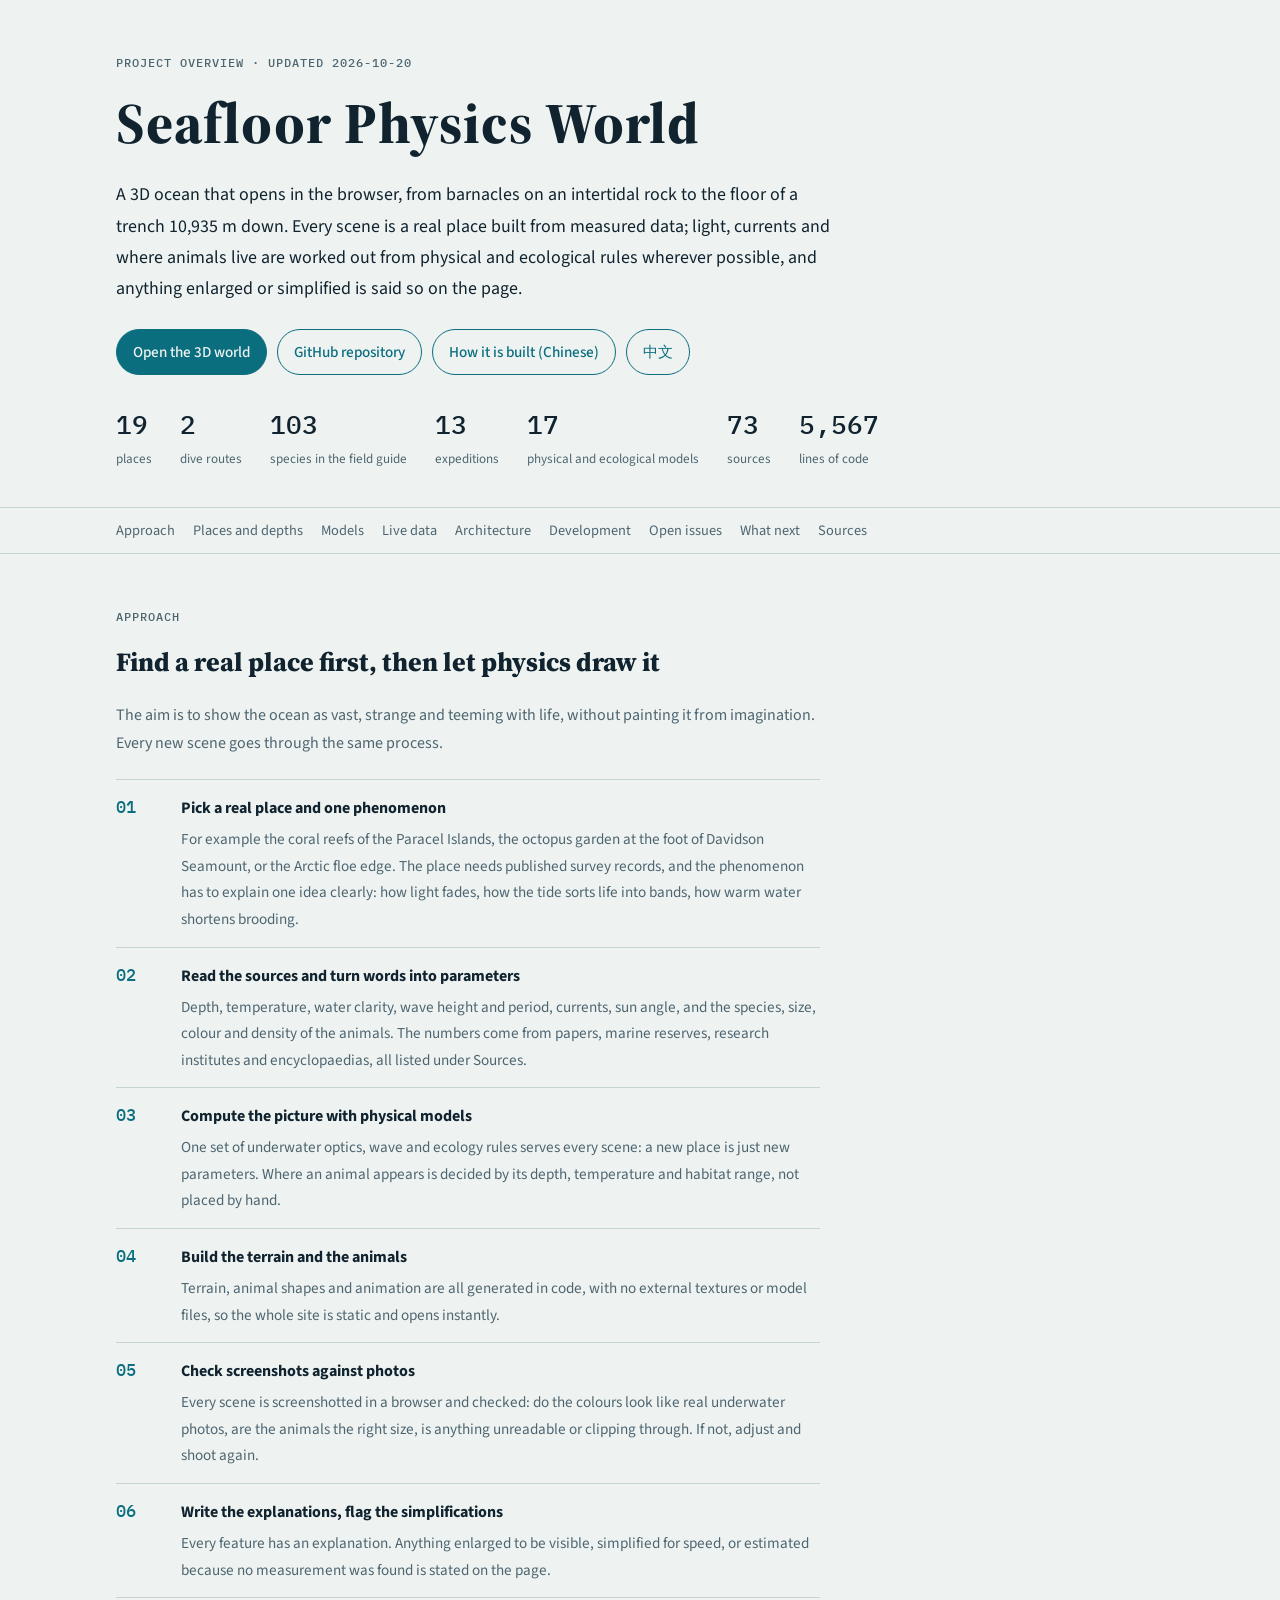
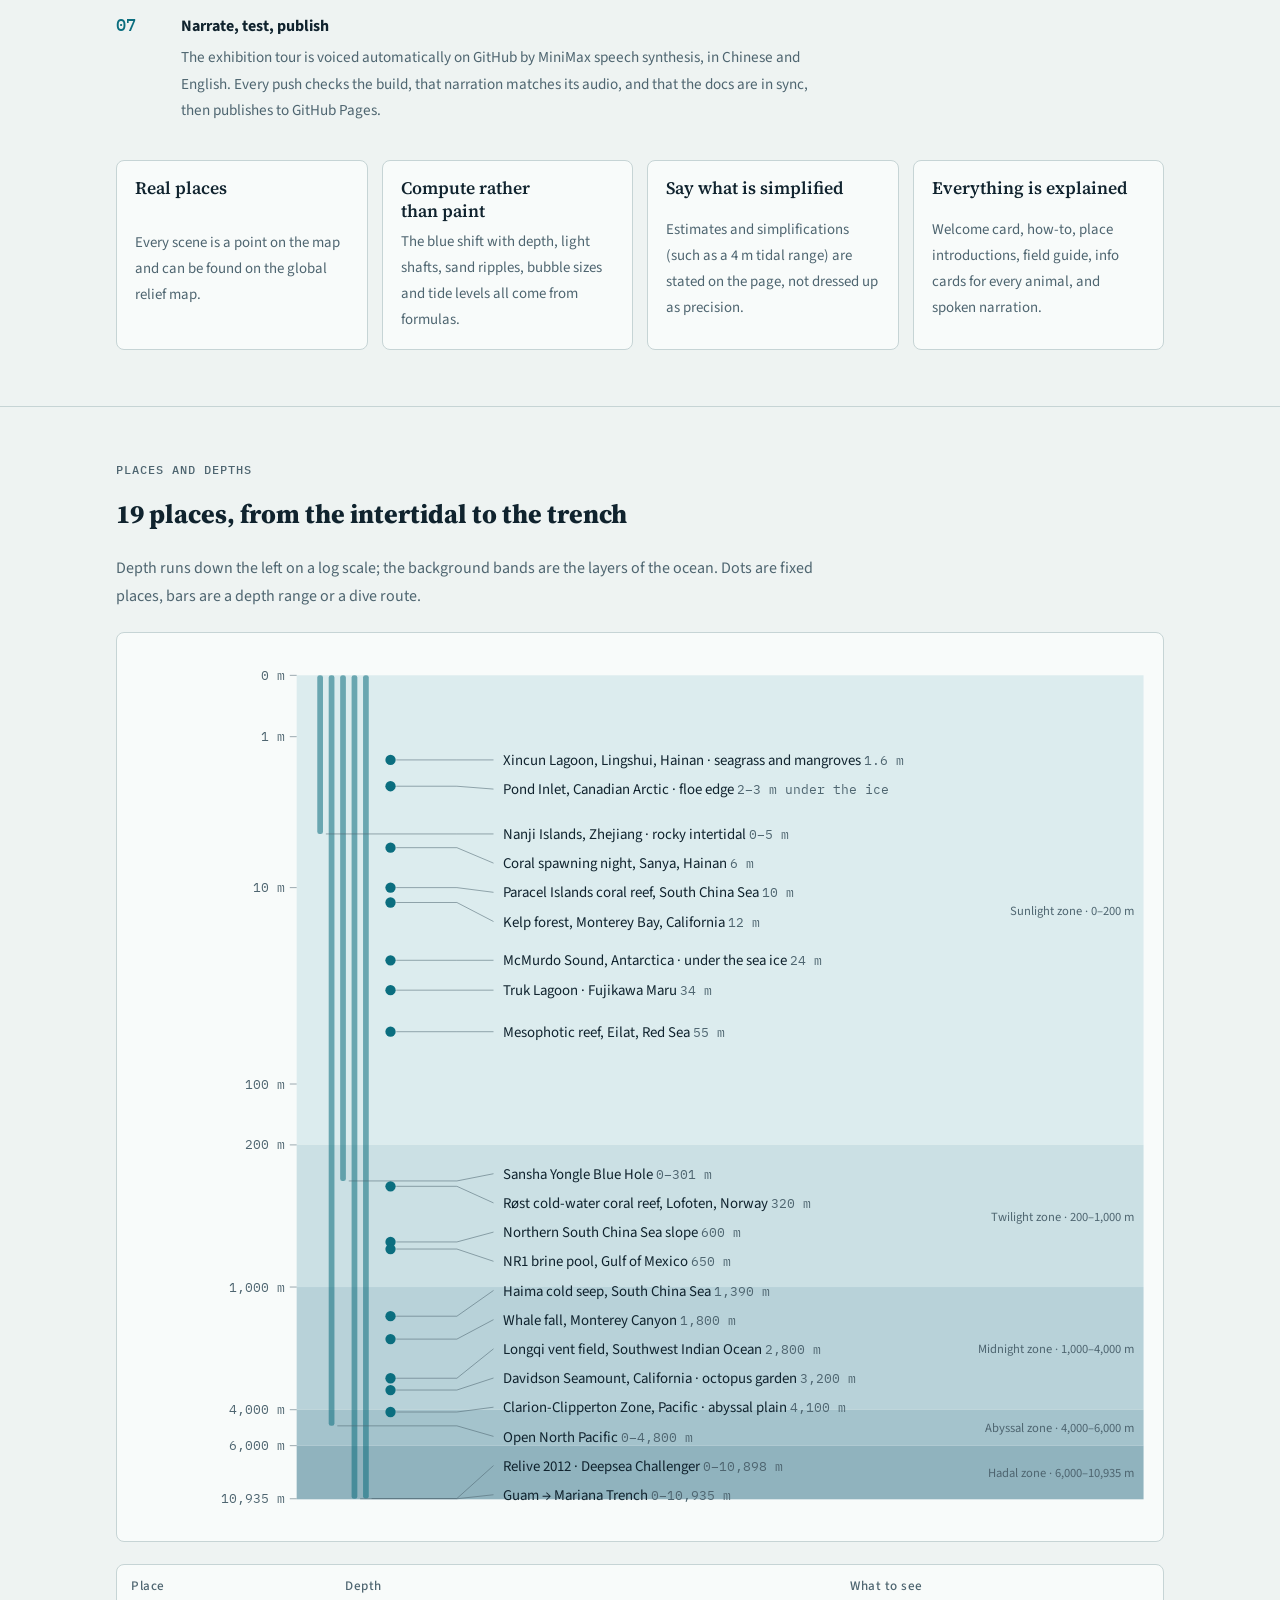
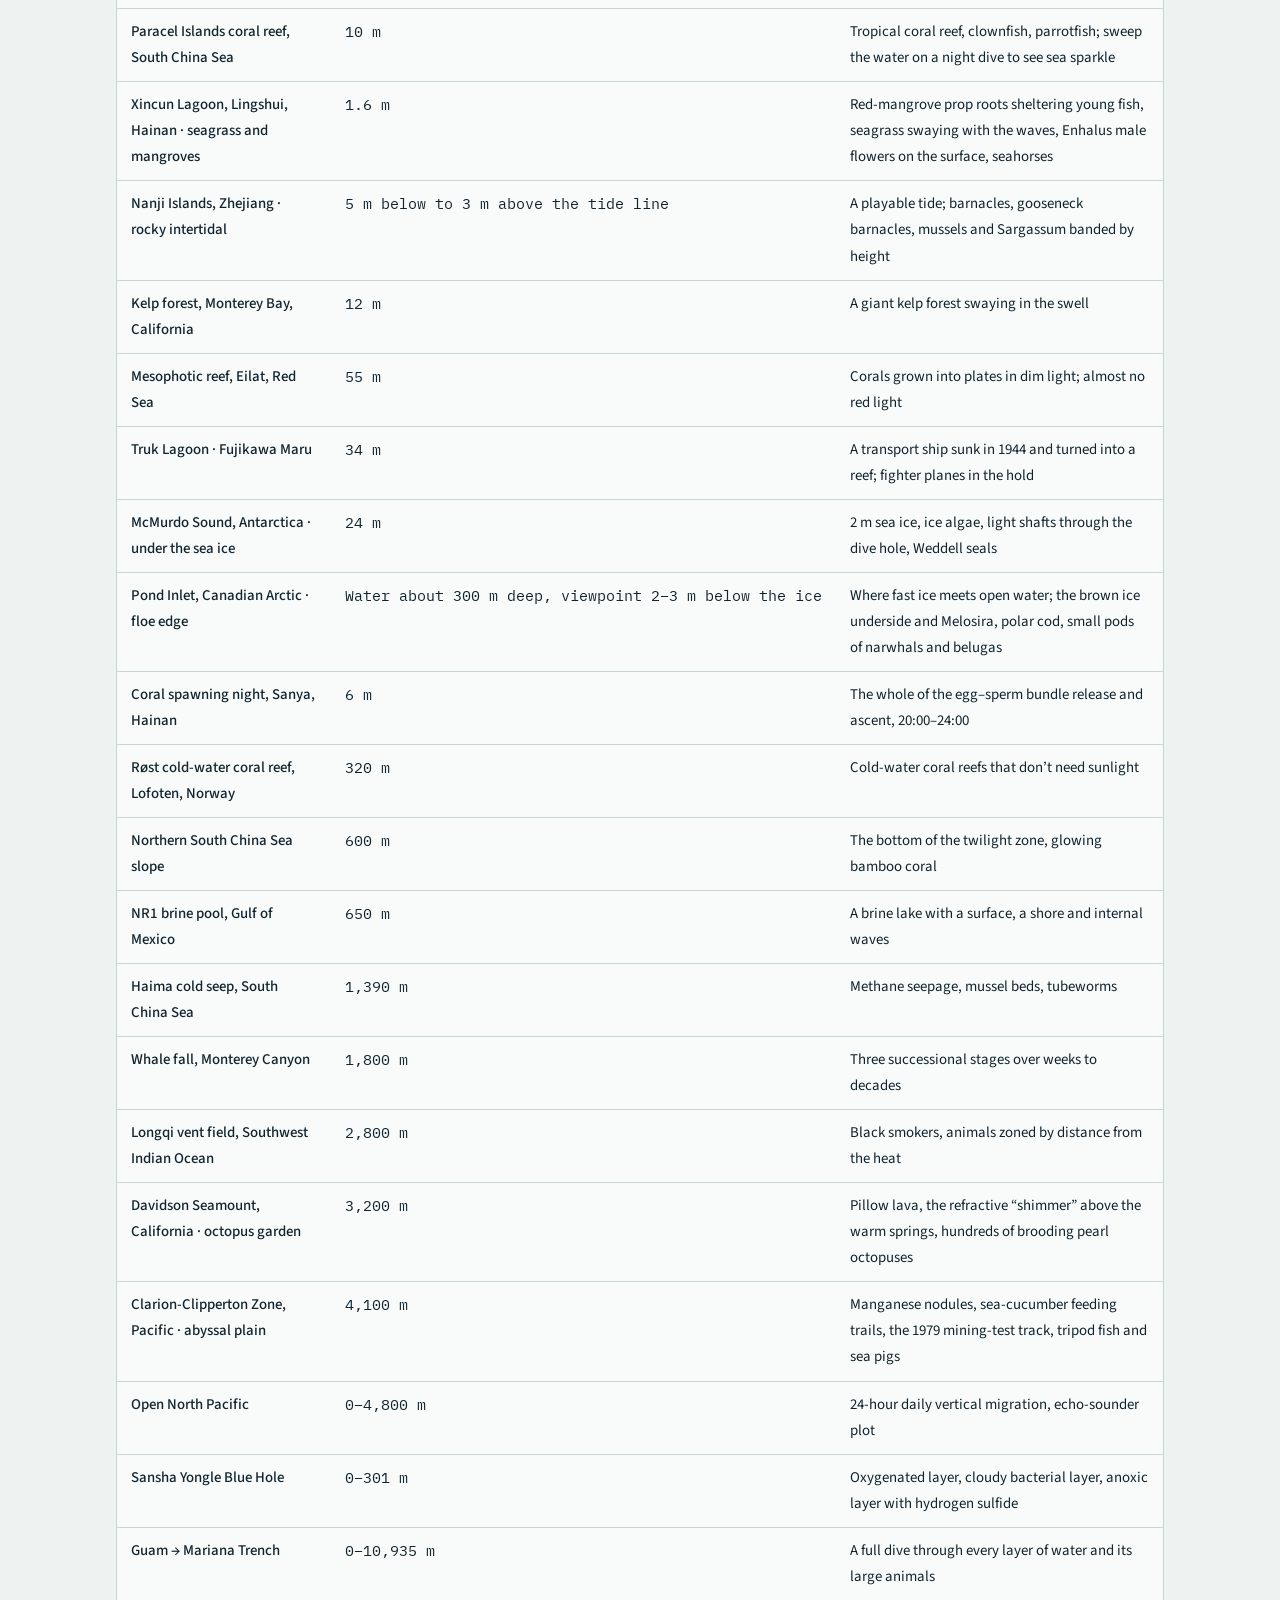
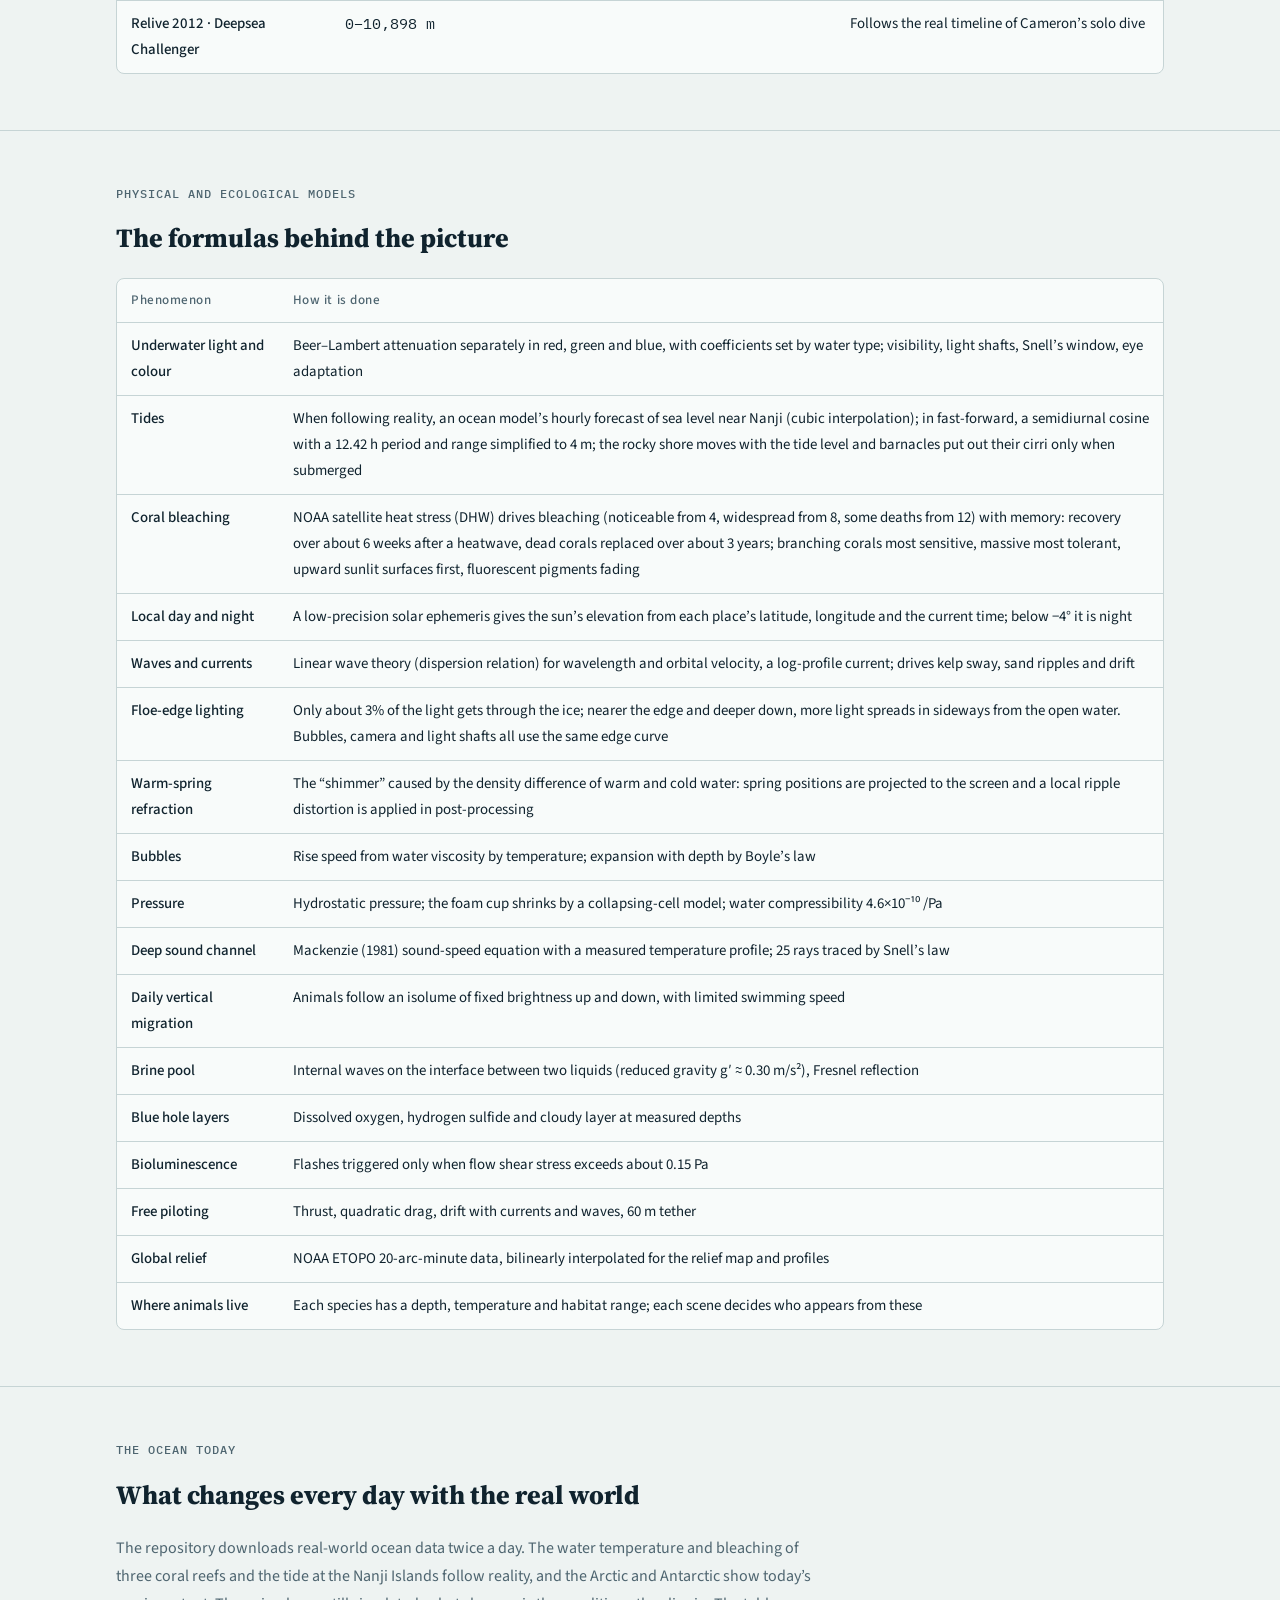
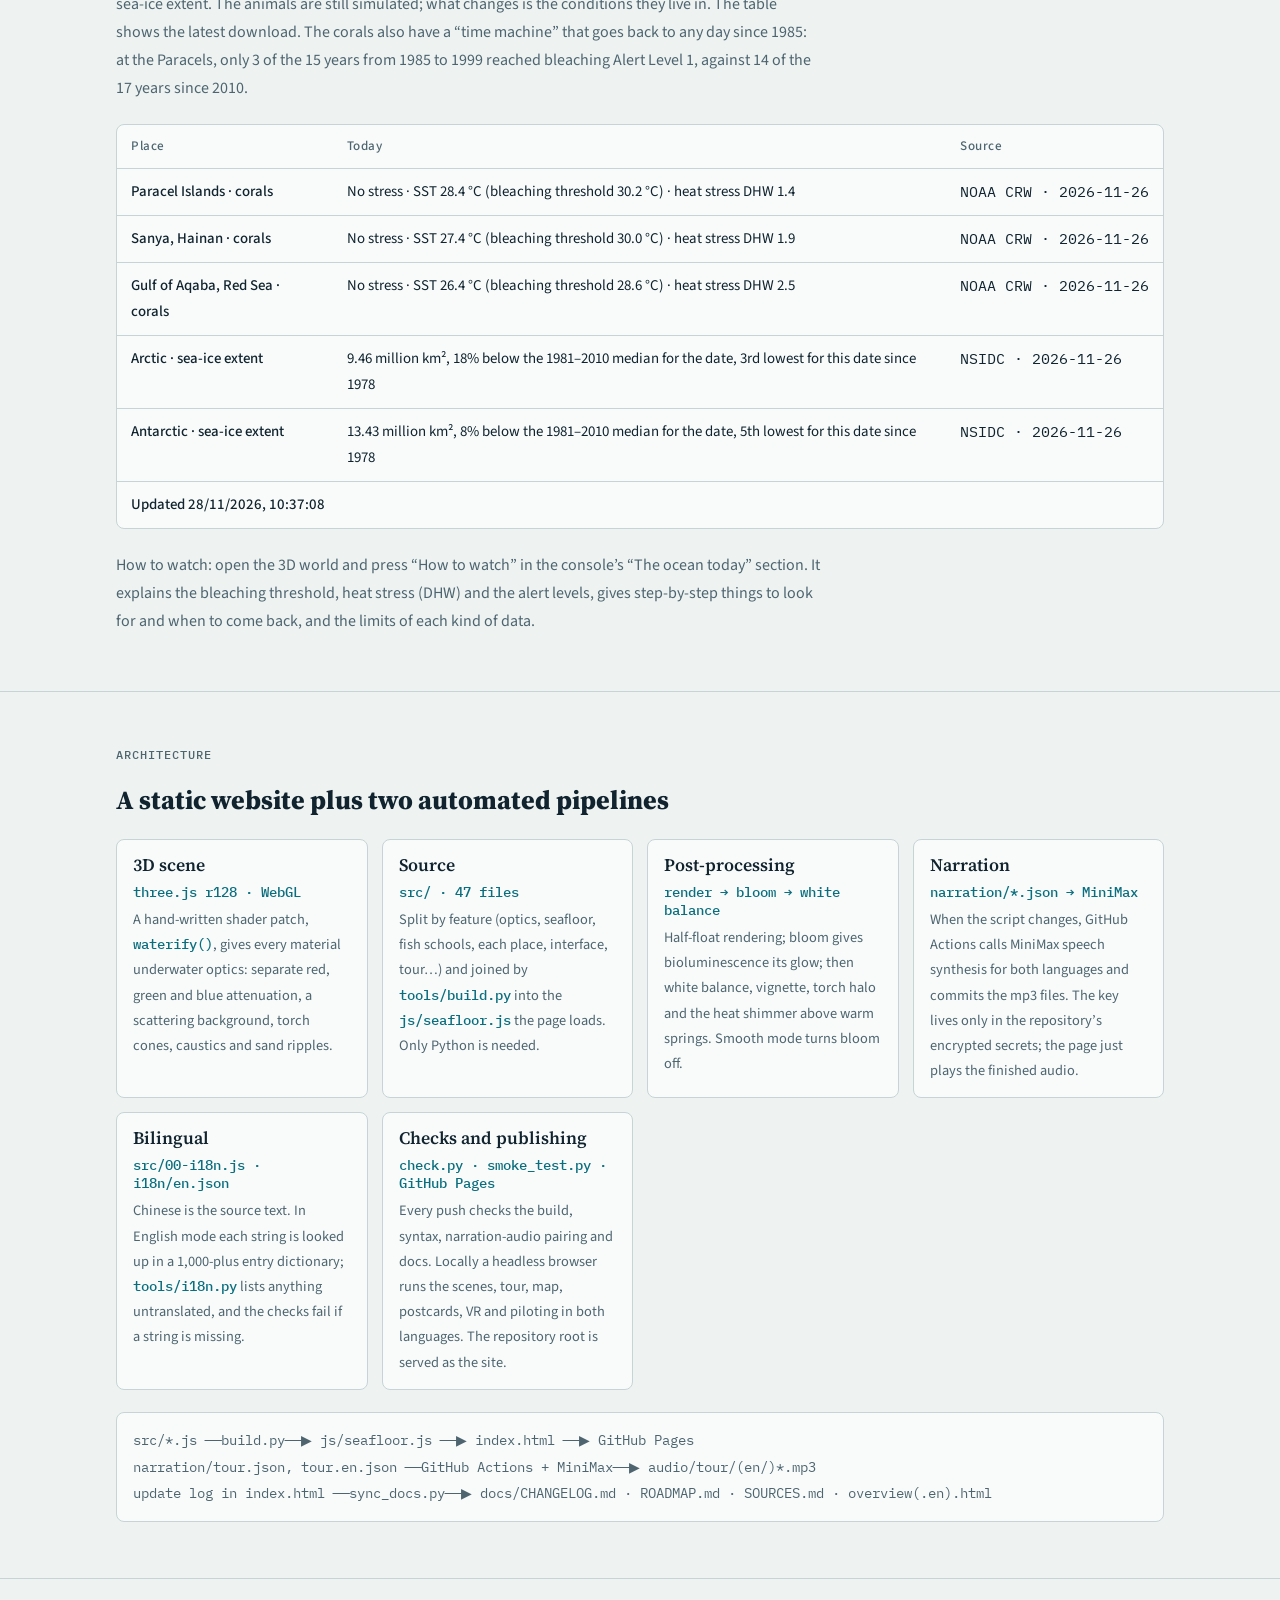
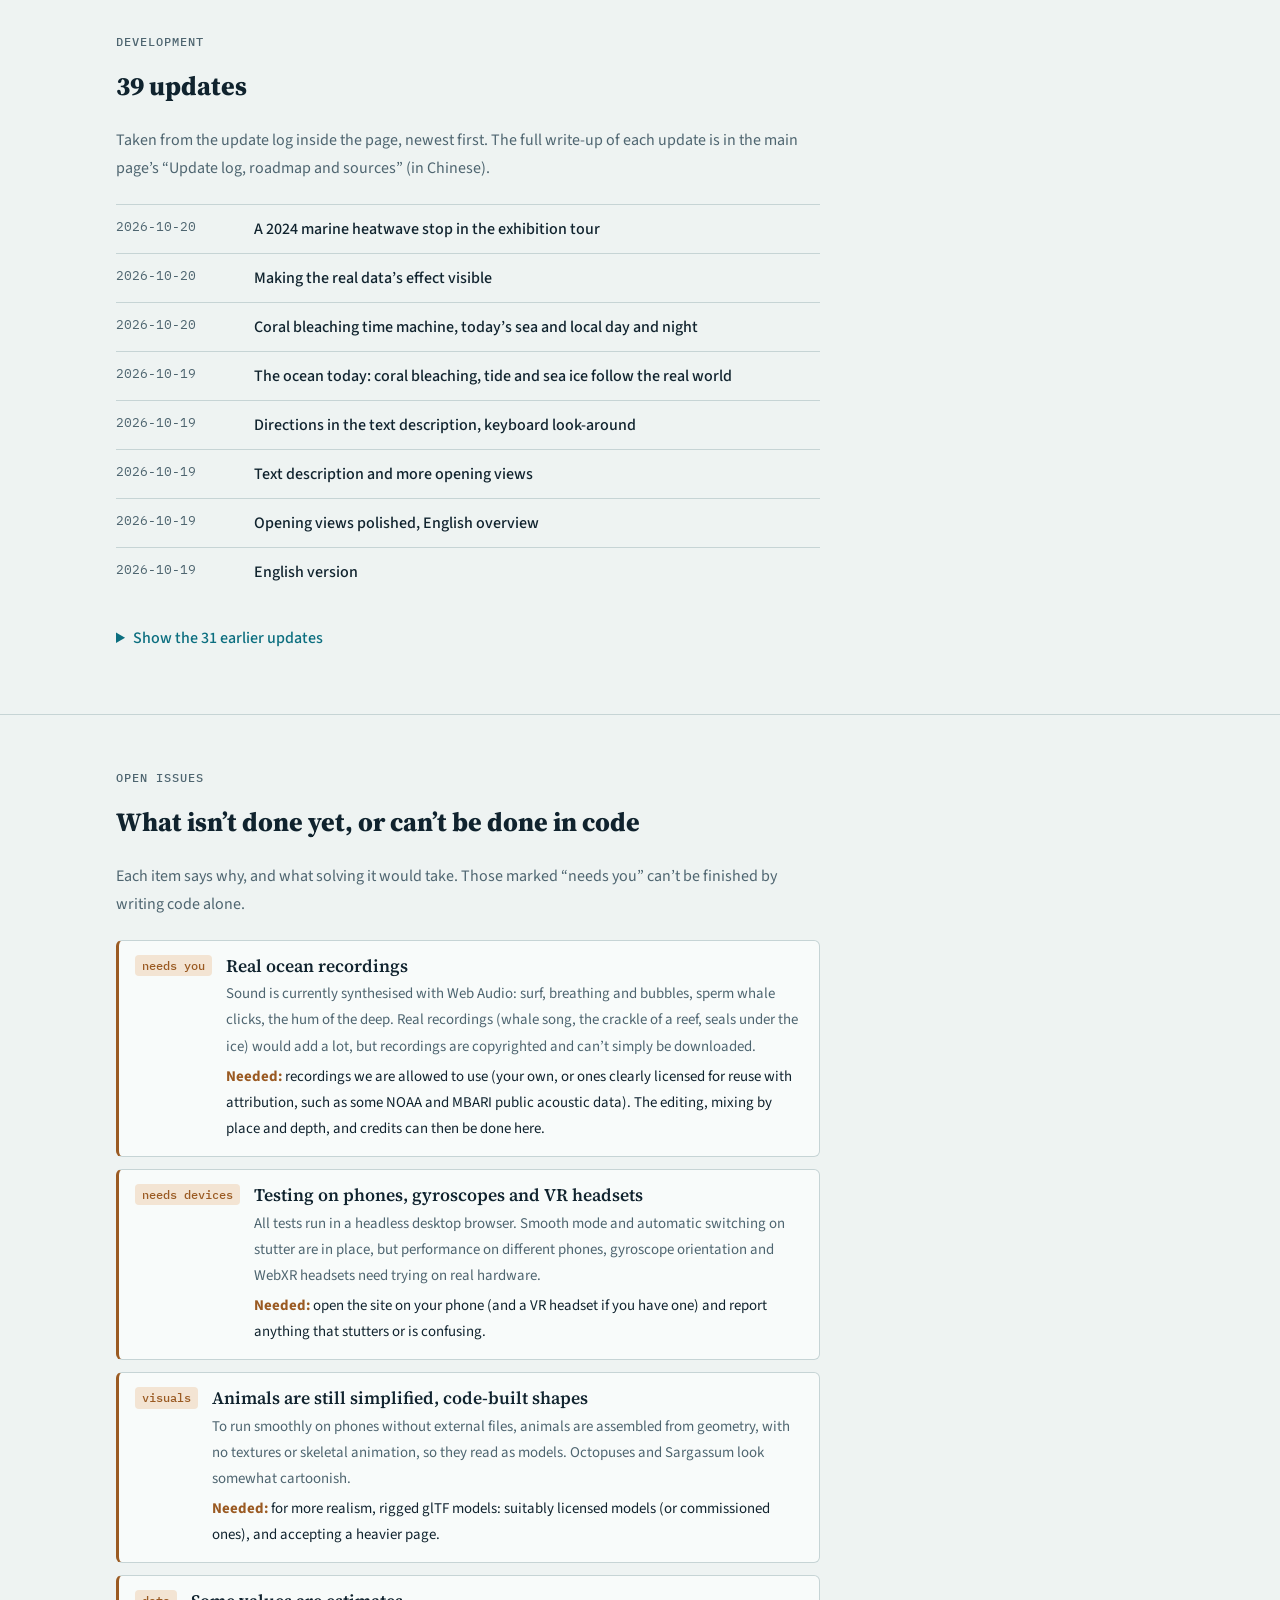
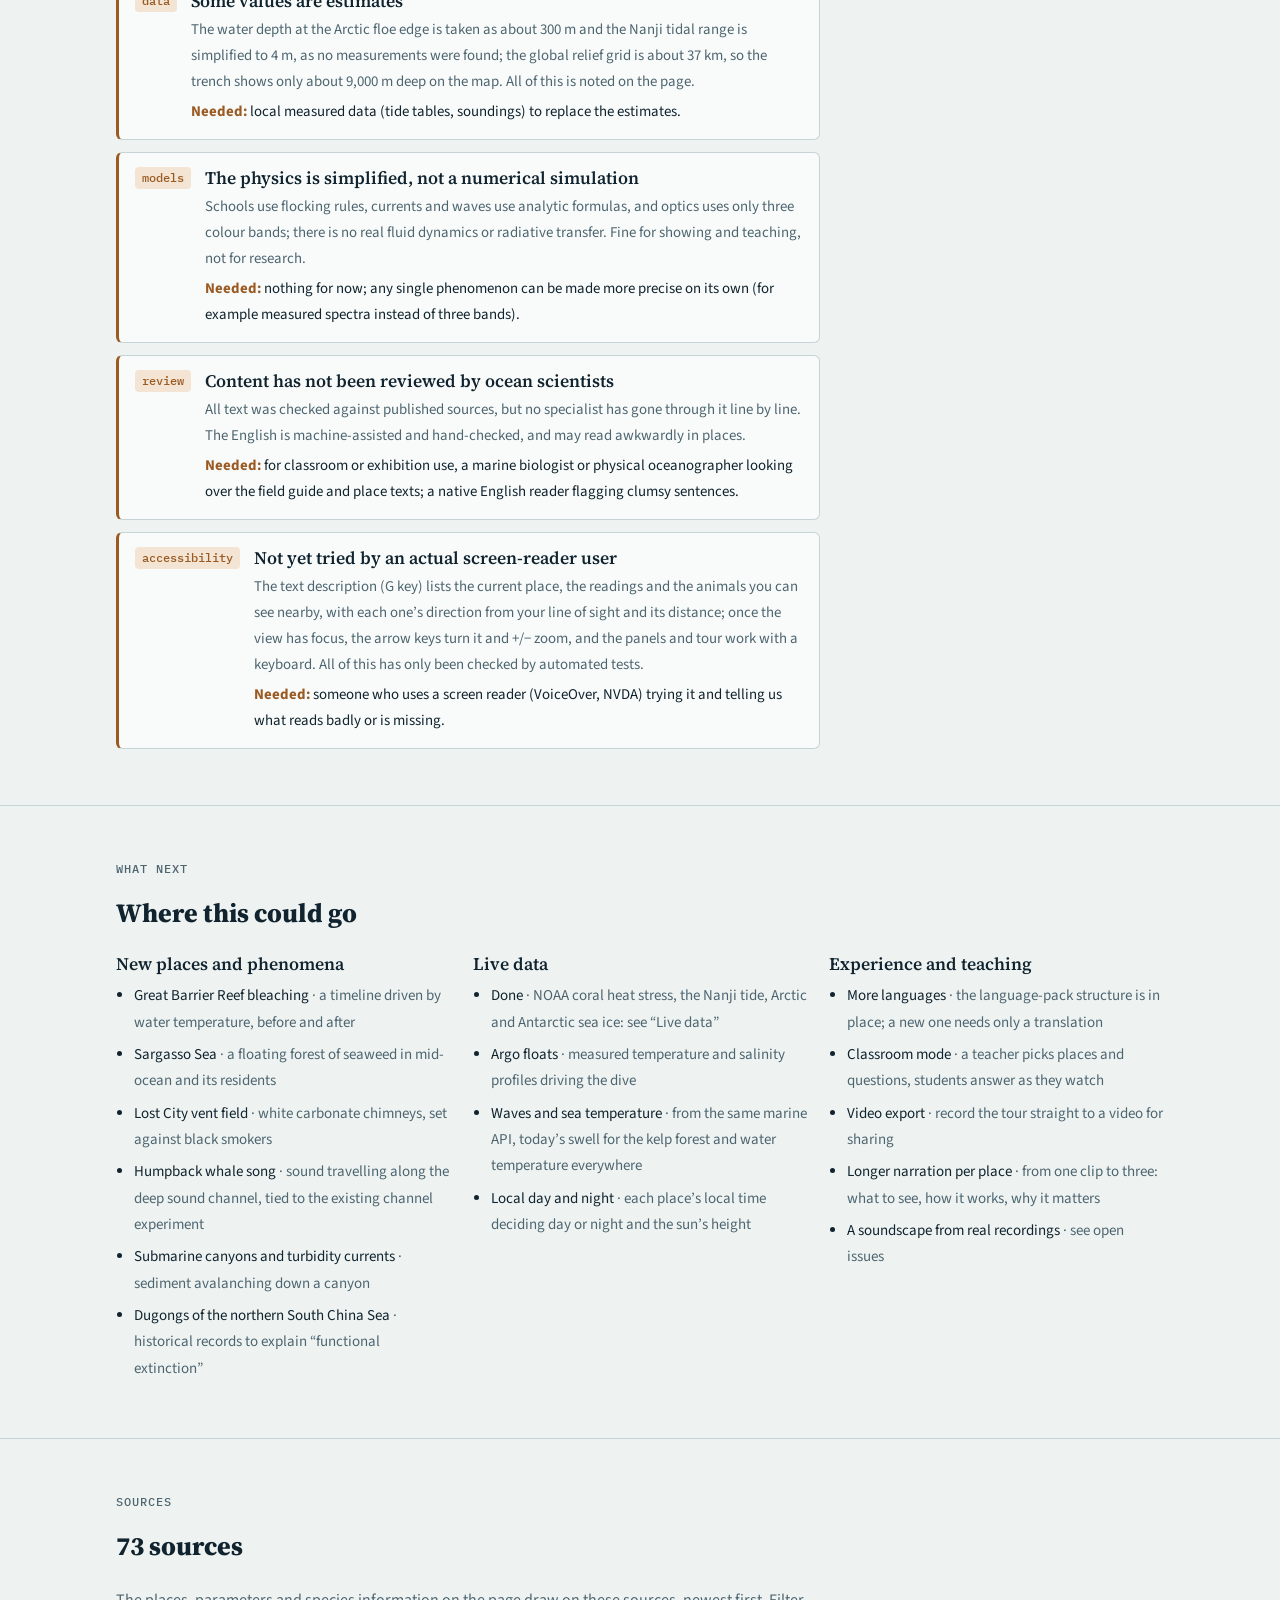
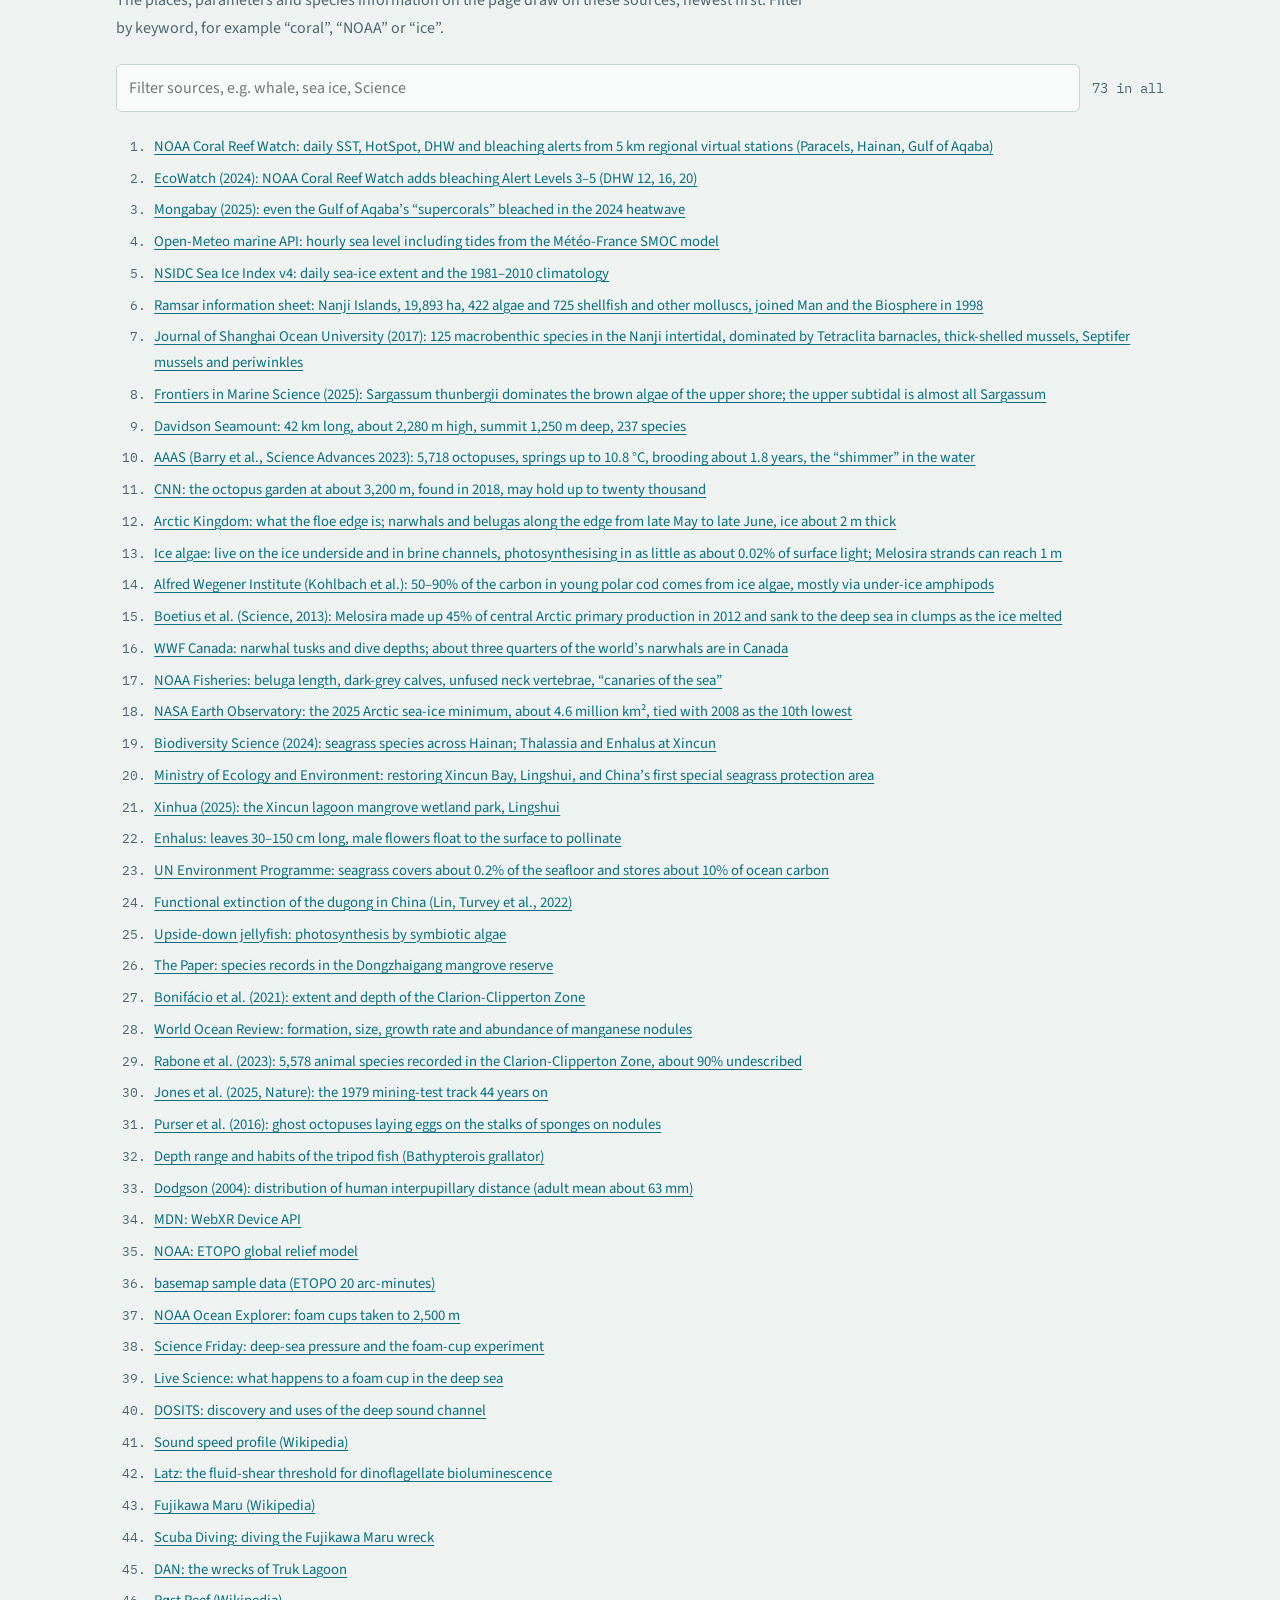
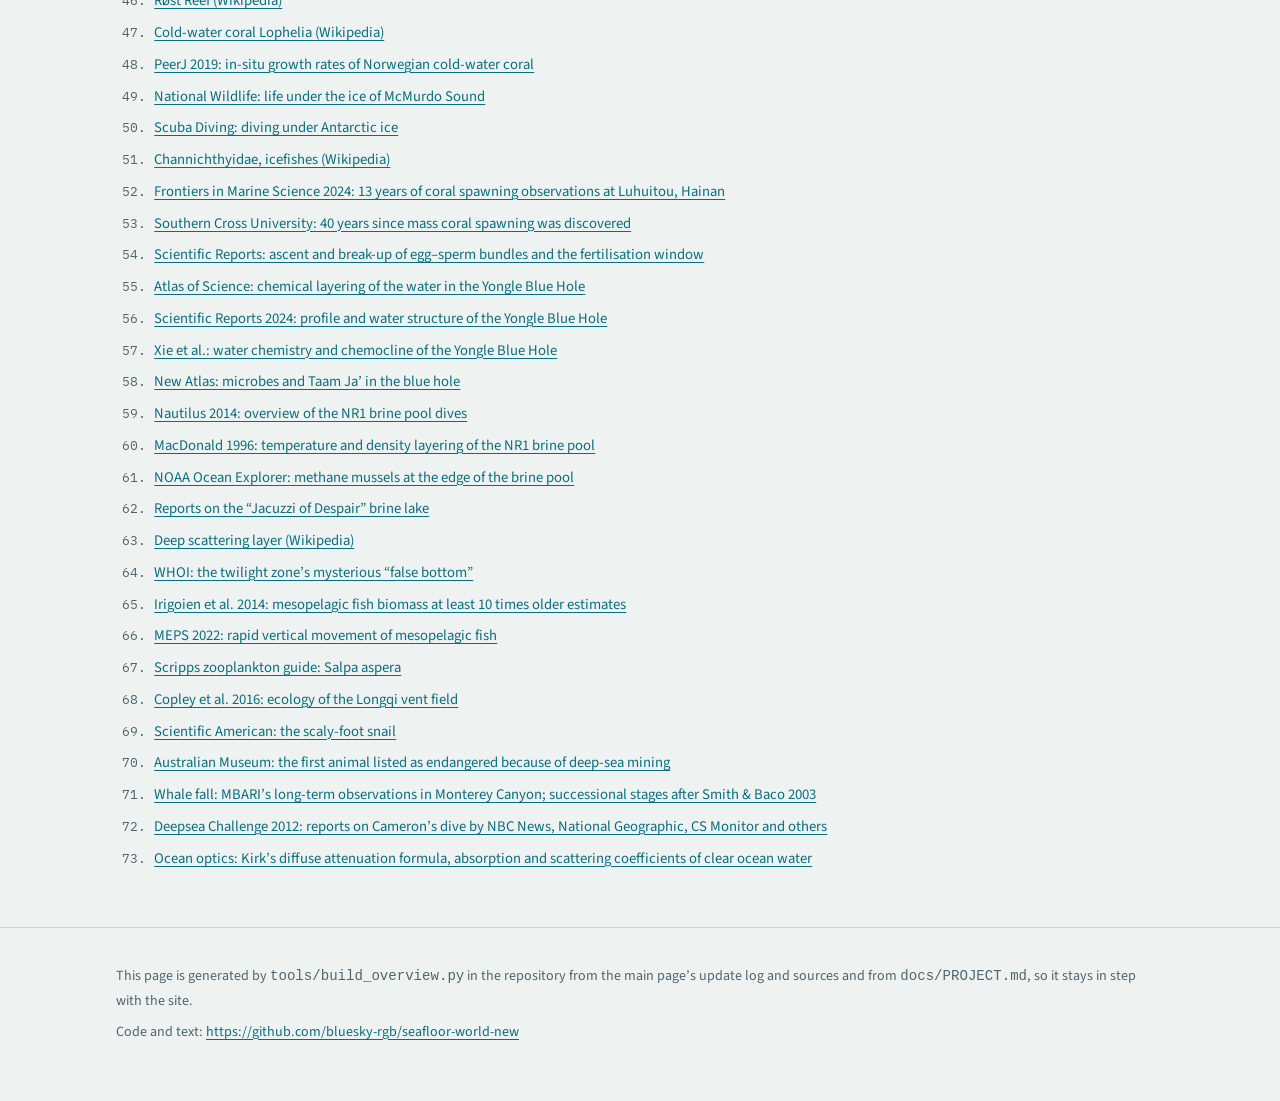
<file: overview.en.html>
<!doctype html>
<html lang="en">
<!-- Generated by tools/build_overview.py from docs/overview.en.tpl.html; do not edit by hand. -->
<head>
<meta charset="utf-8">
<meta name="viewport" content="width=device-width,initial-scale=1,viewport-fit=cover">
<meta name="description" content="Seafloor Physics World project overview: research approach, places and depths, physical models, architecture, development, open issues, ideas and sources.">
<link rel="icon" href="assets/icon.svg" type="image/svg+xml">
<style>:root{padding-top:env(safe-area-inset-top,0px);padding-bottom:env(safe-area-inset-bottom,0px)}img{max-width:100%}[hidden]{display:none!important}</style>
<title>Seafloor World Overview</title>
<meta name="claude:viewport-fit-sides" content="cover">
<link rel="preconnect" href="https://fonts.googleapis.com">
<link rel="stylesheet" href="https://fonts.googleapis.com/css2?family=Source+Serif+4:opsz,wght@8..60,600;8..60,800&family=Source+Sans+3:wght@400;500;700&family=IBM+Plex+Mono:wght@400;500&display=swap">
<style>
/* Layout: one reading column (~44em) inside a wider frame for the depth chart and tables; a horizontal section index under the masthead.
   Palette after a printed bathymetric chart: pale sea-chart paper, navy ink, sounding teal, and amber for open questions. */
:root{
  --paper:#eef3f2; --panel:#f8fbfa; --ink:#10232e; --muted:#4e6570; --rule:#c6d4d5;
  --teal:#0b6e7f; --teal-soft:#d5e8ea; --amber:#9a5a22; --amber-soft:#f3e4d3;
  --z1:#dcecee; --z2:#cbe0e4; --z3:#b8d2d9; --z4:#a4c3cc; --z5:#90b3be;
  --display:"Source Serif 4",Georgia,serif;
  --body:"Source Sans 3",system-ui,-apple-system,"Segoe UI",sans-serif;
  --mono:"IBM Plex Mono",ui-monospace,"SFMono-Regular",Menlo,monospace;
}
@media (prefers-color-scheme: dark){:root:not([data-theme="light"]){
  --paper:#0b1820; --panel:#112430; --ink:#dce8ea; --muted:#93aab1; --rule:#24414c;
  --teal:#56c3cf; --teal-soft:#16343d; --amber:#e3a66b; --amber-soft:#3a2a1b;
  --z1:#173845; --z2:#132f3b; --z3:#0f2630; --z4:#0b1d26; --z5:#08151c; color-scheme:dark}}
:root[data-theme="dark"]{
  --paper:#0b1820; --panel:#112430; --ink:#dce8ea; --muted:#93aab1; --rule:#24414c;
  --teal:#56c3cf; --teal-soft:#16343d; --amber:#e3a66b; --amber-soft:#3a2a1b;
  --z1:#173845; --z2:#132f3b; --z3:#0f2630; --z4:#0b1d26; --z5:#08151c; color-scheme:dark}
*{box-sizing:border-box}
body{background:var(--paper);color:var(--ink);font:400 16px/1.75 var(--body);margin:0}
.wrap{max-width:1080px;margin:0 auto;padding-left:max(16px,env(safe-area-inset-left,0px));padding-right:max(16px,env(safe-area-inset-right,0px))}
.col{max-width:44em}
a{color:var(--teal);text-underline-offset:3px}
a:focus-visible,button:focus-visible,input:focus-visible{outline:2px solid var(--teal);outline-offset:2px}
h1,h2,h3{font-family:var(--display);text-wrap:balance;line-height:1.3;margin:0}
h2{font-size:1.65rem;font-weight:800}
h3{font-size:1.1rem;font-weight:600}
p{margin:0}
.eyebrow{font:500 .78rem/1 var(--mono);letter-spacing:.08em;color:var(--muted);text-transform:uppercase}
/* masthead */
header.top{border-bottom:1px solid var(--rule)}
header.top .wrap{padding-block:56px 36px;display:grid;gap:18px}
h1{font-size:clamp(2.2rem,6vw,3.6rem);font-weight:800;letter-spacing:.02em}
.lead{font-size:1.12rem;color:var(--ink);max-width:40em}
.links{display:flex;flex-wrap:wrap;gap:10px;margin-top:6px}
.btn{display:inline-flex;align-items:center;gap:6px;padding:9px 16px;border:1px solid var(--teal);border-radius:999px;text-decoration:none;font-weight:500;font-size:.95rem}
.btn.pri{background:var(--teal);color:var(--paper)}
.stats{display:flex;flex-wrap:wrap;gap:8px 28px;margin-top:10px;font-family:var(--mono)}
.stats div{display:grid}
.stats b{font-size:1.6rem;font-weight:500;font-variant-numeric:tabular-nums}
.stats span{font-family:var(--body);font-size:.82rem;color:var(--muted)}
/* section index */
nav.idx{position:sticky;top:env(safe-area-inset-top,0px);z-index:5;background:var(--paper);border-bottom:1px solid var(--rule)}
body::before{content:"";position:fixed;inset:0 0 auto;height:env(safe-area-inset-top,0px);z-index:10;background:var(--paper)}
nav.idx .wrap{display:flex;gap:18px;overflow-x:auto;padding-block:10px;scrollbar-width:none}
nav.idx a{white-space:nowrap;text-decoration:none;color:var(--muted);font-size:.9rem}
nav.idx a:hover{color:var(--teal)}
section{padding-block:56px;border-bottom:1px solid var(--rule)}
section .wrap{display:grid;gap:22px}
.sub{color:var(--muted)}
/* method: a real sequence */
ol.steps{list-style:none;margin:0;padding:0;display:grid;gap:0;counter-reset:s}
ol.steps li{counter-increment:s;display:grid;grid-template-columns:3.2em 1fr;gap:4px 14px;padding:14px 0;border-top:1px solid var(--rule)}
ol.steps li::before{content:counter(s,decimal-leading-zero);font:500 1.05rem/1.6 var(--mono);color:var(--teal);grid-row:span 2}
ol.steps li b{font-weight:700}
ol.steps li p{color:var(--muted);font-size:.95rem}
.principles{display:grid;grid-template-columns:repeat(auto-fit,minmax(240px,1fr));gap:14px}
.principles div{background:var(--panel);border:1px solid var(--rule);border-radius:8px;padding:16px 18px;display:grid;gap:6px}
.principles p{font-size:.93rem;color:var(--muted)}
/* depth chart */
.chart{overflow-x:auto;background:var(--panel);border:1px solid var(--rule);border-radius:8px;padding:8px}
.chart svg{display:block;min-width:620px;width:100%;height:auto}
.chart text{font-family:var(--body);fill:var(--ink)}
.chart .ax{font-family:var(--mono);fill:var(--muted);font-size:11px}
.chart .zl{font-size:11px;fill:var(--muted)}
.chart .lead-line{stroke:var(--muted);stroke-width:.8;fill:none;opacity:.6}
.chart .dot{fill:var(--teal)}
.chart .bar{fill:var(--teal);opacity:.55}
.chart .z1{fill:var(--z1)}.chart .z2{fill:var(--z2)}.chart .z3{fill:var(--z3)}.chart .z4{fill:var(--z4)}.chart .z5{fill:var(--z5)}
/* tables */
.tbl{overflow-x:auto;border:1px solid var(--rule);border-radius:8px;background:var(--panel)}
table{border-collapse:collapse;width:100%;font-size:.93rem}
th,td{text-align:left;vertical-align:top;padding:10px 14px;border-bottom:1px solid var(--rule)}
th{font-weight:500;color:var(--muted);font-size:.82rem;letter-spacing:.04em;white-space:nowrap}
tr:last-child td{border-bottom:0}
td.num{font-family:var(--mono);white-space:nowrap;font-variant-numeric:tabular-nums}
td:first-child{font-weight:500;min-width:9em}
/* architecture */
.arch{display:grid;grid-template-columns:repeat(auto-fit,minmax(220px,1fr));gap:14px}
.arch .box{border:1px solid var(--rule);border-radius:8px;background:var(--panel);padding:14px 16px;display:grid;gap:6px;align-content:start}
.arch .box code{font:500 .85rem var(--mono);color:var(--teal)}
.arch .box p{font-size:.9rem;color:var(--muted)}
.flow{font:400 .88rem/1.9 var(--mono);color:var(--muted);background:var(--panel);border:1px solid var(--rule);border-radius:8px;padding:14px 16px;overflow-x:auto;white-space:pre}
/* timeline */
ol.tl{list-style:none;margin:0;padding:0;display:grid}
ol.tl li{display:grid;grid-template-columns:7.6em 1fr;gap:4px 16px;padding:10px 0;border-top:1px solid var(--rule)}
ol.tl time{font:400 .82rem/1.9 var(--mono);color:var(--muted);font-variant-numeric:tabular-nums}
ol.tl p{font-size:.9rem;color:var(--muted)}
ol.tl b{font-weight:500}
details.more>summary{cursor:pointer;color:var(--teal);font-weight:500;padding:6px 0}
/* open issues */
.issues{display:grid;gap:12px}
.issue{display:grid;grid-template-columns:auto 1fr;gap:4px 14px;background:var(--panel);border:1px solid var(--rule);border-left:3px solid var(--amber);border-radius:6px;padding:14px 16px}
.issue .tag{grid-row:span 3;font:500 .74rem/1 var(--mono);color:var(--amber);background:var(--amber-soft);padding:5px 7px;border-radius:4px;align-self:start;white-space:nowrap}
.issue p{font-size:.93rem;color:var(--muted)}
.issue p.need{color:var(--ink)}
.issue p.need::before{content:"Needed: ";font-weight:700;color:var(--amber)}
/* ideas */
.ideas{display:grid;grid-template-columns:repeat(auto-fit,minmax(300px,1fr));gap:22px}
.ideas h3{margin-bottom:8px}
.ideas ul{margin:0;padding-left:1.2em;display:grid;gap:6px;font-size:.94rem}
.ideas li span{color:var(--muted)}
/* sources */
.srcbar{display:flex;flex-wrap:wrap;gap:12px;align-items:center}
.srcbar input{flex:1 1 260px;min-width:0;padding:9px 12px;border:1px solid var(--rule);border-radius:6px;background:var(--panel);color:var(--ink);font:inherit}
.srcbar span{font:.85rem var(--mono);color:var(--muted)}
ol.src{margin:0;padding-left:2.6em;display:grid;gap:6px;font-size:.92rem;columns:1}
ol.src li::marker{font-family:var(--mono);color:var(--muted);font-size:.8rem}
ol.src a{word-break:break-word}
footer .wrap{padding-block:36px 56px;color:var(--muted);font-size:.88rem;display:grid;gap:6px}
@media (prefers-reduced-motion:no-preference){html{scroll-behavior:smooth}}
@media (max-width:560px){ol.tl li{grid-template-columns:1fr}ol.steps li{grid-template-columns:2.4em 1fr}}
</style>
</head>
<body>
<header class="top"><div class="wrap">
  <p class="eyebrow">Project overview · updated 2026-10-20</p>
  <h1>Seafloor Physics World</h1>
  <p class="lead">A 3D ocean that opens in the browser, from barnacles on an intertidal rock to the floor of a trench 10,935 m down. Every scene is a real place built from measured data; light, currents and where animals live are worked out from physical and ecological rules wherever possible, and anything enlarged or simplified is said so on the page.</p>
  <div class="links">
    <a class="btn pri" href="https://bluesky-rgb.github.io/seafloor-world-new/?lang=en" target="_blank" rel="noopener">Open the 3D world</a>
    <a class="btn" href="https://github.com/bluesky-rgb/seafloor-world-new" target="_blank" rel="noopener">GitHub repository</a>
    <a class="btn" href="https://github.com/bluesky-rgb/seafloor-world-new/blob/main/docs/ARCHITECTURE.md" target="_blank" rel="noopener">How it is built (Chinese)</a>
    <a class="btn" href="overview.html" lang="zh-CN">中文</a>
  </div>
  <div class="stats"><div><b>19</b><span>places</span></div><div><b>2</b><span>dive routes</span></div><div><b>103</b><span>species in the field guide</span></div><div><b>13</b><span>expeditions</span></div><div><b>17</b><span>physical and ecological models</span></div><div><b>73</b><span>sources</span></div><div><b>5,567</b><span>lines of code</span></div></div>
</div></header>

<nav class="idx" aria-label="Sections"><div class="wrap">
  <a href="#method">Approach</a><a href="#sites">Places and depths</a><a href="#models">Models</a><a href="#live">Live data</a><a href="#arch">Architecture</a><a href="#timeline">Development</a><a href="#issues">Open issues</a><a href="#ideas">What next</a><a href="#sources">Sources</a>
</div></nav>

<section id="method"><div class="wrap">
  <p class="eyebrow">Approach</p>
  <h2>Find a real place first, then let physics draw it</h2>
  <p class="col sub">The aim is to show the ocean as vast, strange and teeming with life, without painting it from imagination. Every new scene goes through the same process.</p>
  <ol class="steps col">
    <li><b>Pick a real place and one phenomenon</b><p>For example the coral reefs of the Paracel Islands, the octopus garden at the foot of Davidson Seamount, or the Arctic floe edge. The place needs published survey records, and the phenomenon has to explain one idea clearly: how light fades, how the tide sorts life into bands, how warm water shortens brooding.</p></li>
    <li><b>Read the sources and turn words into parameters</b><p>Depth, temperature, water clarity, wave height and period, currents, sun angle, and the species, size, colour and density of the animals. The numbers come from papers, marine reserves, research institutes and encyclopaedias, all listed under Sources.</p></li>
    <li><b>Compute the picture with physical models</b><p>One set of underwater optics, wave and ecology rules serves every scene: a new place is just new parameters. Where an animal appears is decided by its depth, temperature and habitat range, not placed by hand.</p></li>
    <li><b>Build the terrain and the animals</b><p>Terrain, animal shapes and animation are all generated in code, with no external textures or model files, so the whole site is static and opens instantly.</p></li>
    <li><b>Check screenshots against photos</b><p>Every scene is screenshotted in a browser and checked: do the colours look like real underwater photos, are the animals the right size, is anything unreadable or clipping through. If not, adjust and shoot again.</p></li>
    <li><b>Write the explanations, flag the simplifications</b><p>Every feature has an explanation. Anything enlarged to be visible, simplified for speed, or estimated because no measurement was found is stated on the page.</p></li>
    <li><b>Narrate, test, publish</b><p>The exhibition tour is voiced automatically on GitHub by MiniMax speech synthesis, in Chinese and English. Every push checks the build, that narration matches its audio, and that the docs are in sync, then publishes to GitHub Pages.</p></li>
  </ol>
  <div class="principles">
    <div><h3>Real places</h3><p>Every scene is a point on the map and can be found on the global relief map.</p></div>
    <div><h3>Compute rather than paint</h3><p>The blue shift with depth, light shafts, sand ripples, bubble sizes and tide levels all come from formulas.</p></div>
    <div><h3>Say what is simplified</h3><p>Estimates and simplifications (such as a 4 m tidal range) are stated on the page, not dressed up as precision.</p></div>
    <div><h3>Everything is explained</h3><p>Welcome card, how-to, place introductions, field guide, info cards for every animal, and spoken narration.</p></div>
  </div>
</div></section>

<section id="sites"><div class="wrap">
  <p class="eyebrow">Places and depths</p>
  <h2>19 places, from the intertidal to the trench</h2>
  <p class="col sub">Depth runs down the left on a log scale; the background bands are the layers of the ocean. Dots are fixed places, bars are a depth range or a dive route.</p>
  <div class="chart"><svg viewBox="0 0 900 780" role="img" aria-label="Depth of each place (log scale)"><rect class="z1" x="150" y="30.0" width="740" height="410.3"/><text class="zl" x="882" y="239.2" text-anchor="end">Sunlight zone · 0–200 m</text><rect class="z2" x="150" y="440.3" width="740" height="124.2"/><text class="zl" x="882" y="506.4" text-anchor="end">Twilight zone · 200–1,000 m</text><rect class="z3" x="150" y="564.5" width="740" height="107.2"/><text class="zl" x="882" y="622.1" text-anchor="end">Midnight zone · 1,000–4,000 m</text><rect class="z4" x="150" y="671.7" width="740" height="31.4"/><text class="zl" x="882" y="691.4" text-anchor="end">Abyssal zone · 4,000–6,000 m</text><rect class="z5" x="150" y="703.1" width="740" height="46.9"/><text class="zl" x="882" y="730.6" text-anchor="end">Hadal zone · 6,000–10,935 m</text><line x1="144" x2="150" y1="30.0" y2="30.0" class="lead-line"/><text class="ax" x="140" y="34.0" text-anchor="end">0 m</text><line x1="144" x2="150" y1="83.6" y2="83.6" class="lead-line"/><text class="ax" x="140" y="87.6" text-anchor="end">1 m</text><line x1="144" x2="150" y1="215.5" y2="215.5" class="lead-line"/><text class="ax" x="140" y="219.5" text-anchor="end">10 m</text><line x1="144" x2="150" y1="387.1" y2="387.1" class="lead-line"/><text class="ax" x="140" y="391.1" text-anchor="end">100 m</text><line x1="144" x2="150" y1="440.3" y2="440.3" class="lead-line"/><text class="ax" x="140" y="444.3" text-anchor="end">200 m</text><line x1="144" x2="150" y1="564.5" y2="564.5" class="lead-line"/><text class="ax" x="140" y="568.5" text-anchor="end">1,000 m</text><line x1="144" x2="150" y1="671.7" y2="671.7" class="lead-line"/><text class="ax" x="140" y="675.7" text-anchor="end">4,000 m</text><line x1="144" x2="150" y1="703.1" y2="703.1" class="lead-line"/><text class="ax" x="140" y="707.1" text-anchor="end">6,000 m</text><line x1="144" x2="150" y1="749.5" y2="749.5" class="lead-line"/><text class="ax" x="140" y="753.5" text-anchor="end">10,935 m</text><rect class="bar" x="168" y="30.0" width="5" height="138.6" rx="2"/><rect class="bar" x="178" y="30.0" width="5" height="655.8" rx="2"/><rect class="bar" x="188" y="30.0" width="5" height="441.8" rx="2"/><rect class="bar" x="198" y="30.0" width="5" height="719.5" rx="2"/><rect class="bar" x="208" y="30.0" width="5" height="719.3" rx="2"/><circle class="dot" cx="232" cy="103.9" r="4.5"/><path class="lead-line" d="M237.0 103.9 L290 103.9 L322 103.9"/><text x="330" y="108.4" font-size="13">Xincun Lagoon, Lingshui, Hainan · seagrass and mangroves <tspan class="ax">1.6 m</tspan></text><circle class="dot" cx="232" cy="126.9" r="4.5"/><path class="lead-line" d="M237.0 126.9 L290 126.9 L322 129.4"/><text x="330" y="133.9" font-size="13">Pond Inlet, Canadian Arctic · floe edge <tspan class="ax">2–3 m under the ice</tspan></text><path class="lead-line" d="M175.5 168.6 L290 168.6 L322 168.6"/><text x="330" y="173.1" font-size="13">Nanji Islands, Zhejiang · rocky intertidal <tspan class="ax">0–5 m</tspan></text><circle class="dot" cx="232" cy="180.6" r="4.5"/><path class="lead-line" d="M237.0 180.6 L290 180.6 L322 194.1"/><text x="330" y="198.6" font-size="13">Coral spawning night, Sanya, Hainan <tspan class="ax">6 m</tspan></text><circle class="dot" cx="232" cy="215.5" r="4.5"/><path class="lead-line" d="M237.0 215.5 L290 215.5 L322 219.6"/><text x="330" y="224.1" font-size="13">Paracel Islands coral reef, South China Sea <tspan class="ax">10 m</tspan></text><circle class="dot" cx="232" cy="228.5" r="4.5"/><path class="lead-line" d="M237.0 228.5 L290 228.5 L322 245.1"/><text x="330" y="249.6" font-size="13">Kelp forest, Monterey Bay, California <tspan class="ax">12 m</tspan></text><circle class="dot" cx="232" cy="279.0" r="4.5"/><path class="lead-line" d="M237.0 279.0 L290 279.0 L322 279.0"/><text x="330" y="283.5" font-size="13">McMurdo Sound, Antarctica · under the sea ice <tspan class="ax">24 m</tspan></text><circle class="dot" cx="232" cy="305.1" r="4.5"/><path class="lead-line" d="M237.0 305.1 L290 305.1 L322 305.1"/><text x="330" y="309.6" font-size="13">Truk Lagoon · Fujikawa Maru <tspan class="ax">34 m</tspan></text><circle class="dot" cx="232" cy="341.4" r="4.5"/><path class="lead-line" d="M237.0 341.4 L290 341.4 L322 341.4"/><text x="330" y="345.9" font-size="13">Mesophotic reef, Eilat, Red Sea <tspan class="ax">55 m</tspan></text><path class="lead-line" d="M195.5 471.8 L290 471.8 L322 465.5"/><text x="330" y="470.0" font-size="13">Sansha Yongle Blue Hole <tspan class="ax">0–301 m</tspan></text><circle class="dot" cx="232" cy="476.5" r="4.5"/><path class="lead-line" d="M237.0 476.5 L290 476.5 L322 491.0"/><text x="330" y="495.5" font-size="13">Røst cold-water coral reef, Lofoten, Norway <tspan class="ax">320 m</tspan></text><circle class="dot" cx="232" cy="525.1" r="4.5"/><path class="lead-line" d="M237.0 525.1 L290 525.1 L322 516.5"/><text x="330" y="521.0" font-size="13">Northern South China Sea slope <tspan class="ax">600 m</tspan></text><circle class="dot" cx="232" cy="531.3" r="4.5"/><path class="lead-line" d="M237.0 531.3 L290 531.3 L322 542.0"/><text x="330" y="546.5" font-size="13">NR1 brine pool, Gulf of Mexico <tspan class="ax">650 m</tspan></text><circle class="dot" cx="232" cy="590.0" r="4.5"/><path class="lead-line" d="M237.0 590.0 L290 590.0 L322 567.5"/><text x="330" y="572.0" font-size="13">Haima cold seep, South China Sea <tspan class="ax">1,390 m</tspan></text><circle class="dot" cx="232" cy="610.0" r="4.5"/><path class="lead-line" d="M237.0 610.0 L290 610.0 L322 593.0"/><text x="330" y="597.5" font-size="13">Whale fall, Monterey Canyon <tspan class="ax">1,800 m</tspan></text><circle class="dot" cx="232" cy="644.2" r="4.5"/><path class="lead-line" d="M237.0 644.2 L290 644.2 L322 618.5"/><text x="330" y="623.0" font-size="13">Longqi vent field, Southwest Indian Ocean <tspan class="ax">2,800 m</tspan></text><circle class="dot" cx="232" cy="654.5" r="4.5"/><path class="lead-line" d="M237.0 654.5 L290 654.5 L322 644.0"/><text x="330" y="648.5" font-size="13">Davidson Seamount, California · octopus garden <tspan class="ax">3,200 m</tspan></text><circle class="dot" cx="232" cy="673.7" r="4.5"/><path class="lead-line" d="M237.0 673.7 L290 673.7 L322 669.5"/><text x="330" y="674.0" font-size="13">Clarion-Clipperton Zone, Pacific · abyssal plain <tspan class="ax">4,100 m</tspan></text><path class="lead-line" d="M185.5 685.8 L290 685.8 L322 695.0"/><text x="330" y="699.5" font-size="13">Open North Pacific <tspan class="ax">0–4,800 m</tspan></text><path class="lead-line" d="M215.5 749.3 L290 749.3 L322 720.5"/><text x="330" y="725.0" font-size="13">Relive 2012 · Deepsea Challenger <tspan class="ax">0–10,898 m</tspan></text><path class="lead-line" d="M205.5 749.5 L290 749.5 L322 746.0"/><text x="330" y="750.5" font-size="13">Guam → Mariana Trench <tspan class="ax">0–10,935 m</tspan></text></svg></div>
  <div class="tbl"><table><thead><tr><th>Place</th><th>Depth</th><th>What to see</th></tr></thead><tbody><tr><td>Paracel Islands coral reef, South China Sea</td><td class="num">10 m</td><td>Tropical coral reef, clownfish, parrotfish; sweep the water on a night dive to see sea sparkle</td></tr><tr><td>Xincun Lagoon, Lingshui, Hainan · seagrass and mangroves</td><td class="num">1.6 m</td><td>Red-mangrove prop roots sheltering young fish, seagrass swaying with the waves, Enhalus male flowers on the surface, seahorses</td></tr><tr><td>Nanji Islands, Zhejiang · rocky intertidal</td><td class="num">5 m below to 3 m above the tide line</td><td>A playable tide; barnacles, gooseneck barnacles, mussels and Sargassum banded by height</td></tr><tr><td>Kelp forest, Monterey Bay, California</td><td class="num">12 m</td><td>A giant kelp forest swaying in the swell</td></tr><tr><td>Mesophotic reef, Eilat, Red Sea</td><td class="num">55 m</td><td>Corals grown into plates in dim light; almost no red light</td></tr><tr><td>Truk Lagoon · Fujikawa Maru</td><td class="num">34 m</td><td>A transport ship sunk in 1944 and turned into a reef; fighter planes in the hold</td></tr><tr><td>McMurdo Sound, Antarctica · under the sea ice</td><td class="num">24 m</td><td>2 m sea ice, ice algae, light shafts through the dive hole, Weddell seals</td></tr><tr><td>Pond Inlet, Canadian Arctic · floe edge</td><td class="num">Water about 300 m deep, viewpoint 2–3 m below the ice</td><td>Where fast ice meets open water; the brown ice underside and Melosira, polar cod, small pods of narwhals and belugas</td></tr><tr><td>Coral spawning night, Sanya, Hainan</td><td class="num">6 m</td><td>The whole of the egg–sperm bundle release and ascent, 20:00–24:00</td></tr><tr><td>Røst cold-water coral reef, Lofoten, Norway</td><td class="num">320 m</td><td>Cold-water coral reefs that don’t need sunlight</td></tr><tr><td>Northern South China Sea slope</td><td class="num">600 m</td><td>The bottom of the twilight zone, glowing bamboo coral</td></tr><tr><td>NR1 brine pool, Gulf of Mexico</td><td class="num">650 m</td><td>A brine lake with a surface, a shore and internal waves</td></tr><tr><td>Haima cold seep, South China Sea</td><td class="num">1,390 m</td><td>Methane seepage, mussel beds, tubeworms</td></tr><tr><td>Whale fall, Monterey Canyon</td><td class="num">1,800 m</td><td>Three successional stages over weeks to decades</td></tr><tr><td>Longqi vent field, Southwest Indian Ocean</td><td class="num">2,800 m</td><td>Black smokers, animals zoned by distance from the heat</td></tr><tr><td>Davidson Seamount, California · octopus garden</td><td class="num">3,200 m</td><td>Pillow lava, the refractive “shimmer” above the warm springs, hundreds of brooding pearl octopuses</td></tr><tr><td>Clarion-Clipperton Zone, Pacific · abyssal plain</td><td class="num">4,100 m</td><td>Manganese nodules, sea-cucumber feeding trails, the 1979 mining-test track, tripod fish and sea pigs</td></tr><tr><td>Open North Pacific</td><td class="num">0–4,800 m</td><td>24-hour daily vertical migration, echo-sounder plot</td></tr><tr><td>Sansha Yongle Blue Hole</td><td class="num">0–301 m</td><td>Oxygenated layer, cloudy bacterial layer, anoxic layer with hydrogen sulfide</td></tr><tr><td>Guam → Mariana Trench</td><td class="num">0–10,935 m</td><td>A full dive through every layer of water and its large animals</td></tr><tr><td>Relive 2012 · Deepsea Challenger</td><td class="num">0–10,898 m</td><td>Follows the real timeline of Cameron’s solo dive</td></tr></tbody></table></div>
</div></section>

<section id="models"><div class="wrap">
  <p class="eyebrow">Physical and ecological models</p>
  <h2>The formulas behind the picture</h2>
  <div class="tbl"><table><thead><tr><th>Phenomenon</th><th>How it is done</th></tr></thead><tbody><tr><td>Underwater light and colour</td><td>Beer–Lambert attenuation separately in red, green and blue, with coefficients set by water type; visibility, light shafts, Snell’s window, eye adaptation</td></tr><tr><td>Tides</td><td>When following reality, an ocean model’s hourly forecast of sea level near Nanji (cubic interpolation); in fast-forward, a semidiurnal cosine with a 12.42 h period and range simplified to 4 m; the rocky shore moves with the tide level and barnacles put out their cirri only when submerged</td></tr><tr><td>Coral bleaching</td><td>NOAA satellite heat stress (DHW) drives bleaching (noticeable from 4, widespread from 8, some deaths from 12) with memory: recovery over about 6 weeks after a heatwave, dead corals replaced over about 3 years; branching corals most sensitive, massive most tolerant, upward sunlit surfaces first, fluorescent pigments fading</td></tr><tr><td>Local day and night</td><td>A low-precision solar ephemeris gives the sun’s elevation from each place’s latitude, longitude and the current time; below −4° it is night</td></tr><tr><td>Waves and currents</td><td>Linear wave theory (dispersion relation) for wavelength and orbital velocity, a log-profile current; drives kelp sway, sand ripples and drift</td></tr><tr><td>Floe-edge lighting</td><td>Only about 3% of the light gets through the ice; nearer the edge and deeper down, more light spreads in sideways from the open water. Bubbles, camera and light shafts all use the same edge curve</td></tr><tr><td>Warm-spring refraction</td><td>The “shimmer” caused by the density difference of warm and cold water: spring positions are projected to the screen and a local ripple distortion is applied in post-processing</td></tr><tr><td>Bubbles</td><td>Rise speed from water viscosity by temperature; expansion with depth by Boyle’s law</td></tr><tr><td>Pressure</td><td>Hydrostatic pressure; the foam cup shrinks by a collapsing-cell model; water compressibility 4.6×10⁻¹⁰ /Pa</td></tr><tr><td>Deep sound channel</td><td>Mackenzie (1981) sound-speed equation with a measured temperature profile; 25 rays traced by Snell’s law</td></tr><tr><td>Daily vertical migration</td><td>Animals follow an isolume of fixed brightness up and down, with limited swimming speed</td></tr><tr><td>Brine pool</td><td>Internal waves on the interface between two liquids (reduced gravity g′ ≈ 0.30 m/s²), Fresnel reflection</td></tr><tr><td>Blue hole layers</td><td>Dissolved oxygen, hydrogen sulfide and cloudy layer at measured depths</td></tr><tr><td>Bioluminescence</td><td>Flashes triggered only when flow shear stress exceeds about 0.15 Pa</td></tr><tr><td>Free piloting</td><td>Thrust, quadratic drag, drift with currents and waves, 60 m tether</td></tr><tr><td>Global relief</td><td>NOAA ETOPO 20-arc-minute data, bilinearly interpolated for the relief map and profiles</td></tr><tr><td>Where animals live</td><td>Each species has a depth, temperature and habitat range; each scene decides who appears from these</td></tr></tbody></table></div>
</div></section>

<section id="live"><div class="wrap">
  <p class="eyebrow">The ocean today</p>
  <h2>What changes every day with the real world</h2>
  <p class="col sub">The repository downloads real-world ocean data twice a day. The water temperature and bleaching of three coral reefs and the tide at the Nanji Islands follow reality, and the Arctic and Antarctic show today’s sea-ice extent. The animals are still simulated; what changes is the conditions they live in. The table shows the latest download. The corals also have a “time machine” that goes back to any day since 1985: at the Paracels, only 3 of the 15 years from 1985 to 1999 reached bleaching Alert Level 1, against 14 of the 17 years since 2010.</p>
  <div class="tbl"><table><thead><tr><th>Place</th><th>Today</th><th>Source</th></tr></thead><tbody id="liveRows"><tr><td colspan="3">Reading data/live.json…</td></tr></tbody></table></div>
  <p class="col sub">How to watch: open the 3D world and press “How to watch” in the console’s “The ocean today” section. It explains the bleaching threshold, heat stress (DHW) and the alert levels, gives step-by-step things to look for and when to come back, and the limits of each kind of data.</p>
</div></section>

<section id="arch"><div class="wrap">
  <p class="eyebrow">Architecture</p>
  <h2>A static website plus two automated pipelines</h2>
  <div class="arch">
    <div class="box"><h3>3D scene</h3><code>three.js r128 · WebGL</code><p>A hand-written shader patch, <code>waterify()</code>, gives every material underwater optics: separate red, green and blue attenuation, a scattering background, torch cones, caustics and sand ripples.</p></div>
    <div class="box"><h3>Source</h3><code>src/ · 47 files</code><p>Split by feature (optics, seafloor, fish schools, each place, interface, tour…) and joined by <code>tools/build.py</code> into the <code>js/seafloor.js</code> the page loads. Only Python is needed.</p></div>
    <div class="box"><h3>Post-processing</h3><code>render → bloom → white balance</code><p>Half-float rendering; bloom gives bioluminescence its glow; then white balance, vignette, torch halo and the heat shimmer above warm springs. Smooth mode turns bloom off.</p></div>
    <div class="box"><h3>Narration</h3><code>narration/*.json → MiniMax</code><p>When the script changes, GitHub Actions calls MiniMax speech synthesis for both languages and commits the mp3 files. The key lives only in the repository’s encrypted secrets; the page just plays the finished audio.</p></div>
    <div class="box"><h3>Bilingual</h3><code>src/00-i18n.js · i18n/en.json</code><p>Chinese is the source text. In English mode each string is looked up in a 1,000-plus entry dictionary; <code>tools/i18n.py</code> lists anything untranslated, and the checks fail if a string is missing.</p></div>
    <div class="box"><h3>Checks and publishing</h3><code>check.py · smoke_test.py · GitHub Pages</code><p>Every push checks the build, syntax, narration-audio pairing and docs. Locally a headless browser runs the scenes, tour, map, postcards, VR and piloting in both languages. The repository root is served as the site.</p></div>
  </div>
  <div class="flow">src/*.js ──build.py──▶ js/seafloor.js ──▶ index.html ──▶ GitHub Pages
narration/tour.json, tour.en.json ──GitHub Actions + MiniMax──▶ audio/tour/(en/)*.mp3
update log in index.html ──sync_docs.py──▶ docs/CHANGELOG.md · ROADMAP.md · SOURCES.md · overview(.en).html</div>
</div></section>

<section id="timeline"><div class="wrap">
  <p class="eyebrow">Development</p>
  <h2>39 updates</h2>
  <p class="col sub">Taken from the update log inside the page, newest first. The full write-up of each update is in the main page’s “Update log, roadmap and sources” (in Chinese).</p>
  <ol class="tl col"><li><time>2026-10-20</time><div><b>A 2024 marine heatwave stop in the exhibition tour</b></div></li><li><time>2026-10-20</time><div><b>Making the real data’s effect visible</b></div></li><li><time>2026-10-20</time><div><b>Coral bleaching time machine, today’s sea and local day and night</b></div></li><li><time>2026-10-19</time><div><b>The ocean today: coral bleaching, tide and sea ice follow the real world</b></div></li><li><time>2026-10-19</time><div><b>Directions in the text description, keyboard look-around</b></div></li><li><time>2026-10-19</time><div><b>Text description and more opening views</b></div></li><li><time>2026-10-19</time><div><b>Opening views polished, English overview</b></div></li><li><time>2026-10-19</time><div><b>English version</b></div></li></ol>
  <details class="more col"><summary>Show the 31 earlier updates</summary><ol class="tl"><li><time>2026-10-18</time><div><b>Smooth mode, deep-sea animals rebuilt and project overview</b></div></li><li><time>2026-10-18</time><div><b>Rocky intertidal and tides</b></div></li><li><time>2026-10-18</time><div><b>Seamount octopus garden</b></div></li><li><time>2026-10-18</time><div><b>The Arctic floe edge</b></div></li><li><time>2026-10-18</time><div><b>Seagrass and mangroves</b></div></li><li><time>2026-10-18</time><div><b>Abyssal plain</b></div></li><li><time>2026-10-18</time><div><b>Leading animals rebuilt</b></div></li><li><time>2026-10-18</time><div><b>Engineering tidy-up</b></div></li><li><time>2026-10-18</time><div><b>Spoken tour narration</b></div></li><li><time>2026-10-18</time><div><b>Exhibition mode</b></div></li><li><time>2026-10-15</time><div><b>VR mode</b></div></li><li><time>2026-10-14</time><div><b>Shared field guide</b></div></li><li><time>2026-10-12</time><div><b>Screenshot postcards</b></div></li><li><time>2026-10-11</time><div><b>Seafloor relief overview</b></div></li><li><time>2026-10-11</time><div><b>Pressure experiment</b></div></li><li><time>2026-10-11</time><div><b>Deep sound channel · how to use it</b></div></li><li><time>2026-10-11</time><div><b>Touch glow</b></div></li><li><time>2026-10-11</time><div><b>Expeditions</b></div></li><li><time>2026-10-11</time><div><b>Free piloting</b></div></li><li><time>2026-10-11</time><div><b>Wreck reef</b></div></li><li><time>2026-10-11</time><div><b>Cold-water coral reef</b></div></li><li><time>2026-10-11</time><div><b>Under the Antarctic sea ice</b></div></li><li><time>2026-10-11</time><div><b>Coral spawning night · notes on the page</b></div></li><li><time>2026-10-11</time><div><b>Blue hole</b></div></li><li><time>2026-10-10</time><div><b>Brine pool</b></div></li><li><time>2026-10-10</time><div><b>Daily vertical migration</b></div></li><li><time>2026-10-10</time><div><b>Hydrothermal vents</b></div></li><li><time></time><div><b>Whale fall</b></div></li><li><time></time><div><b>Full dive and Deepsea Challenge 2012</b></div></li><li><time></time><div><b>Species and wonder</b></div></li><li><time></time><div><b>A physically real seafloor</b></div></li></ol></details>
</div></section>

<section id="issues"><div class="wrap">
  <p class="eyebrow">Open issues</p>
  <h2>What isn’t done yet, or can’t be done in code</h2>
  <p class="col sub">Each item says why, and what solving it would take. Those marked “needs you” can’t be finished by writing code alone.</p>
  <div class="issues col">
    <div class="issue"><span class="tag">needs you</span><h3>Real ocean recordings</h3><p>Sound is currently synthesised with Web Audio: surf, breathing and bubbles, sperm whale clicks, the hum of the deep. Real recordings (whale song, the crackle of a reef, seals under the ice) would add a lot, but recordings are copyrighted and can’t simply be downloaded.</p><p class="need">recordings we are allowed to use (your own, or ones clearly licensed for reuse with attribution, such as some NOAA and MBARI public acoustic data). The editing, mixing by place and depth, and credits can then be done here.</p></div>
    <div class="issue"><span class="tag">needs devices</span><h3>Testing on phones, gyroscopes and VR headsets</h3><p>All tests run in a headless desktop browser. Smooth mode and automatic switching on stutter are in place, but performance on different phones, gyroscope orientation and WebXR headsets need trying on real hardware.</p><p class="need">open the site on your phone (and a VR headset if you have one) and report anything that stutters or is confusing.</p></div>
    <div class="issue"><span class="tag">visuals</span><h3>Animals are still simplified, code-built shapes</h3><p>To run smoothly on phones without external files, animals are assembled from geometry, with no textures or skeletal animation, so they read as models. Octopuses and Sargassum look somewhat cartoonish.</p><p class="need">for more realism, rigged glTF models: suitably licensed models (or commissioned ones), and accepting a heavier page.</p></div>
    <div class="issue"><span class="tag">data</span><h3>Some values are estimates</h3><p>The water depth at the Arctic floe edge is taken as about 300 m and the Nanji tidal range is simplified to 4 m, as no measurements were found; the global relief grid is about 37 km, so the trench shows only about 9,000 m deep on the map. All of this is noted on the page.</p><p class="need">local measured data (tide tables, soundings) to replace the estimates.</p></div>
    <div class="issue"><span class="tag">models</span><h3>The physics is simplified, not a numerical simulation</h3><p>Schools use flocking rules, currents and waves use analytic formulas, and optics uses only three colour bands; there is no real fluid dynamics or radiative transfer. Fine for showing and teaching, not for research.</p><p class="need">nothing for now; any single phenomenon can be made more precise on its own (for example measured spectra instead of three bands).</p></div>
    <div class="issue"><span class="tag">review</span><h3>Content has not been reviewed by ocean scientists</h3><p>All text was checked against published sources, but no specialist has gone through it line by line. The English is machine-assisted and hand-checked, and may read awkwardly in places.</p><p class="need">for classroom or exhibition use, a marine biologist or physical oceanographer looking over the field guide and place texts; a native English reader flagging clumsy sentences.</p></div>
    <div class="issue"><span class="tag">accessibility</span><h3>Not yet tried by an actual screen-reader user</h3><p>The text description (G key) lists the current place, the readings and the animals you can see nearby, with each one’s direction from your line of sight and its distance; once the view has focus, the arrow keys turn it and +/− zoom, and the panels and tour work with a keyboard. All of this has only been checked by automated tests.</p><p class="need">someone who uses a screen reader (VoiceOver, NVDA) trying it and telling us what reads badly or is missing.</p></div>
  </div>
</div></section>

<section id="ideas"><div class="wrap">
  <p class="eyebrow">What next</p>
  <h2>Where this could go</h2>
  <div class="ideas">
    <div><h3>New places and phenomena</h3><ul>
      <li>Great Barrier Reef bleaching <span>· a timeline driven by water temperature, before and after</span></li>
      <li>Sargasso Sea <span>· a floating forest of seaweed in mid-ocean and its residents</span></li>
      <li>Lost City vent field <span>· white carbonate chimneys, set against black smokers</span></li>
      <li>Humpback whale song <span>· sound travelling along the deep sound channel, tied to the existing channel experiment</span></li>
      <li>Submarine canyons and turbidity currents <span>· sediment avalanching down a canyon</span></li>
      <li>Dugongs of the northern South China Sea <span>· historical records to explain “functional extinction”</span></li>
    </ul></div>
    <div><h3>Live data</h3><ul>
      <li>Done <span>· NOAA coral heat stress, the Nanji tide, Arctic and Antarctic sea ice: see “Live data”</span></li>
      <li>Argo floats <span>· measured temperature and salinity profiles driving the dive</span></li>
      <li>Waves and sea temperature <span>· from the same marine API, today’s swell for the kelp forest and water temperature everywhere</span></li>
      <li>Local day and night <span>· each place’s local time deciding day or night and the sun’s height</span></li>
    </ul></div>
    <div><h3>Experience and teaching</h3><ul>
      <li>More languages <span>· the language-pack structure is in place; a new one needs only a translation</span></li>
      <li>Classroom mode <span>· a teacher picks places and questions, students answer as they watch</span></li>
      <li>Video export <span>· record the tour straight to a video for sharing</span></li>
      <li>Longer narration per place <span>· from one clip to three: what to see, how it works, why it matters</span></li>
      <li>A soundscape from real recordings <span>· see open issues</span></li>
    </ul></div>
  </div>
</div></section>

<section id="sources"><div class="wrap">
  <p class="eyebrow">Sources</p>
  <h2>73 sources</h2>
  <p class="col sub">The places, parameters and species information on the page draw on these sources, newest first. Filter by keyword, for example “coral”, “NOAA” or “ice”.</p>
  <div class="srcbar"><input id="srcQ" type="search" placeholder="Filter sources, e.g. whale, sea ice, Science" aria-label="Filter sources"><span id="srcN"></span></div>
  <ol class="src" id="srcList"><li><a href="https://coralreefwatch.noaa.gov/product/vs/description.php" target="_blank" rel="noopener">NOAA Coral Reef Watch: daily SST, HotSpot, DHW and bleaching alerts from 5 km regional virtual stations (Paracels, Hainan, Gulf of Aqaba)</a></li><li><a href="https://www.ecowatch.com/noaa-coral-reef-watch-new-alerts-climate-change.html" target="_blank" rel="noopener">EcoWatch (2024): NOAA Coral Reef Watch adds bleaching Alert Levels 3–5 (DHW 12, 16, 20)</a></li><li><a href="https://news.mongabay.com/2025/04/even-the-gulf-of-aqabas-supercorals-bleached-during-2024-heat-wave/" target="_blank" rel="noopener">Mongabay (2025): even the Gulf of Aqaba’s “supercorals” bleached in the 2024 heatwave</a></li><li><a href="https://open-meteo.com/en/docs/marine-weather-api" target="_blank" rel="noopener">Open-Meteo marine API: hourly sea level including tides from the Météo-France SMOC model</a></li><li><a href="https://nsidc.org/sites/default/files/documents/user-guide/g02135-v004-userguide.pdf" target="_blank" rel="noopener">NSIDC Sea Ice Index v4: daily sea-ice extent and the 1981–2010 climatology</a></li><li><a href="https://rsis.ramsar.org/ris/2517" target="_blank" rel="noopener">Ramsar information sheet: Nanji Islands, 19,893 ha, 422 algae and 725 shellfish and other molluscs, joined Man and the Biosphere in 1998</a></li><li><a href="https://html.rhhz.net/shhydxxb/20170602095.htm" target="_blank" rel="noopener">Journal of Shanghai Ocean University (2017): 125 macrobenthic species in the Nanji intertidal, dominated by Tetraclita barnacles, thick-shelled mussels, Septifer mussels and periwinkles</a></li><li><a href="https://www.frontiersin.org/journals/marine-science/articles/10.3389/fmars.2025.1563252/pdf" target="_blank" rel="noopener">Frontiers in Marine Science (2025): Sargassum thunbergii dominates the brown algae of the upper shore; the upper subtidal is almost all Sargassum</a></li><li><a href="https://en.wikipedia.org/wiki/Davidson_Seamount" target="_blank" rel="noopener">Davidson Seamount: 42 km long, about 2,280 m high, summit 1,250 m deep, 237 species</a></li><li><a href="https://www.aaas.org/news/deep-sea-hot-springs-may-be-vital-nesting-octopus" target="_blank" rel="noopener">AAAS (Barry et al., Science Advances 2023): 5,718 octopuses, springs up to 10.8 °C, brooding about 1.8 years, the “shimmer” in the water</a></li><li><a href="https://amp.cnn.com/cnn/2023/08/23/world/octopus-garden-deep-sea-mystery-solved-scn" target="_blank" rel="noopener">CNN: the octopus garden at about 3,200 m, found in 2018, may hold up to twenty thousand</a></li><li><a href="https://resources.arctickingdom.com/what-is-the-floe-edge" target="_blank" rel="noopener">Arctic Kingdom: what the floe edge is; narwhals and belugas along the edge from late May to late June, ice about 2 m thick</a></li><li><a href="https://en.wikipedia.org/wiki/Ice_algae" target="_blank" rel="noopener">Ice algae: live on the ice underside and in brine channels, photosynthesising in as little as about 0.02% of surface light; Melosira strands can reach 1 m</a></li><li><a href="https://www.awi.de/en/about-us/service/press/single-view/when-the-sea-ice-melts-juvenile-polar-cod-may-go-hungry.html" target="_blank" rel="noopener">Alfred Wegener Institute (Kohlbach et al.): 50–90% of the carbon in young polar cod comes from ice algae, mostly via under-ice amphipods</a></li><li><a href="https://www.nanowerk.com/news2/green/newsid=29107.php" target="_blank" rel="noopener">Boetius et al. (Science, 2013): Melosira made up 45% of central Arctic primary production in 2012 and sank to the deep sea in clumps as the ice melted</a></li><li><a href="https://wwf.ca/stories/unicorn-sea-ten-facts-narwhals/" target="_blank" rel="noopener">WWF Canada: narwhal tusks and dive depths; about three quarters of the world’s narwhals are in Canada</a></li><li><a href="https://www.fisheries.noaa.gov/species/beluga-whale" target="_blank" rel="noopener">NOAA Fisheries: beluga length, dark-grey calves, unfused neck vertebrae, “canaries of the sea”</a></li><li><a href="https://earthobservatory.nasa.gov/images/154807/arctic-sea-ice-ties-for-10th-lowest-on-record" target="_blank" rel="noopener">NASA Earth Observatory: the 2025 Arctic sea-ice minimum, about 4.6 million km², tied with 2008 as the 10th lowest</a></li><li><a href="https://www.biodiversity-science.net/CN/10.17520/biods.2023201" target="_blank" rel="noopener">Biodiversity Science (2024): seagrass species across Hainan; Thalassia and Enhalus at Xincun</a></li><li><a href="https://www.mee.gov.cn/home/ztbd/2021/mlhwyxalzjhd/algs/hns2/202109/t20210906_900098.shtml" target="_blank" rel="noopener">Ministry of Ecology and Environment: restoring Xincun Bay, Lingshui, and China’s first special seagrass protection area</a></li><li><a href="https://www.news.cn/photo/20250202/5dcc2781380841e7b8deb4db17447276/c.html" target="_blank" rel="noopener">Xinhua (2025): the Xincun lagoon mangrove wetland park, Lingshui</a></li><li><a href="https://en.wikipedia.org/wiki/Enhalus" target="_blank" rel="noopener">Enhalus: leaves 30–150 cm long, male flowers float to the surface to pollinate</a></li><li><a href="https://www.unep.org/news-and-stories/story/seagrass-secret-weapon-fight-against-global-heating" target="_blank" rel="noopener">UN Environment Programme: seagrass covers about 0.2% of the seafloor and stores about 10% of ocean carbon</a></li><li><a href="https://www.smithsonianmag.com/smart-news/dugongs-are-functionally-extinct-in-china-research-suggests-180980645/" target="_blank" rel="noopener">Functional extinction of the dugong in China (Lin, Turvey et al., 2022)</a></li><li><a href="https://en.wikipedia.org/wiki/Cassiopea" target="_blank" rel="noopener">Upside-down jellyfish: photosynthesis by symbiotic algae</a></li><li><a href="https://www.thepaper.cn/newsDetail_forward_14880701" target="_blank" rel="noopener">The Paper: species records in the Dongzhaigang mangrove reserve</a></li><li><a href="https://www.frontiersin.org/journals/marine-science/articles/10.3389/fmars.2021.656899/full" target="_blank" rel="noopener">Bonifácio et al. (2021): extent and depth of the Clarion-Clipperton Zone</a></li><li><a href="https://worldoceanreview.com/en/wor-3/mineral-resources/manganese-nodules/" target="_blank" rel="noopener">World Ocean Review: formation, size, growth rate and abundance of manganese nodules</a></li><li><a href="https://obis.org/2023/09/12/species-largest-mineral/" target="_blank" rel="noopener">Rabone et al. (2023): 5,578 animal species recorded in the Clarion-Clipperton Zone, about 90% undescribed</a></li><li><a href="https://nhm.ac.uk/press-office/press-releases/new-study-reveals-long-term-impacts-of-deep-sea-mining-and-first3.html" target="_blank" rel="noopener">Jones et al. (2025, Nature): the 1979 mining-test track 44 years on</a></li><li><a href="https://www.sciencedaily.com/releases/2016/12/161219134510.htm" target="_blank" rel="noopener">Purser et al. (2016): ghost octopuses laying eggs on the stalks of sponges on nodules</a></li><li><a href="https://en.wikipedia.org/wiki/Bathypterois_grallator" target="_blank" rel="noopener">Depth range and habits of the tripod fish (Bathypterois grallator)</a></li><li><a href="https://doi.org/10.1117/12.529999" target="_blank" rel="noopener">Dodgson (2004): distribution of human interpupillary distance (adult mean about 63 mm)</a></li><li><a href="https://developer.mozilla.org/en-US/docs/Web/API/WebXR_Device_API" target="_blank" rel="noopener">MDN: WebXR Device API</a></li><li><a href="https://www.ncei.noaa.gov/products/etopo-global-relief-model" target="_blank" rel="noopener">NOAA: ETOPO global relief model</a></li><li><a href="https://github.com/matplotlib/basemap" target="_blank" rel="noopener">basemap sample data (ETOPO 20 arc-minutes)</a></li><li><a href="https://oceanexplorer.noaa.gov/okeanos/explorations/ex1705/logs/may1/welcome.html" target="_blank" rel="noopener">NOAA Ocean Explorer: foam cups taken to 2,500 m</a></li><li><a href="https://www.sciencefriday.com/educational-resources/high-pressure-in-the-deep-ocean/" target="_blank" rel="noopener">Science Friday: deep-sea pressure and the foam-cup experiment</a></li><li><a href="https://livescience.com/62782-styrofoam-cups-deep-sea-shrunkencupoff.html" target="_blank" rel="noopener">Live Science: what happens to a foam cup in the deep sea</a></li><li><a href="https://dosits.org/science/movement/sofar-channel/history-of-the-sofar-channel/" target="_blank" rel="noopener">DOSITS: discovery and uses of the deep sound channel</a></li><li><a href="https://en.wikipedia.org/wiki/Sound_speed_profile" target="_blank" rel="noopener">Sound speed profile (Wikipedia)</a></li><li><a href="https://biolum.eemb.ucsb.edu/sdworkshop/latzabs.html" target="_blank" rel="noopener">Latz: the fluid-shear threshold for dinoflagellate bioluminescence</a></li><li><a href="https://en.wikipedia.org/wiki/Fujikawa_Maru" target="_blank" rel="noopener">Fujikawa Maru (Wikipedia)</a></li><li><a href="https://www.scubadiving.com/fujikawa-maru-truk-lagoon-classic" target="_blank" rel="noopener">Scuba Diving: diving the Fujikawa Maru wreck</a></li><li><a href="https://dan.org/alert-diver/article/66-years-down/" target="_blank" rel="noopener">DAN: the wrecks of Truk Lagoon</a></li><li><a href="https://en.wikipedia.org/wiki/R%C3%B8st_Reef" target="_blank" rel="noopener">Røst Reef (Wikipedia)</a></li><li><a href="https://en.wikipedia.org/wiki/Lophelia" target="_blank" rel="noopener">Cold-water coral Lophelia (Wikipedia)</a></li><li><a href="https://peerj.com/articles/7586" target="_blank" rel="noopener">PeerJ 2019: in-situ growth rates of Norwegian cold-water coral</a></li><li><a href="https://nwf.org/Magazines/National-Wildlife/2003/Treasures-Beneath-the-Ice" target="_blank" rel="noopener">National Wildlife: life under the ice of McMurdo Sound</a></li><li><a href="https://www.scubadiving.com/travel/other/under-ice" target="_blank" rel="noopener">Scuba Diving: diving under Antarctic ice</a></li><li><a href="https://en.wikipedia.org/wiki/Channichthyidae" target="_blank" rel="noopener">Channichthyidae, icefishes (Wikipedia)</a></li><li><a href="https://www.frontiersin.org/articles/10.3389/fmars.2024.1418942/full" target="_blank" rel="noopener">Frontiers in Marine Science 2024: 13 years of coral spawning observations at Luhuitou, Hainan</a></li><li><a href="https://www.scu.edu.au/news/2021/sea-lebrating-40th-anniversary-of-mass-coral-spawning-discovery.php" target="_blank" rel="noopener">Southern Cross University: 40 years since mass coral spawning was discovered</a></li><li><a href="https://link.springer.com/article/10.1038/srep18084" target="_blank" rel="noopener">Scientific Reports: ascent and break-up of egg–sperm bundles and the fertilisation window</a></li><li><a href="https://atlasofscience.org/what-are-the-chemical-properties-of-water-in-the-worlds-deepest-blue-hole/" target="_blank" rel="noopener">Atlas of Science: chemical layering of the water in the Yongle Blue Hole</a></li><li><a href="https://link.springer.com/10.1038/s41598-024-57214-8" target="_blank" rel="noopener">Scientific Reports 2024: profile and water structure of the Yongle Blue Hole</a></li><li><a href="https://news-oceanacidification-icc.org/2018/09/03/hydrochemical-properties-and-chemocline-of-the-sansha-yongle-blue-hole-in-the-south-china-sea/" target="_blank" rel="noopener">Xie et al.: water chemistry and chemocline of the Yongle Blue Hole</a></li><li><a href="https://newatlas.com/marine/dragon-hole-deep-chasm-sea/" target="_blank" rel="noopener">New Atlas: microbes and Taam Ja’ in the blue hole</a></li><li><a href="https://nautiluslive.org/blog/2014/07/08/brine-pool-dive-overview" target="_blank" rel="noopener">Nautilus 2014: overview of the NR1 brine pool dives</a></li><li><a href="https://www.searchanddiscovery.com/abstracts/html/1996/annual/abstracts/0088a.htm" target="_blank" rel="noopener">MacDonald 1996: temperature and density layering of the NR1 brine pool</a></li><li><a href="https://oceanexplorer.noaa.gov/explorations/06mexico/background/plan/media/mussels_600.html" target="_blank" rel="noopener">NOAA Ocean Explorer: methane mussels at the edge of the brine pool</a></li><li><a href="https://www.wftv.com/news/trending-now/jacuzzi-of-despair-lake-discovered-beneath-gulf-of-mexico/462832049" target="_blank" rel="noopener">Reports on the “Jacuzzi of Despair” brine lake</a></li><li><a href="https://en.wikipedia.org/wiki/Deep_scattering_layer" target="_blank" rel="noopener">Deep scattering layer (Wikipedia)</a></li><li><a href="https://twilightzone.whoi.edu/the-mysterious-false-bottom-of-the-twilight-zone/" target="_blank" rel="noopener">WHOI: the twilight zone’s mysterious “false bottom”</a></li><li><a href="https://cordis.europa.eu/article/id/136728-the-biomass-of-ocean-mesopelagic-fish-is-10-times-higher-than-estimated/es" target="_blank" rel="noopener">Irigoien et al. 2014: mesopelagic fish biomass at least 10 times older estimates</a></li><li><a href="https://int-res.com/abstracts/meps/v694/p149-156" target="_blank" rel="noopener">MEPS 2022: rapid vertical movement of mesopelagic fish</a></li><li><a href="https://sio-legacy.ucsd.edu/zooplanktonguide/node/395" target="_blank" rel="noopener">Scripps zooplankton guide: Salpa aspera</a></li><li><a href="https://pmc.ncbi.nlm.nih.gov/articles/PMC5155287" target="_blank" rel="noopener">Copley et al. 2016: ecology of the Longqi vent field</a></li><li><a href="https://www.scientificamerican.com/article/celebrate-endangered-species-day-meet-the-scaly-foot-snail-the-most-metal-animal-in-the-world/" target="_blank" rel="noopener">Scientific American: the scaly-foot snail</a></li><li><a href="https://australian.museum/learn/news/blog/first-animal-officially-endangered-by-deep-sea-mining/" target="_blank" rel="noopener">Australian Museum: the first animal listed as endangered because of deep-sea mining</a></li><li><a href="" target="_blank" rel="noopener">Whale fall: MBARI’s long-term observations in Monterey Canyon; successional stages after Smith &amp; Baco 2003</a></li><li><a href="" target="_blank" rel="noopener">Deepsea Challenge 2012: reports on Cameron’s dive by NBC News, National Geographic, CS Monitor and others</a></li><li><a href="" target="_blank" rel="noopener">Ocean optics: Kirk’s diffuse attenuation formula, absorption and scattering coefficients of clear ocean water</a></li></ol>
</div></section>

<footer><div class="wrap">
  <p>This page is generated by <code>tools/build_overview.py</code> in the repository from the main page’s update log and sources and from <code>docs/PROJECT.md</code>, so it stays in step with the site.</p>
  <p>Code and text: <a href="https://github.com/bluesky-rgb/seafloor-world-new" target="_blank" rel="noopener">https://github.com/bluesky-rgb/seafloor-world-new</a></p>
</div></footer>

<script>
(function(){
  var q=document.getElementById('srcQ'),items=[].slice.call(document.querySelectorAll('#srcList li')),n=document.getElementById('srcN');
  function f(){var v=q.value.trim().toLowerCase(),k=0;items.forEach(function(li){var on=!v||li.textContent.toLowerCase().indexOf(v)>=0;li.hidden=!on;if(on)k++;});n.textContent=v?(k+' of '+items.length+' match'):(items.length+' in all');}
  q.addEventListener('input',f);f();
})();
</script>
<script>
(function(){
  var LV=['No stress','Bleaching watch','Bleaching warning','Alert Level 1','Alert Level 2','Alert Level 3','Alert Level 4','Alert Level 5'];
  var REEF={xisha:'Paracel Islands · corals',spawn:'Sanya, Hainan · corals',eilat:'Gulf of Aqaba, Red Sea · corals'};
  function f(v,n){return (+v).toFixed(n==null?1:n);}
  function ord(n){return n+(n%100>=11&&n%100<=13?'th':(['th','st','nd','rd'][n%10]||'th'));}
  fetch('data/live.json?h='+Math.floor(Date.now()/3.6e6)).then(function(r){return r.json();}).then(function(d){
    var rows=[];
    for(var k in REEF){var c=d.coral&&d.coral[k];if(!c)continue;rows.push('<tr><td>'+REEF[k]+'</td><td>'+LV[c.level]+' · SST '+f(c.sst)+' °C (bleaching threshold '+f(c.threshold)+' °C) · heat stress DHW '+f(c.dhw)+'</td><td class="num">NOAA CRW · '+c.date+'</td></tr>');}
    var W=d.sea&&d.sea.monterey;if(W){var j=Math.round((Date.now()/1000-W.t0)/W.step);if(j>=0&&j<W.H.length&&W.H[j]!=null)rows.push('<tr><td>Monterey kelp forest · sea state</td><td>Significant wave height '+f(W.H[j])+' m, period '+f(W.T[j],0)+' s, SST '+f(W.sst[j])+' °C</td><td class="num">Open-Meteo</td></tr>');}
    var T=d.tide;if(T){var x=(Date.now()/1000-T.t0)/T.step,i=Math.floor(x);if(i>=0&&i<T.h.length-1){var h=T.h[i]+(T.h[i+1]-T.h[i])*(x-i);rows.push('<tr><td>Nanji Islands · tide</td><td>About '+(h>=0?'+':'−')+f(Math.abs(h),2)+' m now ('+(T.h[i+1]>T.h[i]?'rising':'falling')+')</td><td class="num">Open-Meteo / Météo-France</td></tr>');}}
    [['north','Arctic · sea-ice extent'],['south','Antarctic · sea-ice extent']].forEach(function(p){var I=d.ice&&d.ice[p[0]];if(!I)return;var pc=(I.extent-I.climMedian)/I.climMedian*100;
      rows.push('<tr><td>'+p[1]+'</td><td>'+f(I.extent,2)+' million km², '+f(Math.abs(pc),0)+'% '+(pc<0?'below':'above')+' the 1981–2010 median for the date, '+ord(I.rankLow)+' lowest for this date since '+I.firstYear+'</td><td class="num">NSIDC · '+I.date+'</td></tr>');});
    rows.push('<tr><td colspan="3">Updated '+new Date(d.updated).toLocaleString('en-GB')+'</td></tr>');
    document.getElementById('liveRows').innerHTML=rows.join('');
  }).catch(function(){document.getElementById('liveRows').innerHTML='<tr><td colspan="3">The live data can’t be read right now (this happens when the page is opened as a local file).</td></tr>';});
})();
</script>
</body>
</html>
</file>
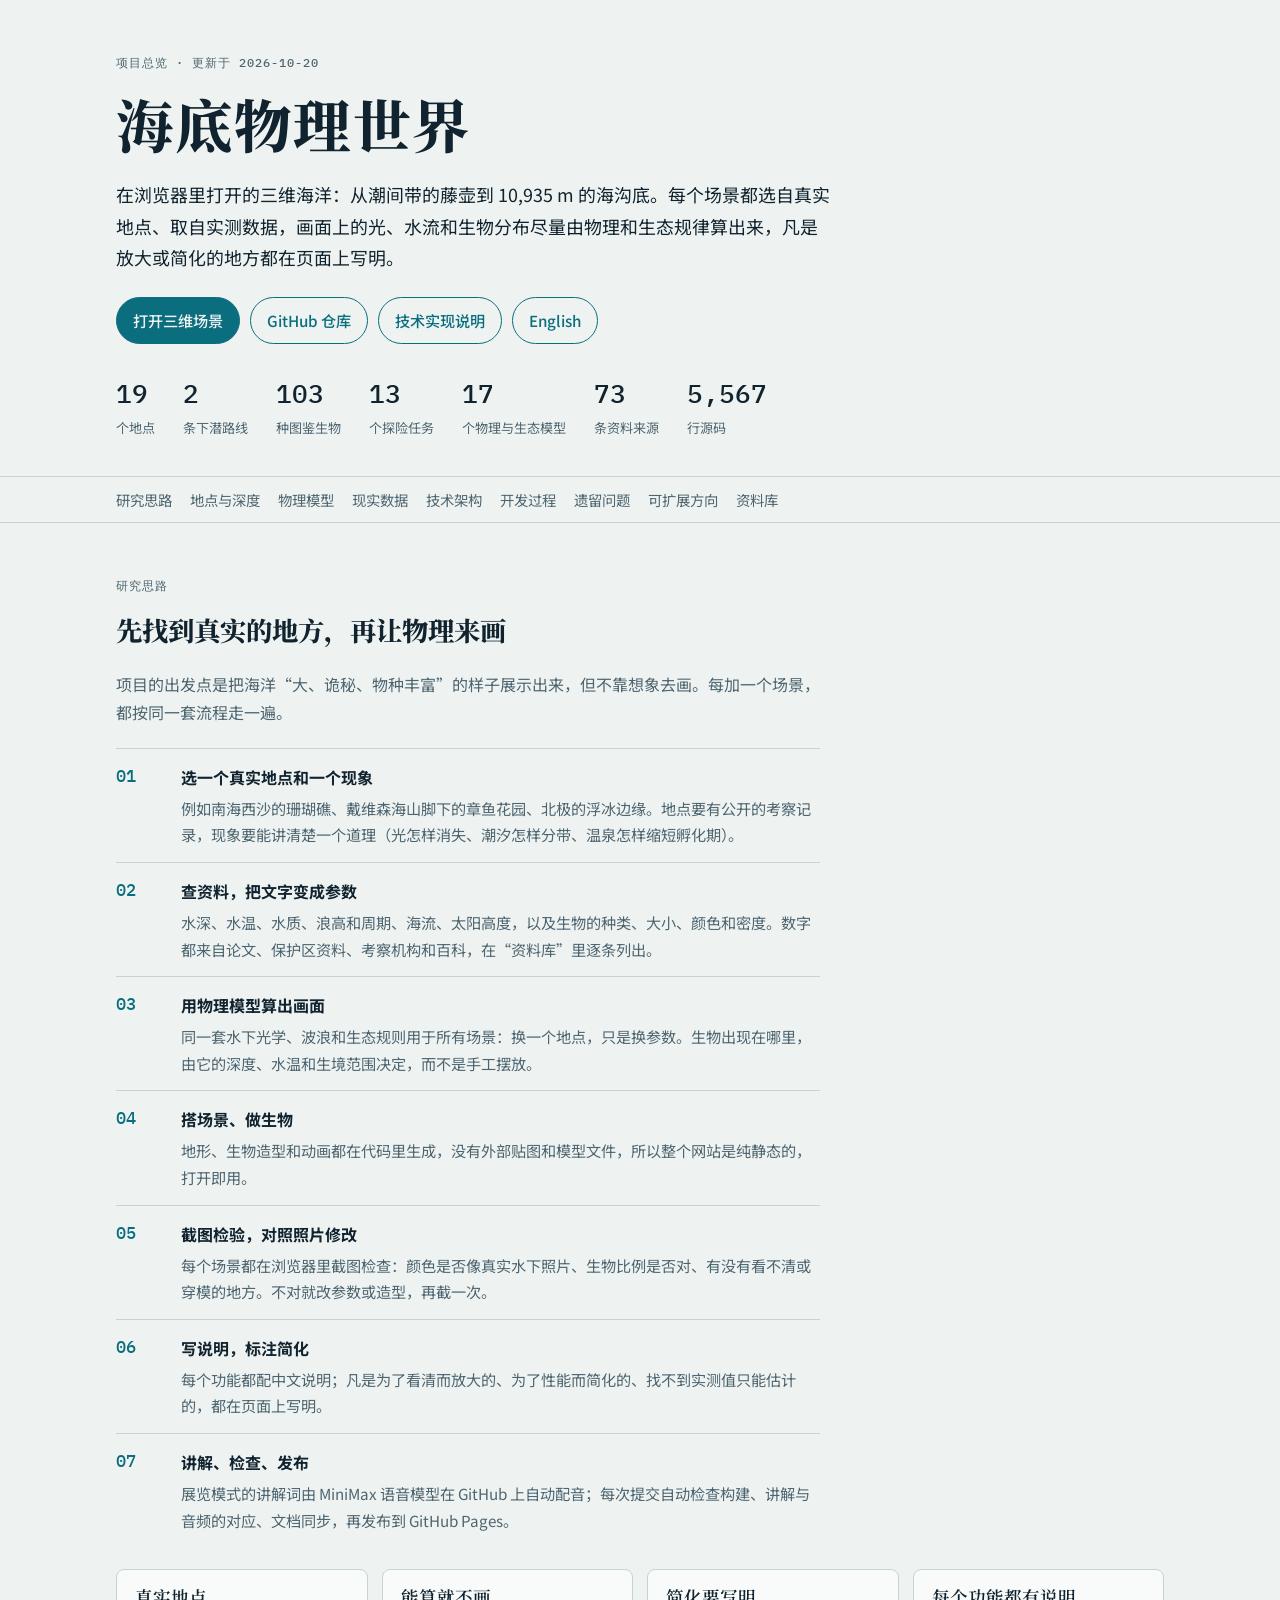
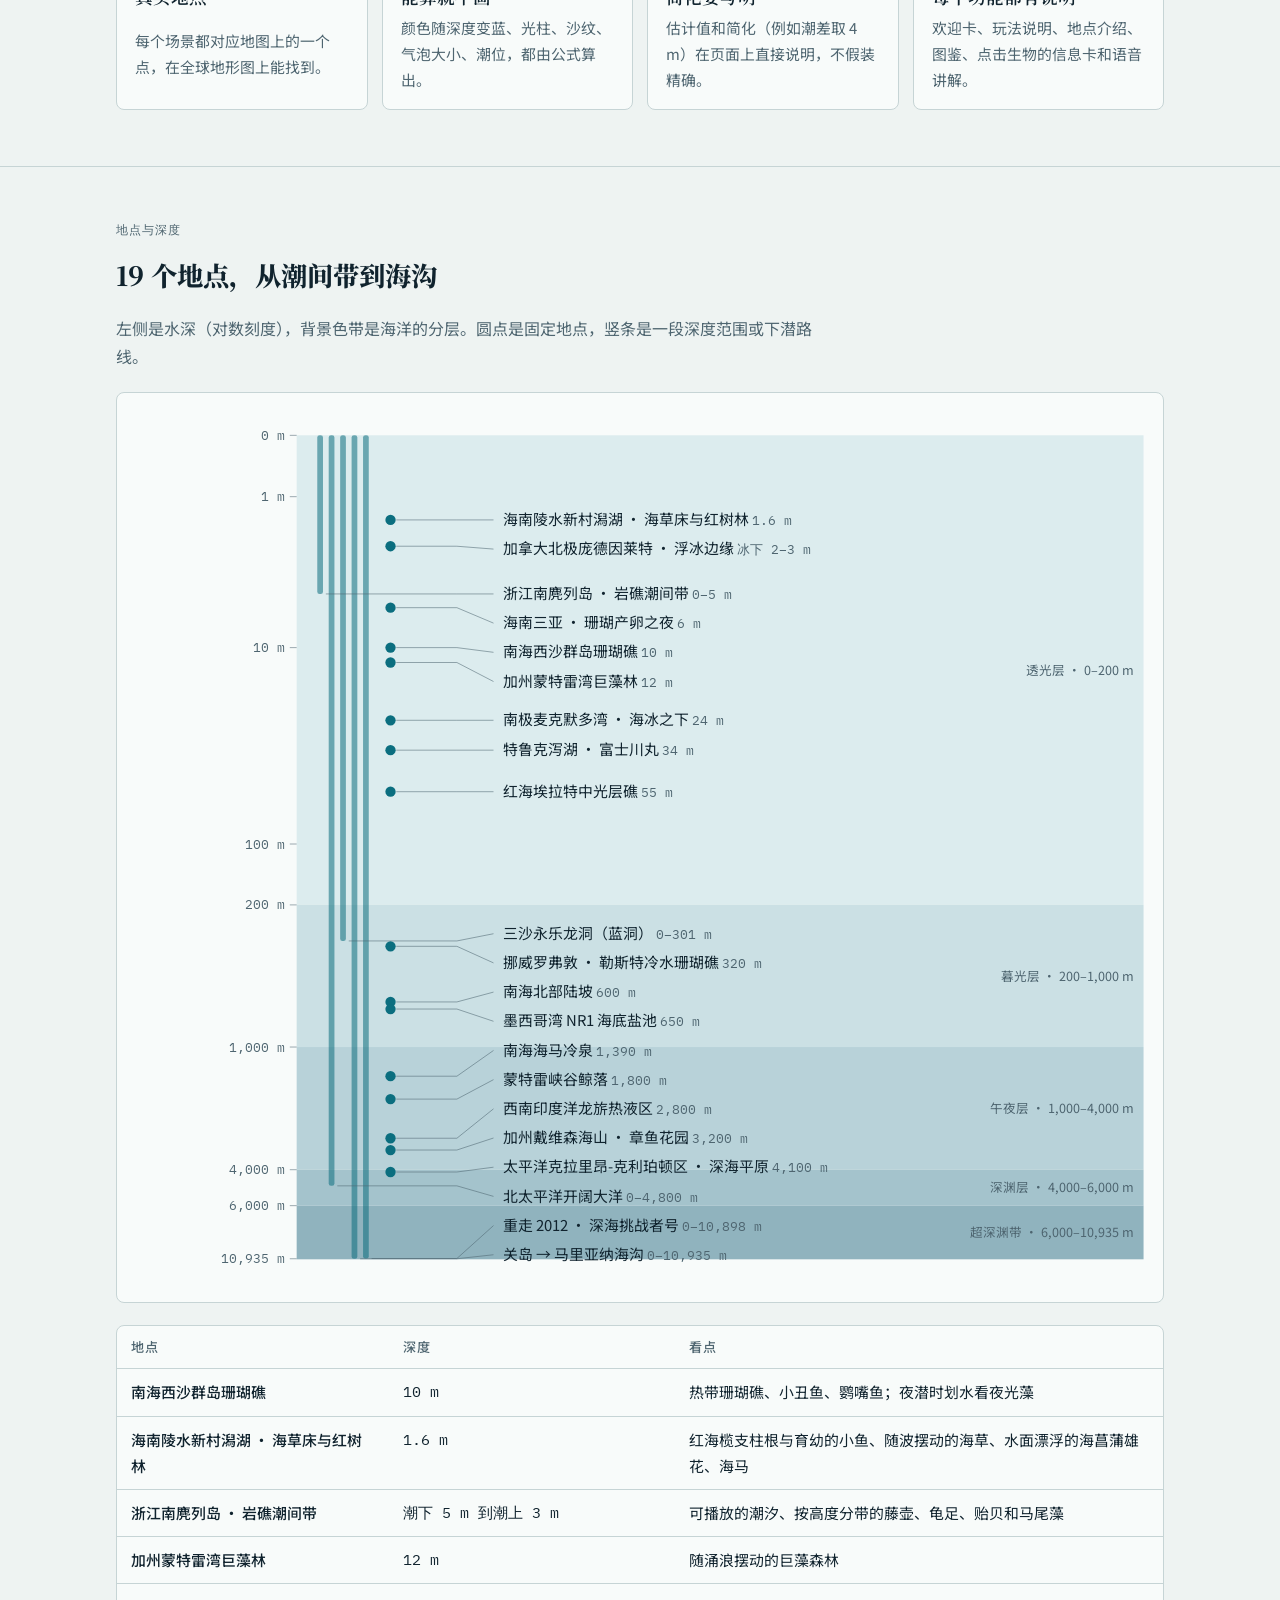
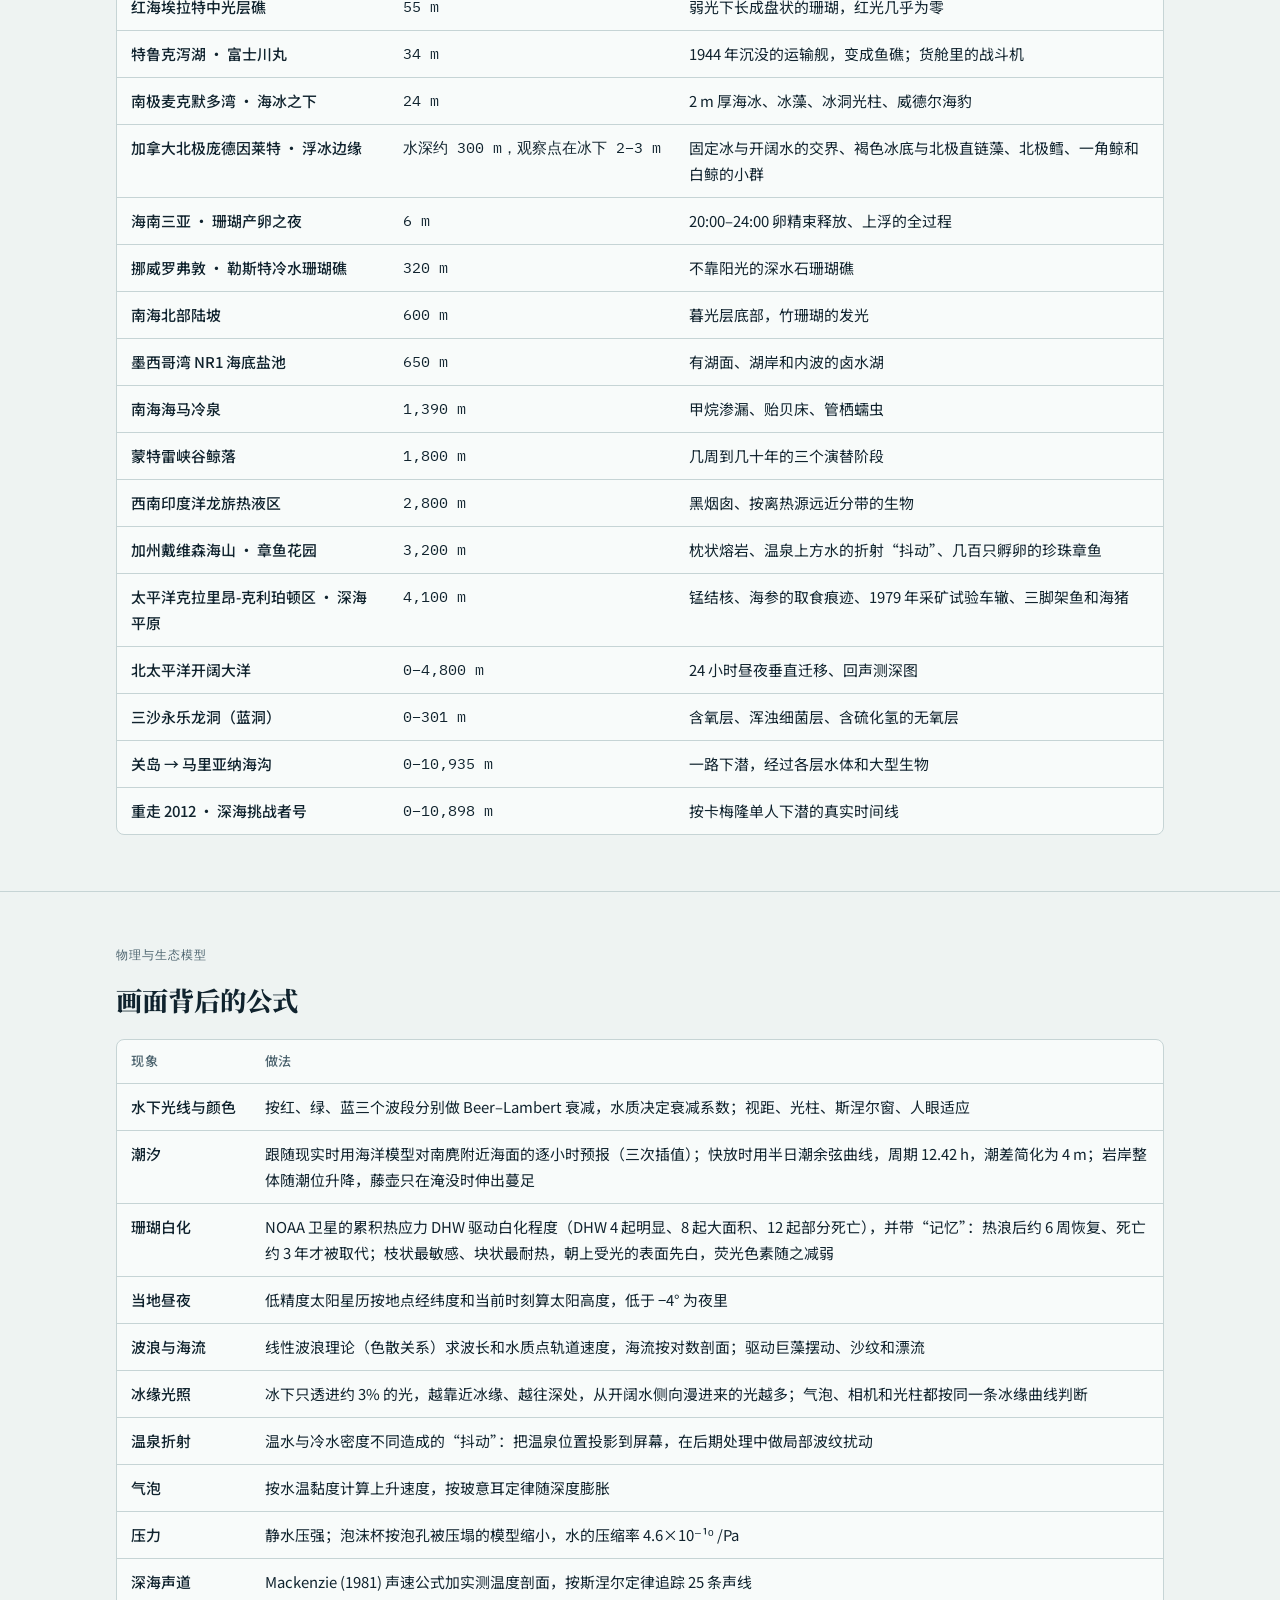
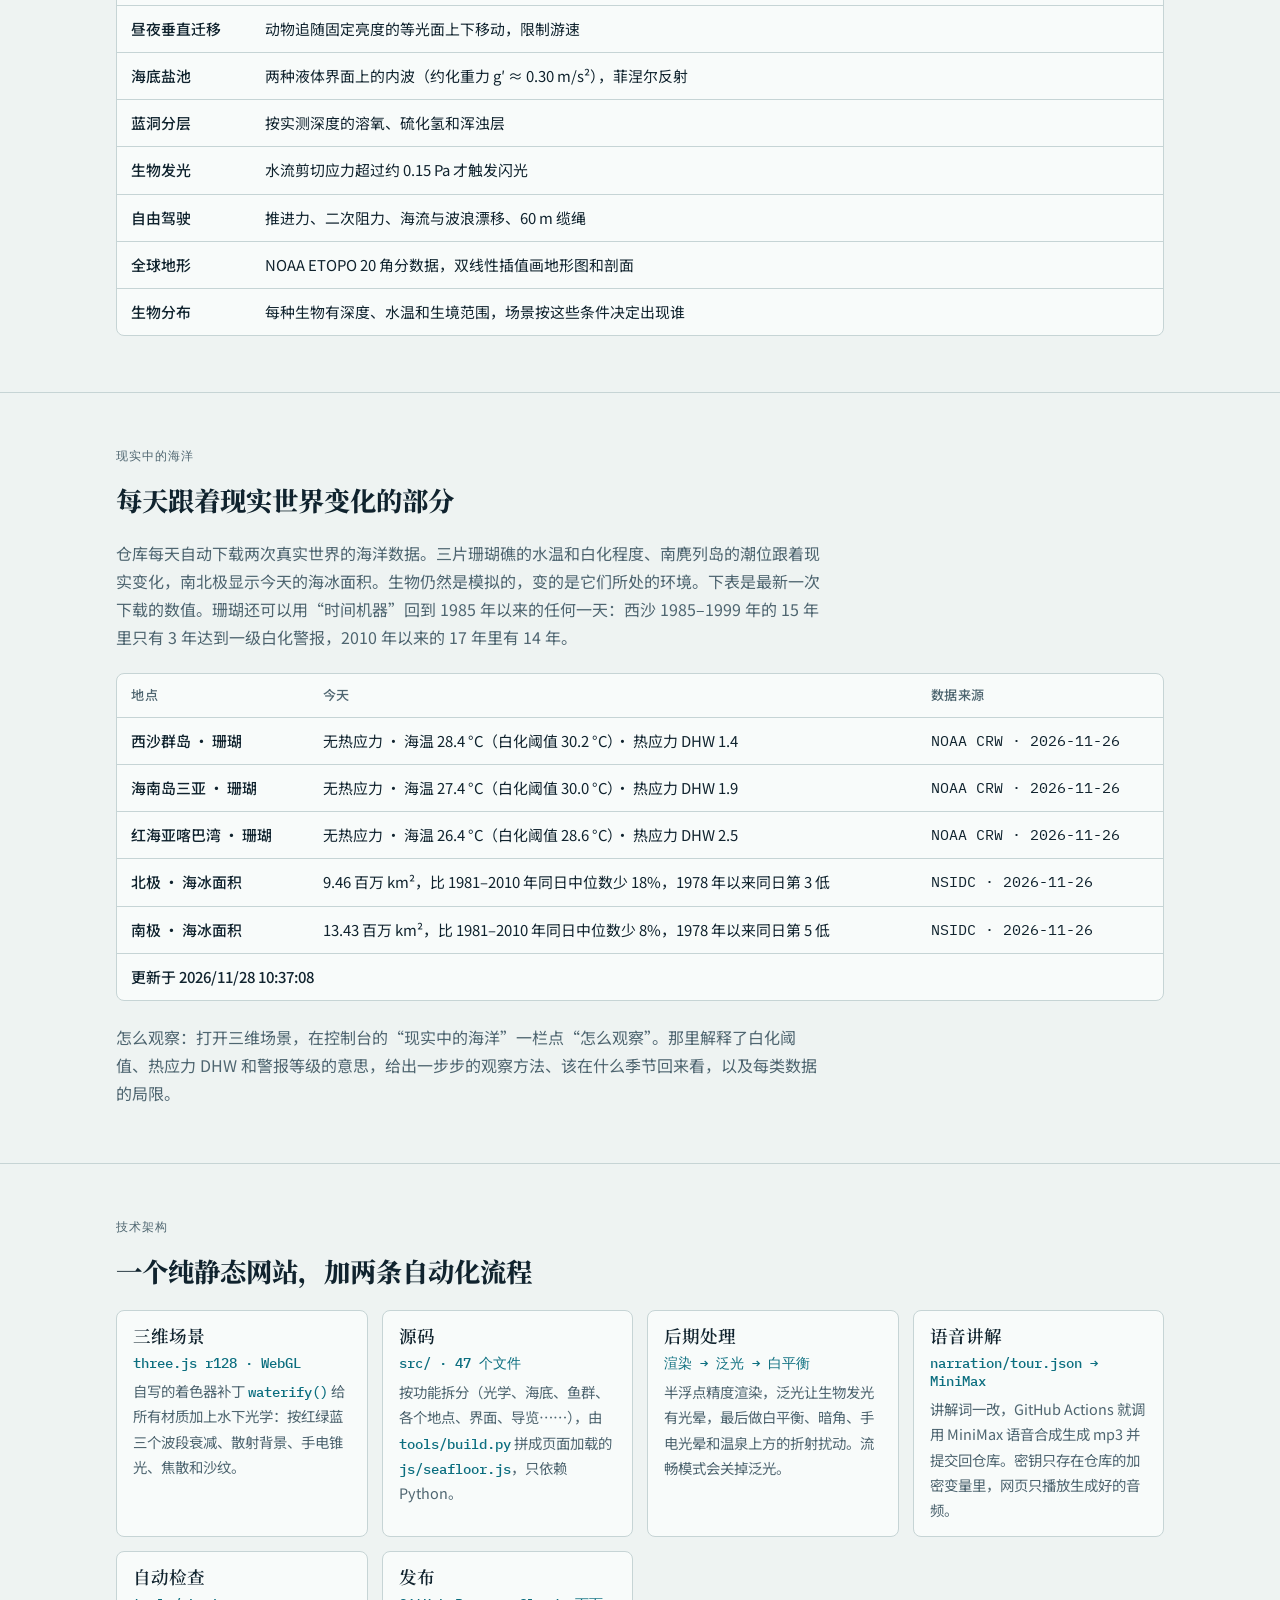
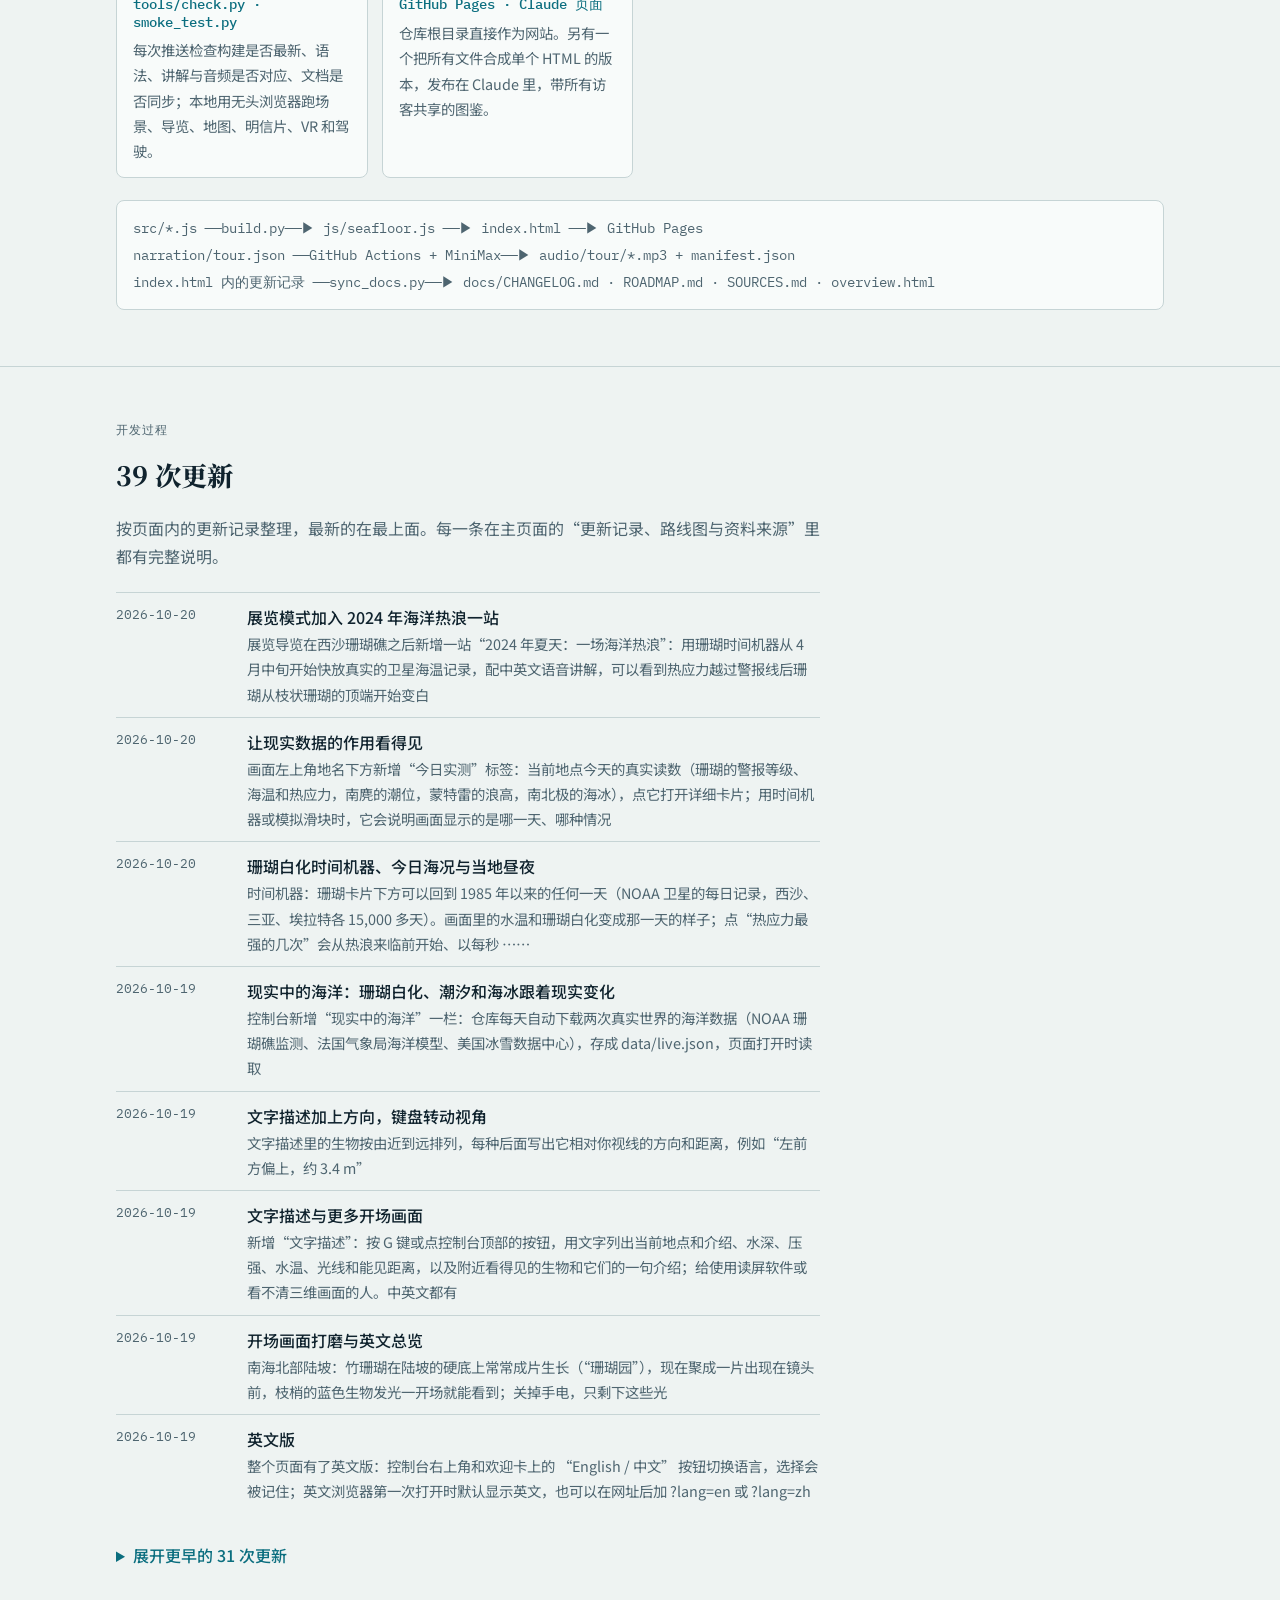
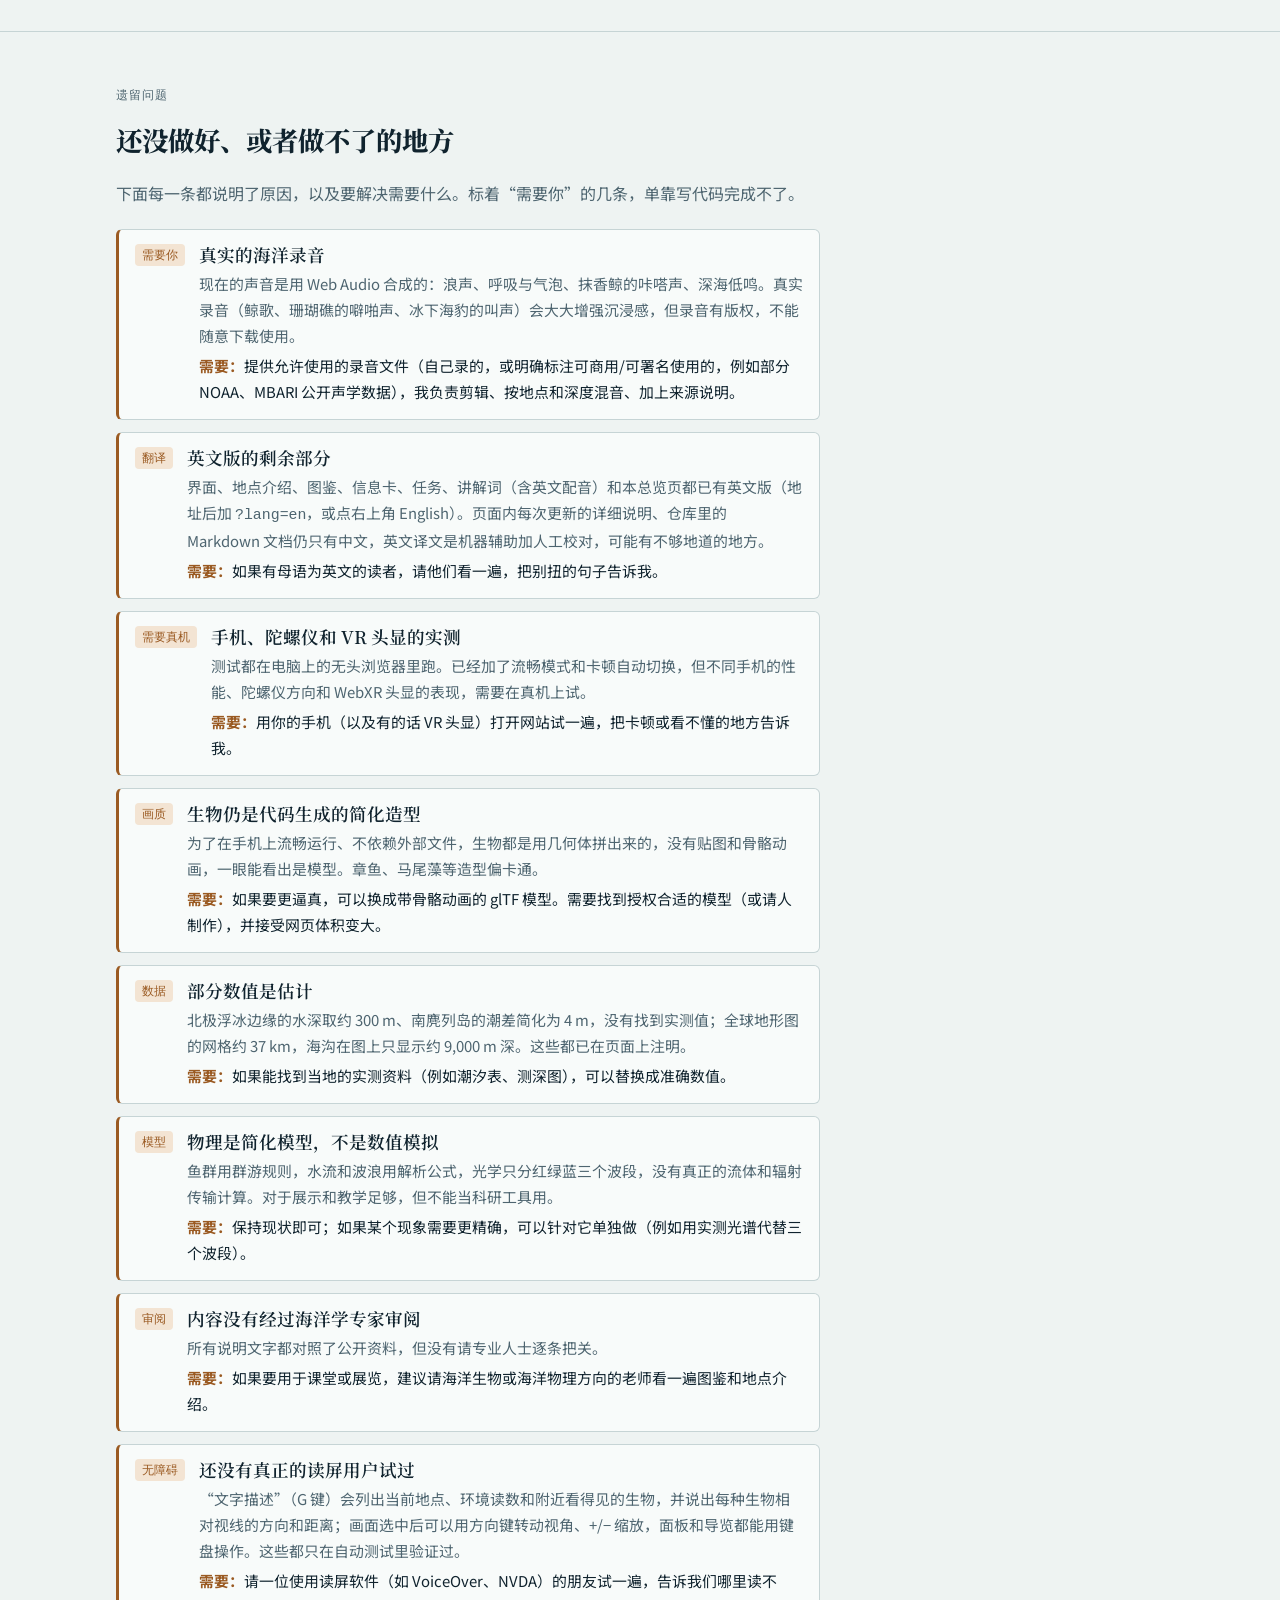
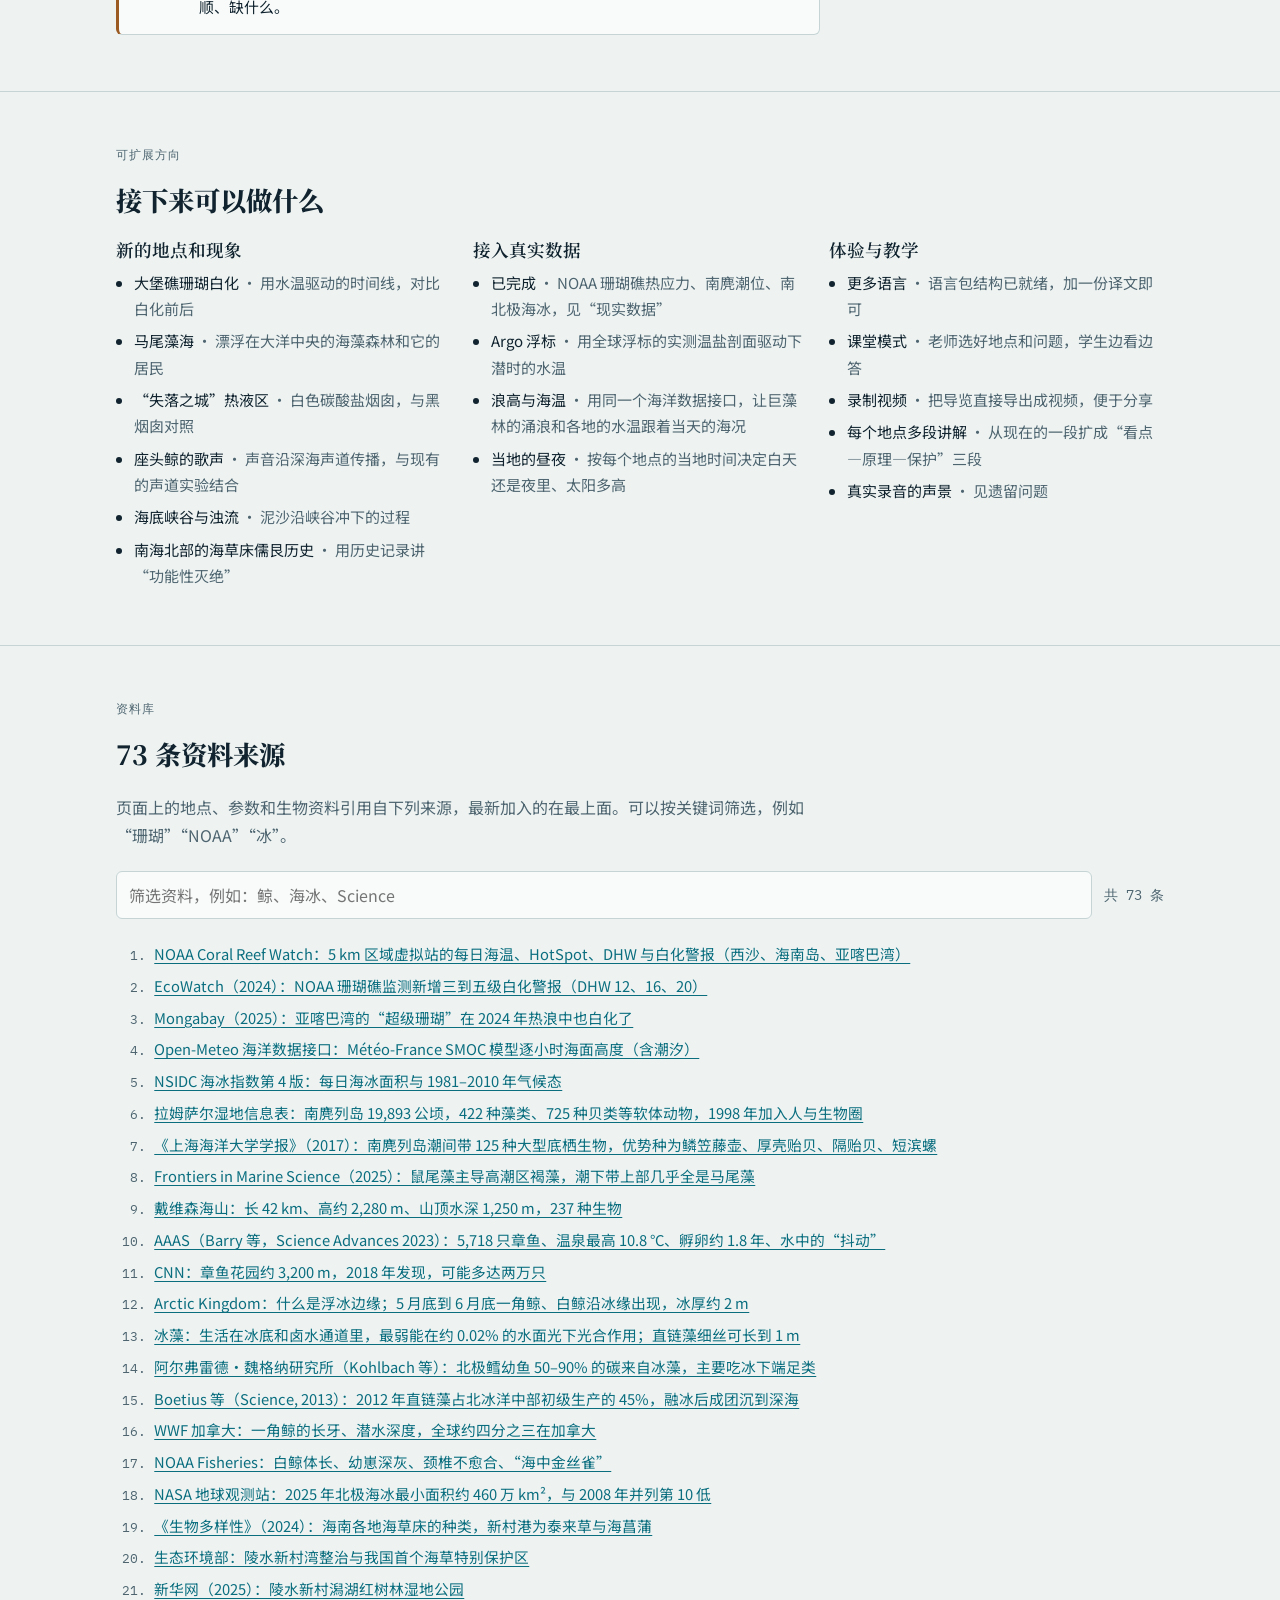
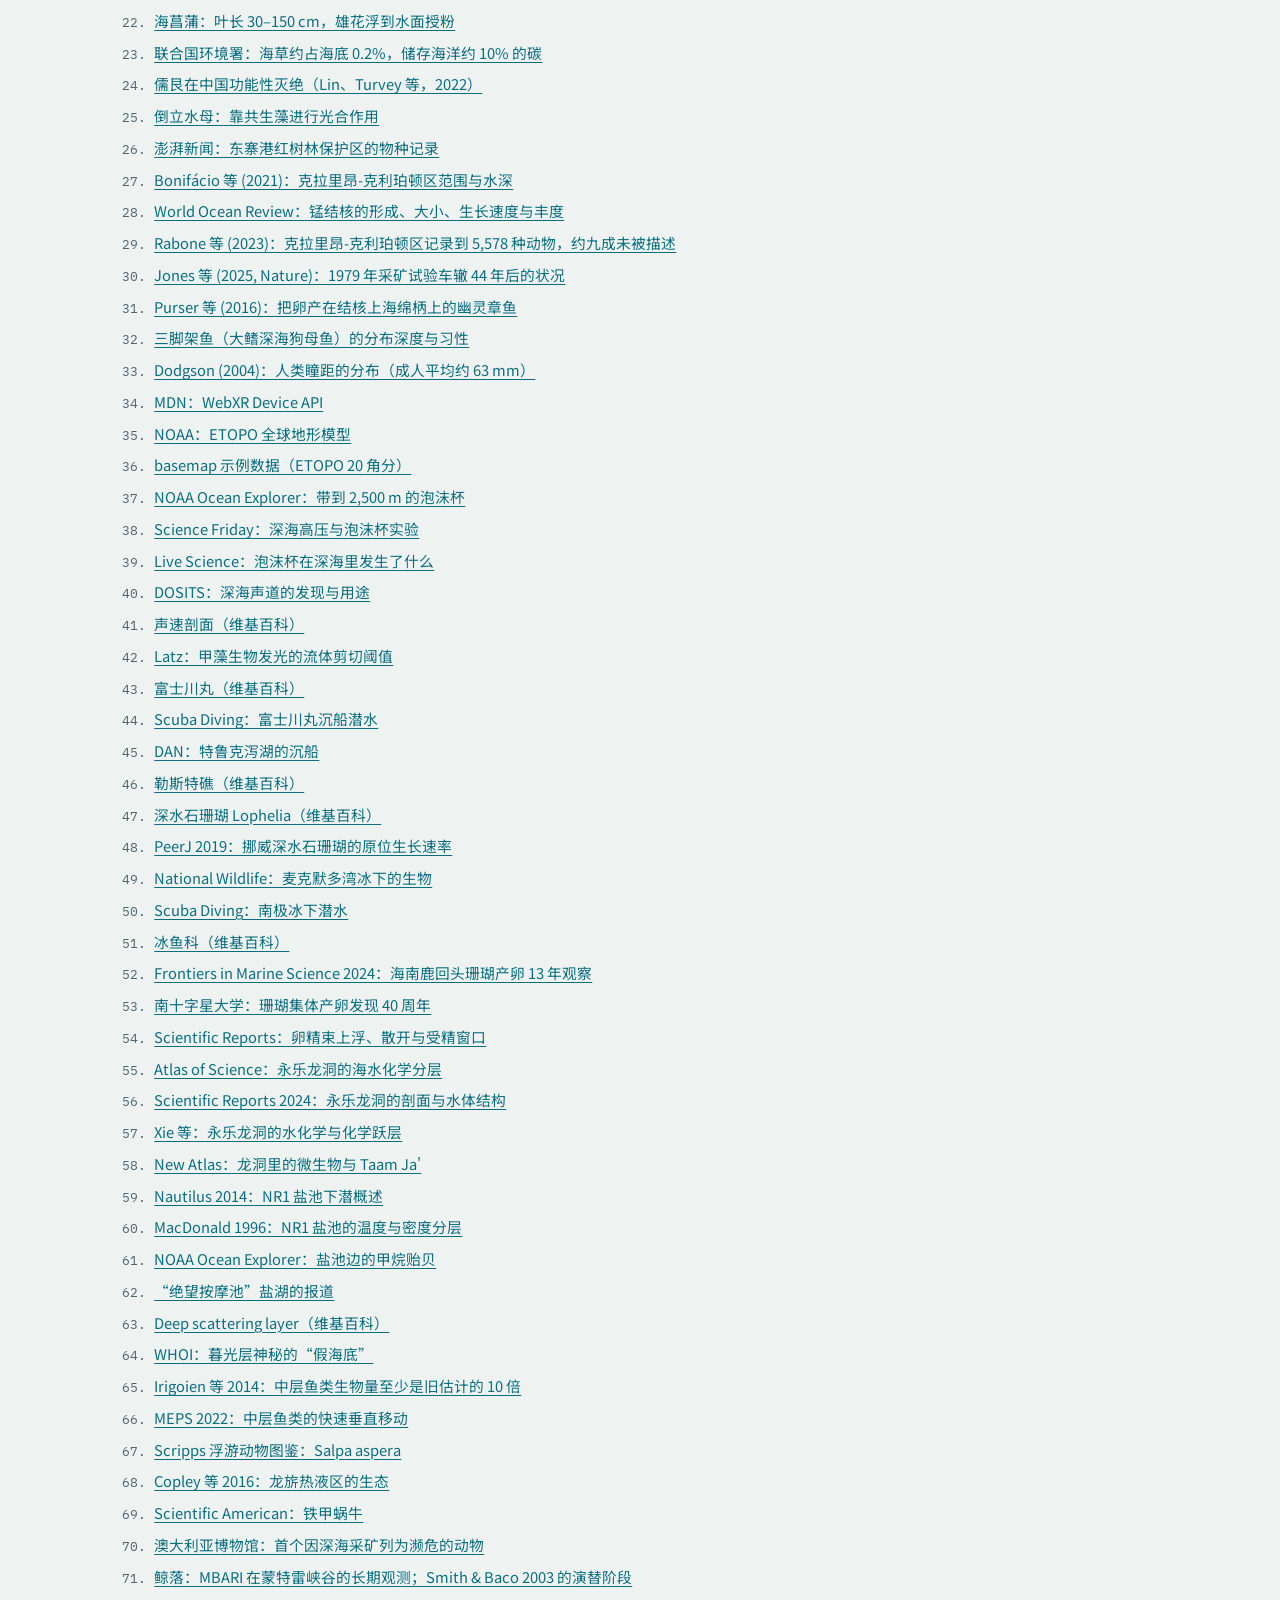
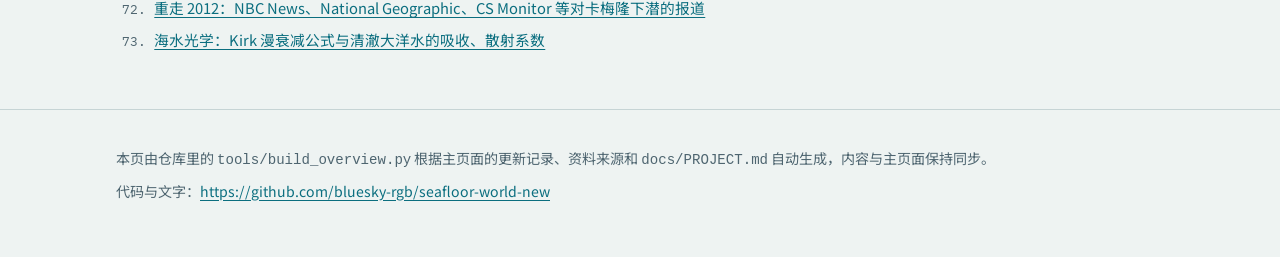
<file: overview.html>
<!doctype html>
<html lang="zh-CN">
<!-- Generated by tools/build_overview.py from docs/overview.tpl.html; do not edit by hand. -->
<head>
<meta charset="utf-8">
<meta name="viewport" content="width=device-width,initial-scale=1,viewport-fit=cover">
<meta name="description" content="海底物理世界的项目总览：研究思路、地点与深度、物理模型、技术架构、开发过程、遗留问题、可扩展方向和资料库。">
<link rel="icon" href="assets/icon.svg" type="image/svg+xml">
<style>:root{padding-top:env(safe-area-inset-top,0px);padding-bottom:env(safe-area-inset-bottom,0px)}img{max-width:100%}[hidden]{display:none!important}</style>
<title>海底物理世界总览</title>
<meta name="claude:viewport-fit-sides" content="cover">
<link rel="preconnect" href="https://fonts.googleapis.com">
<link rel="stylesheet" href="https://fonts.googleapis.com/css2?family=Noto+Serif+SC:wght@600;800&family=Noto+Sans+SC:wght@400;500;700&family=IBM+Plex+Mono:wght@400;500&display=swap">
<style>
/* Layout: one reading column (~44em) inside a wider frame for the depth chart and tables; a horizontal section index under the masthead.
   Palette after a printed bathymetric chart: pale sea-chart paper, navy ink, sounding teal, and amber for open questions. */
:root{
  --paper:#eef3f2; --panel:#f8fbfa; --ink:#10232e; --muted:#4e6570; --rule:#c6d4d5;
  --teal:#0b6e7f; --teal-soft:#d5e8ea; --amber:#9a5a22; --amber-soft:#f3e4d3;
  --z1:#dcecee; --z2:#cbe0e4; --z3:#b8d2d9; --z4:#a4c3cc; --z5:#90b3be;
  --display:"Noto Serif SC","Songti SC","STSong",serif;
  --body:"Noto Sans SC","PingFang SC","Microsoft YaHei",system-ui,sans-serif;
  --mono:"IBM Plex Mono",ui-monospace,"SFMono-Regular",Menlo,monospace;
}
@media (prefers-color-scheme: dark){:root:not([data-theme="light"]){
  --paper:#0b1820; --panel:#112430; --ink:#dce8ea; --muted:#93aab1; --rule:#24414c;
  --teal:#56c3cf; --teal-soft:#16343d; --amber:#e3a66b; --amber-soft:#3a2a1b;
  --z1:#173845; --z2:#132f3b; --z3:#0f2630; --z4:#0b1d26; --z5:#08151c; color-scheme:dark}}
:root[data-theme="dark"]{
  --paper:#0b1820; --panel:#112430; --ink:#dce8ea; --muted:#93aab1; --rule:#24414c;
  --teal:#56c3cf; --teal-soft:#16343d; --amber:#e3a66b; --amber-soft:#3a2a1b;
  --z1:#173845; --z2:#132f3b; --z3:#0f2630; --z4:#0b1d26; --z5:#08151c; color-scheme:dark}
*{box-sizing:border-box}
body{background:var(--paper);color:var(--ink);font:400 16px/1.75 var(--body);margin:0}
.wrap{max-width:1080px;margin:0 auto;padding-left:max(16px,env(safe-area-inset-left,0px));padding-right:max(16px,env(safe-area-inset-right,0px))}
.col{max-width:44em}
a{color:var(--teal);text-underline-offset:3px}
a:focus-visible,button:focus-visible,input:focus-visible{outline:2px solid var(--teal);outline-offset:2px}
h1,h2,h3{font-family:var(--display);text-wrap:balance;line-height:1.3;margin:0}
h2{font-size:1.65rem;font-weight:800}
h3{font-size:1.1rem;font-weight:600}
p{margin:0}
.eyebrow{font:500 .78rem/1 var(--mono);letter-spacing:.08em;color:var(--muted);text-transform:uppercase}
/* masthead */
header.top{border-bottom:1px solid var(--rule)}
header.top .wrap{padding-block:56px 36px;display:grid;gap:18px}
h1{font-size:clamp(2.2rem,6vw,3.6rem);font-weight:800;letter-spacing:.02em}
.lead{font-size:1.12rem;color:var(--ink);max-width:40em}
.links{display:flex;flex-wrap:wrap;gap:10px;margin-top:6px}
.btn{display:inline-flex;align-items:center;gap:6px;padding:9px 16px;border:1px solid var(--teal);border-radius:999px;text-decoration:none;font-weight:500;font-size:.95rem}
.btn.pri{background:var(--teal);color:var(--paper)}
.stats{display:flex;flex-wrap:wrap;gap:8px 28px;margin-top:10px;font-family:var(--mono)}
.stats div{display:grid}
.stats b{font-size:1.6rem;font-weight:500;font-variant-numeric:tabular-nums}
.stats span{font-family:var(--body);font-size:.82rem;color:var(--muted)}
/* section index */
nav.idx{position:sticky;top:env(safe-area-inset-top,0px);z-index:5;background:var(--paper);border-bottom:1px solid var(--rule)}
body::before{content:"";position:fixed;inset:0 0 auto;height:env(safe-area-inset-top,0px);z-index:10;background:var(--paper)}
nav.idx .wrap{display:flex;gap:18px;overflow-x:auto;padding-block:10px;scrollbar-width:none}
nav.idx a{white-space:nowrap;text-decoration:none;color:var(--muted);font-size:.9rem}
nav.idx a:hover{color:var(--teal)}
section{padding-block:56px;border-bottom:1px solid var(--rule)}
section .wrap{display:grid;gap:22px}
.sub{color:var(--muted)}
/* method: a real sequence */
ol.steps{list-style:none;margin:0;padding:0;display:grid;gap:0;counter-reset:s}
ol.steps li{counter-increment:s;display:grid;grid-template-columns:3.2em 1fr;gap:4px 14px;padding:14px 0;border-top:1px solid var(--rule)}
ol.steps li::before{content:counter(s,decimal-leading-zero);font:500 1.05rem/1.6 var(--mono);color:var(--teal);grid-row:span 2}
ol.steps li b{font-weight:700}
ol.steps li p{color:var(--muted);font-size:.95rem}
.principles{display:grid;grid-template-columns:repeat(auto-fit,minmax(240px,1fr));gap:14px}
.principles div{background:var(--panel);border:1px solid var(--rule);border-radius:8px;padding:16px 18px;display:grid;gap:6px}
.principles p{font-size:.93rem;color:var(--muted)}
/* depth chart */
.chart{overflow-x:auto;background:var(--panel);border:1px solid var(--rule);border-radius:8px;padding:8px}
.chart svg{display:block;min-width:620px;width:100%;height:auto}
.chart text{font-family:var(--body);fill:var(--ink)}
.chart .ax{font-family:var(--mono);fill:var(--muted);font-size:11px}
.chart .zl{font-size:11px;fill:var(--muted)}
.chart .lead-line{stroke:var(--muted);stroke-width:.8;fill:none;opacity:.6}
.chart .dot{fill:var(--teal)}
.chart .bar{fill:var(--teal);opacity:.55}
.chart .z1{fill:var(--z1)}.chart .z2{fill:var(--z2)}.chart .z3{fill:var(--z3)}.chart .z4{fill:var(--z4)}.chart .z5{fill:var(--z5)}
/* tables */
.tbl{overflow-x:auto;border:1px solid var(--rule);border-radius:8px;background:var(--panel)}
table{border-collapse:collapse;width:100%;font-size:.93rem}
th,td{text-align:left;vertical-align:top;padding:10px 14px;border-bottom:1px solid var(--rule)}
th{font-weight:500;color:var(--muted);font-size:.82rem;letter-spacing:.04em;white-space:nowrap}
tr:last-child td{border-bottom:0}
td.num{font-family:var(--mono);white-space:nowrap;font-variant-numeric:tabular-nums}
td:first-child{font-weight:500;min-width:9em}
/* architecture */
.arch{display:grid;grid-template-columns:repeat(auto-fit,minmax(220px,1fr));gap:14px}
.arch .box{border:1px solid var(--rule);border-radius:8px;background:var(--panel);padding:14px 16px;display:grid;gap:6px;align-content:start}
.arch .box code{font:500 .85rem var(--mono);color:var(--teal)}
.arch .box p{font-size:.9rem;color:var(--muted)}
.flow{font:400 .88rem/1.9 var(--mono);color:var(--muted);background:var(--panel);border:1px solid var(--rule);border-radius:8px;padding:14px 16px;overflow-x:auto;white-space:pre}
/* timeline */
ol.tl{list-style:none;margin:0;padding:0;display:grid}
ol.tl li{display:grid;grid-template-columns:7.2em 1fr;gap:4px 16px;padding:10px 0;border-top:1px solid var(--rule)}
ol.tl time{font:400 .82rem/1.9 var(--mono);color:var(--muted);font-variant-numeric:tabular-nums}
ol.tl p{font-size:.9rem;color:var(--muted)}
ol.tl b{font-weight:500}
details.more>summary{cursor:pointer;color:var(--teal);font-weight:500;padding:6px 0}
/* open issues */
.issues{display:grid;gap:12px}
.issue{display:grid;grid-template-columns:auto 1fr;gap:4px 14px;background:var(--panel);border:1px solid var(--rule);border-left:3px solid var(--amber);border-radius:6px;padding:14px 16px}
.issue .tag{grid-row:span 3;font:500 .74rem/1 var(--mono);color:var(--amber);background:var(--amber-soft);padding:5px 7px;border-radius:4px;align-self:start;white-space:nowrap}
.issue p{font-size:.93rem;color:var(--muted)}
.issue p.need{color:var(--ink)}
.issue p.need::before{content:"需要：";font-weight:700;color:var(--amber)}
/* ideas */
.ideas{display:grid;grid-template-columns:repeat(auto-fit,minmax(300px,1fr));gap:22px}
.ideas h3{margin-bottom:8px}
.ideas ul{margin:0;padding-left:1.2em;display:grid;gap:6px;font-size:.94rem}
.ideas li span{color:var(--muted)}
/* sources */
.srcbar{display:flex;flex-wrap:wrap;gap:12px;align-items:center}
.srcbar input{flex:1 1 260px;min-width:0;padding:9px 12px;border:1px solid var(--rule);border-radius:6px;background:var(--panel);color:var(--ink);font:inherit}
.srcbar span{font:.85rem var(--mono);color:var(--muted)}
ol.src{margin:0;padding-left:2.6em;display:grid;gap:6px;font-size:.92rem;columns:1}
ol.src li::marker{font-family:var(--mono);color:var(--muted);font-size:.8rem}
ol.src a{word-break:break-word}
footer .wrap{padding-block:36px 56px;color:var(--muted);font-size:.88rem;display:grid;gap:6px}
@media (prefers-reduced-motion:no-preference){html{scroll-behavior:smooth}}
@media (max-width:560px){ol.tl li{grid-template-columns:1fr}ol.steps li{grid-template-columns:2.4em 1fr}}
</style>

</head>
<body>
<header class="top"><div class="wrap">
  <p class="eyebrow">项目总览 · 更新于 2026-10-20</p>
  <h1>海底物理世界</h1>
  <p class="lead">在浏览器里打开的三维海洋：从潮间带的藤壶到 10,935 m 的海沟底。每个场景都选自真实地点、取自实测数据，画面上的光、水流和生物分布尽量由物理和生态规律算出来，凡是放大或简化的地方都在页面上写明。</p>
  <div class="links">
    <a class="btn pri" href="https://bluesky-rgb.github.io/seafloor-world-new/" target="_blank" rel="noopener">打开三维场景</a>
    <a class="btn" href="https://github.com/bluesky-rgb/seafloor-world-new" target="_blank" rel="noopener">GitHub 仓库</a>
    <a class="btn" href="https://github.com/bluesky-rgb/seafloor-world-new/blob/main/docs/ARCHITECTURE.md" target="_blank" rel="noopener">技术实现说明</a>
    <a class="btn" href="overview.en.html" lang="en">English</a>
  </div>
  <div class="stats"><div><b>19</b><span>个地点</span></div><div><b>2</b><span>条下潜路线</span></div><div><b>103</b><span>种图鉴生物</span></div><div><b>13</b><span>个探险任务</span></div><div><b>17</b><span>个物理与生态模型</span></div><div><b>73</b><span>条资料来源</span></div><div><b>5,567</b><span>行源码</span></div></div>
</div></header>

<nav class="idx" aria-label="章节"><div class="wrap">
  <a href="#method">研究思路</a><a href="#sites">地点与深度</a><a href="#models">物理模型</a><a href="#live">现实数据</a><a href="#arch">技术架构</a><a href="#timeline">开发过程</a><a href="#issues">遗留问题</a><a href="#ideas">可扩展方向</a><a href="#sources">资料库</a>
</div></nav>

<section id="method"><div class="wrap">
  <p class="eyebrow">研究思路</p>
  <h2>先找到真实的地方，再让物理来画</h2>
  <p class="col sub">项目的出发点是把海洋“大、诡秘、物种丰富”的样子展示出来，但不靠想象去画。每加一个场景，都按同一套流程走一遍。</p>
  <ol class="steps col">
    <li><b>选一个真实地点和一个现象</b><p>例如南海西沙的珊瑚礁、戴维森海山脚下的章鱼花园、北极的浮冰边缘。地点要有公开的考察记录，现象要能讲清楚一个道理（光怎样消失、潮汐怎样分带、温泉怎样缩短孵化期）。</p></li>
    <li><b>查资料，把文字变成参数</b><p>水深、水温、水质、浪高和周期、海流、太阳高度，以及生物的种类、大小、颜色和密度。数字都来自论文、保护区资料、考察机构和百科，在“资料库”里逐条列出。</p></li>
    <li><b>用物理模型算出画面</b><p>同一套水下光学、波浪和生态规则用于所有场景：换一个地点，只是换参数。生物出现在哪里，由它的深度、水温和生境范围决定，而不是手工摆放。</p></li>
    <li><b>搭场景、做生物</b><p>地形、生物造型和动画都在代码里生成，没有外部贴图和模型文件，所以整个网站是纯静态的，打开即用。</p></li>
    <li><b>截图检验，对照照片修改</b><p>每个场景都在浏览器里截图检查：颜色是否像真实水下照片、生物比例是否对、有没有看不清或穿模的地方。不对就改参数或造型，再截一次。</p></li>
    <li><b>写说明，标注简化</b><p>每个功能都配中文说明；凡是为了看清而放大的、为了性能而简化的、找不到实测值只能估计的，都在页面上写明。</p></li>
    <li><b>讲解、检查、发布</b><p>展览模式的讲解词由 MiniMax 语音模型在 GitHub 上自动配音；每次提交自动检查构建、讲解与音频的对应、文档同步，再发布到 GitHub Pages。</p></li>
  </ol>
  <div class="principles">
    <div><h3>真实地点</h3><p>每个场景都对应地图上的一个点，在全球地形图上能找到。</p></div>
    <div><h3>能算就不画</h3><p>颜色随深度变蓝、光柱、沙纹、气泡大小、潮位，都由公式算出。</p></div>
    <div><h3>简化要写明</h3><p>估计值和简化（例如潮差取 4 m）在页面上直接说明，不假装精确。</p></div>
    <div><h3>每个功能都有说明</h3><p>欢迎卡、玩法说明、地点介绍、图鉴、点击生物的信息卡和语音讲解。</p></div>
  </div>
</div></section>

<section id="sites"><div class="wrap">
  <p class="eyebrow">地点与深度</p>
  <h2>19 个地点，从潮间带到海沟</h2>
  <p class="col sub">左侧是水深（对数刻度），背景色带是海洋的分层。圆点是固定地点，竖条是一段深度范围或下潜路线。</p>
  <div class="chart"><svg viewBox="0 0 900 780" role="img" aria-label="各地点的水深（对数刻度）"><rect class="z1" x="150" y="30.0" width="740" height="410.3"/><text class="zl" x="882" y="239.2" text-anchor="end">透光层 · 0–200 m</text><rect class="z2" x="150" y="440.3" width="740" height="124.2"/><text class="zl" x="882" y="506.4" text-anchor="end">暮光层 · 200–1,000 m</text><rect class="z3" x="150" y="564.5" width="740" height="107.2"/><text class="zl" x="882" y="622.1" text-anchor="end">午夜层 · 1,000–4,000 m</text><rect class="z4" x="150" y="671.7" width="740" height="31.4"/><text class="zl" x="882" y="691.4" text-anchor="end">深渊层 · 4,000–6,000 m</text><rect class="z5" x="150" y="703.1" width="740" height="46.9"/><text class="zl" x="882" y="730.6" text-anchor="end">超深渊带 · 6,000–10,935 m</text><line x1="144" x2="150" y1="30.0" y2="30.0" class="lead-line"/><text class="ax" x="140" y="34.0" text-anchor="end">0 m</text><line x1="144" x2="150" y1="83.6" y2="83.6" class="lead-line"/><text class="ax" x="140" y="87.6" text-anchor="end">1 m</text><line x1="144" x2="150" y1="215.5" y2="215.5" class="lead-line"/><text class="ax" x="140" y="219.5" text-anchor="end">10 m</text><line x1="144" x2="150" y1="387.1" y2="387.1" class="lead-line"/><text class="ax" x="140" y="391.1" text-anchor="end">100 m</text><line x1="144" x2="150" y1="440.3" y2="440.3" class="lead-line"/><text class="ax" x="140" y="444.3" text-anchor="end">200 m</text><line x1="144" x2="150" y1="564.5" y2="564.5" class="lead-line"/><text class="ax" x="140" y="568.5" text-anchor="end">1,000 m</text><line x1="144" x2="150" y1="671.7" y2="671.7" class="lead-line"/><text class="ax" x="140" y="675.7" text-anchor="end">4,000 m</text><line x1="144" x2="150" y1="703.1" y2="703.1" class="lead-line"/><text class="ax" x="140" y="707.1" text-anchor="end">6,000 m</text><line x1="144" x2="150" y1="749.5" y2="749.5" class="lead-line"/><text class="ax" x="140" y="753.5" text-anchor="end">10,935 m</text><rect class="bar" x="168" y="30.0" width="5" height="138.6" rx="2"/><rect class="bar" x="178" y="30.0" width="5" height="655.8" rx="2"/><rect class="bar" x="188" y="30.0" width="5" height="441.8" rx="2"/><rect class="bar" x="198" y="30.0" width="5" height="719.5" rx="2"/><rect class="bar" x="208" y="30.0" width="5" height="719.3" rx="2"/><circle class="dot" cx="232" cy="103.9" r="4.5"/><path class="lead-line" d="M237.0 103.9 L290 103.9 L322 103.9"/><text x="330" y="108.4" font-size="13">海南陵水新村潟湖 · 海草床与红树林 <tspan class="ax">1.6 m</tspan></text><circle class="dot" cx="232" cy="126.9" r="4.5"/><path class="lead-line" d="M237.0 126.9 L290 126.9 L322 129.4"/><text x="330" y="133.9" font-size="13">加拿大北极庞德因莱特 · 浮冰边缘 <tspan class="ax">冰下 2–3 m</tspan></text><path class="lead-line" d="M175.5 168.6 L290 168.6 L322 168.6"/><text x="330" y="173.1" font-size="13">浙江南麂列岛 · 岩礁潮间带 <tspan class="ax">0–5 m</tspan></text><circle class="dot" cx="232" cy="180.6" r="4.5"/><path class="lead-line" d="M237.0 180.6 L290 180.6 L322 194.1"/><text x="330" y="198.6" font-size="13">海南三亚 · 珊瑚产卵之夜 <tspan class="ax">6 m</tspan></text><circle class="dot" cx="232" cy="215.5" r="4.5"/><path class="lead-line" d="M237.0 215.5 L290 215.5 L322 219.6"/><text x="330" y="224.1" font-size="13">南海西沙群岛珊瑚礁 <tspan class="ax">10 m</tspan></text><circle class="dot" cx="232" cy="228.5" r="4.5"/><path class="lead-line" d="M237.0 228.5 L290 228.5 L322 245.1"/><text x="330" y="249.6" font-size="13">加州蒙特雷湾巨藻林 <tspan class="ax">12 m</tspan></text><circle class="dot" cx="232" cy="279.0" r="4.5"/><path class="lead-line" d="M237.0 279.0 L290 279.0 L322 279.0"/><text x="330" y="283.5" font-size="13">南极麦克默多湾 · 海冰之下 <tspan class="ax">24 m</tspan></text><circle class="dot" cx="232" cy="305.1" r="4.5"/><path class="lead-line" d="M237.0 305.1 L290 305.1 L322 305.1"/><text x="330" y="309.6" font-size="13">特鲁克泻湖 · 富士川丸 <tspan class="ax">34 m</tspan></text><circle class="dot" cx="232" cy="341.4" r="4.5"/><path class="lead-line" d="M237.0 341.4 L290 341.4 L322 341.4"/><text x="330" y="345.9" font-size="13">红海埃拉特中光层礁 <tspan class="ax">55 m</tspan></text><path class="lead-line" d="M195.5 471.8 L290 471.8 L322 465.5"/><text x="330" y="470.0" font-size="13">三沙永乐龙洞（蓝洞） <tspan class="ax">0–301 m</tspan></text><circle class="dot" cx="232" cy="476.5" r="4.5"/><path class="lead-line" d="M237.0 476.5 L290 476.5 L322 491.0"/><text x="330" y="495.5" font-size="13">挪威罗弗敦 · 勒斯特冷水珊瑚礁 <tspan class="ax">320 m</tspan></text><circle class="dot" cx="232" cy="525.1" r="4.5"/><path class="lead-line" d="M237.0 525.1 L290 525.1 L322 516.5"/><text x="330" y="521.0" font-size="13">南海北部陆坡 <tspan class="ax">600 m</tspan></text><circle class="dot" cx="232" cy="531.3" r="4.5"/><path class="lead-line" d="M237.0 531.3 L290 531.3 L322 542.0"/><text x="330" y="546.5" font-size="13">墨西哥湾 NR1 海底盐池 <tspan class="ax">650 m</tspan></text><circle class="dot" cx="232" cy="590.0" r="4.5"/><path class="lead-line" d="M237.0 590.0 L290 590.0 L322 567.5"/><text x="330" y="572.0" font-size="13">南海海马冷泉 <tspan class="ax">1,390 m</tspan></text><circle class="dot" cx="232" cy="610.0" r="4.5"/><path class="lead-line" d="M237.0 610.0 L290 610.0 L322 593.0"/><text x="330" y="597.5" font-size="13">蒙特雷峡谷鲸落 <tspan class="ax">1,800 m</tspan></text><circle class="dot" cx="232" cy="644.2" r="4.5"/><path class="lead-line" d="M237.0 644.2 L290 644.2 L322 618.5"/><text x="330" y="623.0" font-size="13">西南印度洋龙旂热液区 <tspan class="ax">2,800 m</tspan></text><circle class="dot" cx="232" cy="654.5" r="4.5"/><path class="lead-line" d="M237.0 654.5 L290 654.5 L322 644.0"/><text x="330" y="648.5" font-size="13">加州戴维森海山 · 章鱼花园 <tspan class="ax">3,200 m</tspan></text><circle class="dot" cx="232" cy="673.7" r="4.5"/><path class="lead-line" d="M237.0 673.7 L290 673.7 L322 669.5"/><text x="330" y="674.0" font-size="13">太平洋克拉里昂-克利珀顿区 · 深海平原 <tspan class="ax">4,100 m</tspan></text><path class="lead-line" d="M185.5 685.8 L290 685.8 L322 695.0"/><text x="330" y="699.5" font-size="13">北太平洋开阔大洋 <tspan class="ax">0–4,800 m</tspan></text><path class="lead-line" d="M215.5 749.3 L290 749.3 L322 720.5"/><text x="330" y="725.0" font-size="13">重走 2012 · 深海挑战者号 <tspan class="ax">0–10,898 m</tspan></text><path class="lead-line" d="M205.5 749.5 L290 749.5 L322 746.0"/><text x="330" y="750.5" font-size="13">关岛 → 马里亚纳海沟 <tspan class="ax">0–10,935 m</tspan></text></svg></div>
  <div class="tbl"><table><thead><tr><th>地点</th><th>深度</th><th>看点</th></tr></thead><tbody><tr><td>南海西沙群岛珊瑚礁</td><td class="num">10 m</td><td>热带珊瑚礁、小丑鱼、鹦嘴鱼；夜潜时划水看夜光藻</td></tr><tr><td>海南陵水新村潟湖 · 海草床与红树林</td><td class="num">1.6 m</td><td>红海榄支柱根与育幼的小鱼、随波摆动的海草、水面漂浮的海菖蒲雄花、海马</td></tr><tr><td>浙江南麂列岛 · 岩礁潮间带</td><td class="num">潮下 5 m 到潮上 3 m</td><td>可播放的潮汐、按高度分带的藤壶、龟足、贻贝和马尾藻</td></tr><tr><td>加州蒙特雷湾巨藻林</td><td class="num">12 m</td><td>随涌浪摆动的巨藻森林</td></tr><tr><td>红海埃拉特中光层礁</td><td class="num">55 m</td><td>弱光下长成盘状的珊瑚，红光几乎为零</td></tr><tr><td>特鲁克泻湖 · 富士川丸</td><td class="num">34 m</td><td>1944 年沉没的运输舰，变成鱼礁；货舱里的战斗机</td></tr><tr><td>南极麦克默多湾 · 海冰之下</td><td class="num">24 m</td><td>2 m 厚海冰、冰藻、冰洞光柱、威德尔海豹</td></tr><tr><td>加拿大北极庞德因莱特 · 浮冰边缘</td><td class="num">水深约 300 m，观察点在冰下 2–3 m</td><td>固定冰与开阔水的交界、褐色冰底与北极直链藻、北极鳕、一角鲸和白鲸的小群</td></tr><tr><td>海南三亚 · 珊瑚产卵之夜</td><td class="num">6 m</td><td>20:00–24:00 卵精束释放、上浮的全过程</td></tr><tr><td>挪威罗弗敦 · 勒斯特冷水珊瑚礁</td><td class="num">320 m</td><td>不靠阳光的深水石珊瑚礁</td></tr><tr><td>南海北部陆坡</td><td class="num">600 m</td><td>暮光层底部，竹珊瑚的发光</td></tr><tr><td>墨西哥湾 NR1 海底盐池</td><td class="num">650 m</td><td>有湖面、湖岸和内波的卤水湖</td></tr><tr><td>南海海马冷泉</td><td class="num">1,390 m</td><td>甲烷渗漏、贻贝床、管栖蠕虫</td></tr><tr><td>蒙特雷峡谷鲸落</td><td class="num">1,800 m</td><td>几周到几十年的三个演替阶段</td></tr><tr><td>西南印度洋龙旂热液区</td><td class="num">2,800 m</td><td>黑烟囱、按离热源远近分带的生物</td></tr><tr><td>加州戴维森海山 · 章鱼花园</td><td class="num">3,200 m</td><td>枕状熔岩、温泉上方水的折射“抖动”、几百只孵卵的珍珠章鱼</td></tr><tr><td>太平洋克拉里昂-克利珀顿区 · 深海平原</td><td class="num">4,100 m</td><td>锰结核、海参的取食痕迹、1979 年采矿试验车辙、三脚架鱼和海猪</td></tr><tr><td>北太平洋开阔大洋</td><td class="num">0–4,800 m</td><td>24 小时昼夜垂直迁移、回声测深图</td></tr><tr><td>三沙永乐龙洞（蓝洞）</td><td class="num">0–301 m</td><td>含氧层、浑浊细菌层、含硫化氢的无氧层</td></tr><tr><td>关岛 → 马里亚纳海沟</td><td class="num">0–10,935 m</td><td>一路下潜，经过各层水体和大型生物</td></tr><tr><td>重走 2012 · 深海挑战者号</td><td class="num">0–10,898 m</td><td>按卡梅隆单人下潜的真实时间线</td></tr></tbody></table></div>
</div></section>

<section id="models"><div class="wrap">
  <p class="eyebrow">物理与生态模型</p>
  <h2>画面背后的公式</h2>
  <div class="tbl"><table><thead><tr><th>现象</th><th>做法</th></tr></thead><tbody><tr><td>水下光线与颜色</td><td>按红、绿、蓝三个波段分别做 Beer–Lambert 衰减，水质决定衰减系数；视距、光柱、斯涅尔窗、人眼适应</td></tr><tr><td>潮汐</td><td>跟随现实时用海洋模型对南麂附近海面的逐小时预报（三次插值）；快放时用半日潮余弦曲线，周期 12.42 h，潮差简化为 4 m；岩岸整体随潮位升降，藤壶只在淹没时伸出蔓足</td></tr><tr><td>珊瑚白化</td><td>NOAA 卫星的累积热应力 DHW 驱动白化程度（DHW 4 起明显、8 起大面积、12 起部分死亡），并带“记忆”：热浪后约 6 周恢复、死亡约 3 年才被取代；枝状最敏感、块状最耐热，朝上受光的表面先白，荧光色素随之减弱</td></tr><tr><td>当地昼夜</td><td>低精度太阳星历按地点经纬度和当前时刻算太阳高度，低于 −4° 为夜里</td></tr><tr><td>波浪与海流</td><td>线性波浪理论（色散关系）求波长和水质点轨道速度，海流按对数剖面；驱动巨藻摆动、沙纹和漂流</td></tr><tr><td>冰缘光照</td><td>冰下只透进约 3% 的光，越靠近冰缘、越往深处，从开阔水侧向漫进来的光越多；气泡、相机和光柱都按同一条冰缘曲线判断</td></tr><tr><td>温泉折射</td><td>温水与冷水密度不同造成的“抖动”：把温泉位置投影到屏幕，在后期处理中做局部波纹扰动</td></tr><tr><td>气泡</td><td>按水温黏度计算上升速度，按玻意耳定律随深度膨胀</td></tr><tr><td>压力</td><td>静水压强；泡沫杯按泡孔被压塌的模型缩小，水的压缩率 4.6×10⁻¹⁰ /Pa</td></tr><tr><td>深海声道</td><td>Mackenzie (1981) 声速公式加实测温度剖面，按斯涅尔定律追踪 25 条声线</td></tr><tr><td>昼夜垂直迁移</td><td>动物追随固定亮度的等光面上下移动，限制游速</td></tr><tr><td>海底盐池</td><td>两种液体界面上的内波（约化重力 g′ ≈ 0.30 m/s²），菲涅尔反射</td></tr><tr><td>蓝洞分层</td><td>按实测深度的溶氧、硫化氢和浑浊层</td></tr><tr><td>生物发光</td><td>水流剪切应力超过约 0.15 Pa 才触发闪光</td></tr><tr><td>自由驾驶</td><td>推进力、二次阻力、海流与波浪漂移、60 m 缆绳</td></tr><tr><td>全球地形</td><td>NOAA ETOPO 20 角分数据，双线性插值画地形图和剖面</td></tr><tr><td>生物分布</td><td>每种生物有深度、水温和生境范围，场景按这些条件决定出现谁</td></tr></tbody></table></div>
</div></section>

<section id="live"><div class="wrap">
  <p class="eyebrow">现实中的海洋</p>
  <h2>每天跟着现实世界变化的部分</h2>
  <p class="col sub">仓库每天自动下载两次真实世界的海洋数据。三片珊瑚礁的水温和白化程度、南麂列岛的潮位跟着现实变化，南北极显示今天的海冰面积。生物仍然是模拟的，变的是它们所处的环境。下表是最新一次下载的数值。珊瑚还可以用“时间机器”回到 1985 年以来的任何一天：西沙 1985–1999 年的 15 年里只有 3 年达到一级白化警报，2010 年以来的 17 年里有 14 年。</p>
  <div class="tbl"><table><thead><tr><th>地点</th><th>今天</th><th>数据来源</th></tr></thead><tbody id="liveRows"><tr><td colspan="3">正在读取 data/live.json……</td></tr></tbody></table></div>
  <p class="col sub">怎么观察：打开三维场景，在控制台的“现实中的海洋”一栏点“怎么观察”。那里解释了白化阈值、热应力 DHW 和警报等级的意思，给出一步步的观察方法、该在什么季节回来看，以及每类数据的局限。</p>
</div></section>

<section id="arch"><div class="wrap">
  <p class="eyebrow">技术架构</p>
  <h2>一个纯静态网站，加两条自动化流程</h2>
  <div class="arch">
    <div class="box"><h3>三维场景</h3><code>three.js r128 · WebGL</code><p>自写的着色器补丁 <code>waterify()</code> 给所有材质加上水下光学：按红绿蓝三个波段衰减、散射背景、手电锥光、焦散和沙纹。</p></div>
    <div class="box"><h3>源码</h3><code>src/ · 47 个文件</code><p>按功能拆分（光学、海底、鱼群、各个地点、界面、导览……），由 <code>tools/build.py</code> 拼成页面加载的 <code>js/seafloor.js</code>，只依赖 Python。</p></div>
    <div class="box"><h3>后期处理</h3><code>渲染 → 泛光 → 白平衡</code><p>半浮点精度渲染，泛光让生物发光有光晕，最后做白平衡、暗角、手电光晕和温泉上方的折射扰动。流畅模式会关掉泛光。</p></div>
    <div class="box"><h3>语音讲解</h3><code>narration/tour.json → MiniMax</code><p>讲解词一改，GitHub Actions 就调用 MiniMax 语音合成生成 mp3 并提交回仓库。密钥只存在仓库的加密变量里，网页只播放生成好的音频。</p></div>
    <div class="box"><h3>自动检查</h3><code>tools/check.py · smoke_test.py</code><p>每次推送检查构建是否最新、语法、讲解与音频是否对应、文档是否同步；本地用无头浏览器跑场景、导览、地图、明信片、VR 和驾驶。</p></div>
    <div class="box"><h3>发布</h3><code>GitHub Pages · Claude 页面</code><p>仓库根目录直接作为网站。另有一个把所有文件合成单个 HTML 的版本，发布在 Claude 里，带所有访客共享的图鉴。</p></div>
  </div>
  <div class="flow">src/*.js ──build.py──▶ js/seafloor.js ──▶ index.html ──▶ GitHub Pages
narration/tour.json ──GitHub Actions + MiniMax──▶ audio/tour/*.mp3 + manifest.json
index.html 内的更新记录 ──sync_docs.py──▶ docs/CHANGELOG.md · ROADMAP.md · SOURCES.md · overview.html</div>
</div></section>

<section id="timeline"><div class="wrap">
  <p class="eyebrow">开发过程</p>
  <h2>39 次更新</h2>
  <p class="col sub">按页面内的更新记录整理，最新的在最上面。每一条在主页面的“更新记录、路线图与资料来源”里都有完整说明。</p>
  <ol class="tl col"><li><time>2026-10-20</time><div><b>展览模式加入 2024 年海洋热浪一站</b><p>展览导览在西沙珊瑚礁之后新增一站“2024 年夏天：一场海洋热浪”：用珊瑚时间机器从 4 月中旬开始快放真实的卫星海温记录，配中英文语音讲解，可以看到热应力越过警报线后珊瑚从枝状珊瑚的顶端开始变白</p></div></li><li><time>2026-10-20</time><div><b>让现实数据的作用看得见</b><p>画面左上角地名下方新增“今日实测”标签：当前地点今天的真实读数（珊瑚的警报等级、海温和热应力，南麂的潮位，蒙特雷的浪高，南北极的海冰），点它打开详细卡片；用时间机器或模拟滑块时，它会说明画面显示的是哪一天、哪种情况</p></div></li><li><time>2026-10-20</time><div><b>珊瑚白化时间机器、今日海况与当地昼夜</b><p>时间机器：珊瑚卡片下方可以回到 1985 年以来的任何一天（NOAA 卫星的每日记录，西沙、三亚、埃拉特各 15,000 多天）。画面里的水温和珊瑚白化变成那一天的样子；点“热应力最强的几次”会从热浪来临前开始、以每秒 ……</p></div></li><li><time>2026-10-19</time><div><b>现实中的海洋：珊瑚白化、潮汐和海冰跟着现实变化</b><p>控制台新增“现实中的海洋”一栏：仓库每天自动下载两次真实世界的海洋数据（NOAA 珊瑚礁监测、法国气象局海洋模型、美国冰雪数据中心），存成 data/live.json，页面打开时读取</p></div></li><li><time>2026-10-19</time><div><b>文字描述加上方向，键盘转动视角</b><p>文字描述里的生物按由近到远排列，每种后面写出它相对你视线的方向和距离，例如“左前方偏上，约 3.4 m”</p></div></li><li><time>2026-10-19</time><div><b>文字描述与更多开场画面</b><p>新增“文字描述”：按 G 键或点控制台顶部的按钮，用文字列出当前地点和介绍、水深、压强、水温、光线和能见距离，以及附近看得见的生物和它们的一句介绍；给使用读屏软件或看不清三维画面的人。中英文都有</p></div></li><li><time>2026-10-19</time><div><b>开场画面打磨与英文总览</b><p>南海北部陆坡：竹珊瑚在陆坡的硬底上常常成片生长（“珊瑚园”），现在聚成一片出现在镜头前，枝梢的蓝色生物发光一开场就能看到；关掉手电，只剩下这些光</p></div></li><li><time>2026-10-19</time><div><b>英文版</b><p>整个页面有了英文版：控制台右上角和欢迎卡上的 “English / 中文” 按钮切换语言，选择会被记住；英文浏览器第一次打开时默认显示英文，也可以在网址后加 ?lang=en 或 ?lang=zh</p></div></li></ol>
  <details class="more col"><summary>展开更早的 31 次更新</summary><ol class="tl"><li><time>2026-10-18</time><div><b>流畅模式、深海生物重做与项目总览</b><p>新增“画质”切换：高画质 / 流畅（手机）。流畅模式把渲染分辨率降到 1 倍、关闭泛光，并把海草、藤壶、贻贝、章鱼、直链藻等大量重复的生物减到约 45%。手机和内存小的设备默认用流畅模式；打开页面后若明显卡顿（帧时间中位……</p></div></li><li><time>2026-10-18</time><div><b>岩礁潮间带与潮汐</b><p>新地点“南麂列岛 · 岩礁潮间带”：浙江温州平阳外海，1990 年成为我国首批海洋自然保护区之一，1998 年加入联合国“人与生物圈”网络，号称“贝藻王国”</p></div></li><li><time>2026-10-18</time><div><b>海山章鱼花园</b><p>新地点“加州 · 海山章鱼花园 3200 m”：蒙特雷西南约 129 km 的戴维森海山，一座约 900 万–1,500 万年前的死火山。山脚小丘上的岩缝渗出地热加温的海水，2018 年在这里发现了已知最大的深海章鱼聚集……</p></div></li><li><time>2026-10-18</time><div><b>北极浮冰边缘</b><p>新地点“北极 · 浮冰边缘”：加拿大努纳武特庞德因莱特外的埃克利普斯海峡，北纬约 73°，5 月底到 6 月。约 1.8 m 厚的固定冰在这里断开，冰缘外是几百米深的开阔水面，正好和南极麦克默多湾的冰下对照</p></div></li><li><time>2026-10-18</time><div><b>海草床与红树林</b><p>新地点“陵水 · 海草床与红树林”：海南陵水新村潟湖，水深约 1.6 m。2007 年新村港和黎安港一起设立了我国第一个以海草床为保护对象的特别保护区</p></div></li><li><time>2026-10-18</time><div><b>深海平原</b><p>新地点“太平洋 · 深海平原 4100 m”：克拉里昂-克利珀顿区，约 600 万平方公里的深海平原，水温约 1.5 °C</p></div></li><li><time>2026-10-18</time><div><b>主角生物重做</b><p>绿海龟：隆起的心形背甲，按真实排列画出 5 块椎盾、4 对肋盾和一圈缘盾，每块盾片有绿海龟特有的放射状纹路；头和鳍肢覆盖深色多边形鳞片，前鳍细长，划水时会转动鳍面</p></div></li><li><time>2026-10-18</time><div><b>工程整理</b><p>源码按功能拆成 38 个文件（渲染、水下光学、生物、各地点、实验、导览……），拼接后与拆分前完全一致</p></div></li><li><time>2026-10-18</time><div><b>导览语音讲解</b><p>展览模式加入语音讲解：每站一段，下潜途中在暮光层、午夜层、深渊层、超深渊层和“珠峰高度”处各有一句，到底和结束时各一段</p></div></li><li><time>2026-10-18</time><div><b>展览模式</b><p>新增“展览模式”：约 6 分钟的自动导览，走过 11 个真实地点，最后一路下潜到 10,935 m 的海沟底</p></div></li><li><time>2026-10-15</time><div><b>VR 模式</b><p>控制台新增“VR 模式”。手机分屏 VR把画面分成左右眼两半，按 6.4 cm 眼距渲染，可放进纸盒 VR 眼镜看立体画面</p></div></li><li><time>2026-10-14</time><div><b>共享图鉴</b><p>图鉴变成所有访客共用：每种生物后面显示“有多少位探险者遇见过它”，没遇见的也显示人数，当作线索</p></div></li><li><time>2026-10-12</time><div><b>截图明信片</b><p>左下角新增“拍明信片”：把当前画面做成 1600×1000 的图片，写上地点、深度、水温、气压和日期，可以保存</p></div></li><li><time>2026-10-11</time><div><b>海底地形总览</b><p>“地图与物理实验”新增全球海底地形图：真实测深数据，标出本页所有地点，点击即可前往</p></div></li><li><time>2026-10-11</time><div><b>压力实验</b><p>“物理实验”新增压力实验：把泡沫杯、气球、一瓶水一起带到挑战者深渊再带回来，对比三者的变化和每平方厘米承受的重量</p></div></li><li><time>2026-10-11</time><div><b>深海声道 · 玩法说明</b><p>控制台新增“物理实验”：深海声道的声速曲线与 25 条声线，可拖动声源深度，可以“听”1,000 km 外收到的 SOFAR 信号</p></div></li><li><time>2026-10-11</time><div><b>触碰发光</b><p>在黑暗的水里（夜潜或 200 m 以下）用手指或鼠标划过，浮游生物会按水流剪切力闪出蓝光；划得越快越亮</p></div></li><li><time>2026-10-11</time><div><b>探险任务</b><p>控制台新增 12 个探险任务：从“珊瑚礁新手”到“到达最深处”“极端之地”，每个任务都有进度和“前往”按钮</p></div></li><li><time>2026-10-11</time><div><b>自由驾驶</b><p>除下潜路线外的所有地点都可以“自由驾驶”：键盘 W/A/S/D、Q/E 与方向键，鼠标拖动转头；手机上有摇杆和上浮/下潜按钮</p></div></li><li><time>2026-10-11</time><div><b>沉船鱼礁</b><p>新地点“特鲁克 · 沉船鱼礁”：直立在 34 m 沙底上的富士川丸，桅杆、吊杆、舰桥、烟囱和五个货舱</p></div></li><li><time>2026-10-11</time><div><b>冷水珊瑚礁</b><p>新地点“挪威 · 冷水珊瑚礁”320 m：白色与橙色的深水石珊瑚灌丛、死珊瑚骨架与碎屑、泡泡糖珊瑚、球海绵、大锉蛤</p></div></li><li><time>2026-10-11</time><div><b>南极海冰之下</b><p>新地点“南极 · 海冰之下”：约 2 m 厚的海冰天花板、冰藻、片状冰，冰洞里照下的光柱</p></div></li><li><time>2026-10-11</time><div><b>珊瑚产卵之夜 · 页面说明</b><p>新地点“三亚 · 珊瑚产卵之夜”：20:00–24:00 可快进、拖动，经历含卵、释放、上浮、水面浮层四个阶段</p></div></li><li><time>2026-10-11</time><div><b>蓝洞</b><p>新下潜路线“三沙永乐龙洞”：沿洞壁从珊瑚礁一路下到约 301 m 的洞底</p></div></li><li><time>2026-10-10</time><div><b>海底盐池</b><p>新地点“墨西哥湾 NR1 盐池”650 m：漏斗形洼地里的卤水湖，湖岸长满甲烷贻贝，湖心冒甲烷气泡</p></div></li><li><time>2026-10-10</time><div><b>昼夜垂直迁移</b><p>新地点“北太平洋开阔大洋”：一天 24 小时可快进、拖动，阳光随太阳高度变化，夜里只剩生物光</p></div></li><li><time>2026-10-10</time><div><b>热液喷口</b><p>西南印度洋龙旂热液区 2,800 m：黑烟囱、“如意金箍棒”、九头蛇烟囱群</p></div></li><li><time></time><div><b>鲸落</b><p>蒙特雷峡谷 1,800 m 的灰鲸遗骸，时间滑块从几周到几十年</p></div></li><li><time></time><div><b>一路下潜与重走 2012</b><p>从关岛礁壁一直下潜到马里亚纳海沟 10,935 m：岩壁、温度剖面、深度里程碑、珠峰按比例的剖面图</p></div></li><li><time></time><div><b>物种与魔幻</b><p>鱼群（群游规则）、水母、海龟、蝠鲼、深海的灯笼鱼、鮟鱇、冠水母、幽灵蛸等</p></div></li><li><time></time><div><b>真实物理的海底</b><p>西沙珊瑚礁、蒙特雷巨藻林、红海中光层礁</p></div></li></ol></details>
</div></section>

<section id="issues"><div class="wrap">
  <p class="eyebrow">遗留问题</p>
  <h2>还没做好、或者做不了的地方</h2>
  <p class="col sub">下面每一条都说明了原因，以及要解决需要什么。标着“需要你”的几条，单靠写代码完成不了。</p>
  <div class="issues col">
    <div class="issue"><span class="tag">需要你</span><h3>真实的海洋录音</h3><p>现在的声音是用 Web Audio 合成的：浪声、呼吸与气泡、抹香鲸的咔嗒声、深海低鸣。真实录音（鲸歌、珊瑚礁的噼啪声、冰下海豹的叫声）会大大增强沉浸感，但录音有版权，不能随意下载使用。</p><p class="need">提供允许使用的录音文件（自己录的，或明确标注可商用/可署名使用的，例如部分 NOAA、MBARI 公开声学数据），我负责剪辑、按地点和深度混音、加上来源说明。</p></div>
    <div class="issue"><span class="tag">翻译</span><h3>英文版的剩余部分</h3><p>界面、地点介绍、图鉴、信息卡、任务、讲解词（含英文配音）和本总览页都已有英文版（地址后加 <code>?lang=en</code>，或点右上角 English）。页面内每次更新的详细说明、仓库里的 Markdown 文档仍只有中文，英文译文是机器辅助加人工校对，可能有不够地道的地方。</p><p class="need">如果有母语为英文的读者，请他们看一遍，把别扭的句子告诉我。</p></div>
    <div class="issue"><span class="tag">需要真机</span><h3>手机、陀螺仪和 VR 头显的实测</h3><p>测试都在电脑上的无头浏览器里跑。已经加了流畅模式和卡顿自动切换，但不同手机的性能、陀螺仪方向和 WebXR 头显的表现，需要在真机上试。</p><p class="need">用你的手机（以及有的话 VR 头显）打开网站试一遍，把卡顿或看不懂的地方告诉我。</p></div>
    <div class="issue"><span class="tag">画质</span><h3>生物仍是代码生成的简化造型</h3><p>为了在手机上流畅运行、不依赖外部文件，生物都是用几何体拼出来的，没有贴图和骨骼动画，一眼能看出是模型。章鱼、马尾藻等造型偏卡通。</p><p class="need">如果要更逼真，可以换成带骨骼动画的 glTF 模型。需要找到授权合适的模型（或请人制作），并接受网页体积变大。</p></div>
    <div class="issue"><span class="tag">数据</span><h3>部分数值是估计</h3><p>北极浮冰边缘的水深取约 300 m、南麂列岛的潮差简化为 4 m，没有找到实测值；全球地形图的网格约 37 km，海沟在图上只显示约 9,000 m 深。这些都已在页面上注明。</p><p class="need">如果能找到当地的实测资料（例如潮汐表、测深图），可以替换成准确数值。</p></div>
    <div class="issue"><span class="tag">模型</span><h3>物理是简化模型，不是数值模拟</h3><p>鱼群用群游规则，水流和波浪用解析公式，光学只分红绿蓝三个波段，没有真正的流体和辐射传输计算。对于展示和教学足够，但不能当科研工具用。</p><p class="need">保持现状即可；如果某个现象需要更精确，可以针对它单独做（例如用实测光谱代替三个波段）。</p></div>
    <div class="issue"><span class="tag">审阅</span><h3>内容没有经过海洋学专家审阅</h3><p>所有说明文字都对照了公开资料，但没有请专业人士逐条把关。</p><p class="need">如果要用于课堂或展览，建议请海洋生物或海洋物理方向的老师看一遍图鉴和地点介绍。</p></div>
    <div class="issue"><span class="tag">无障碍</span><h3>还没有真正的读屏用户试过</h3><p>“文字描述”（G 键）会列出当前地点、环境读数和附近看得见的生物，并说出每种生物相对视线的方向和距离；画面选中后可以用方向键转动视角、+/− 缩放，面板和导览都能用键盘操作。这些都只在自动测试里验证过。</p><p class="need">请一位使用读屏软件（如 VoiceOver、NVDA）的朋友试一遍，告诉我们哪里读不顺、缺什么。</p></div>
  </div>
</div></section>

<section id="ideas"><div class="wrap">
  <p class="eyebrow">可扩展方向</p>
  <h2>接下来可以做什么</h2>
  <div class="ideas">
    <div><h3>新的地点和现象</h3><ul>
      <li>大堡礁珊瑚白化 <span>· 用水温驱动的时间线，对比白化前后</span></li>
      <li>马尾藻海 <span>· 漂浮在大洋中央的海藻森林和它的居民</span></li>
      <li>“失落之城”热液区 <span>· 白色碳酸盐烟囱，与黑烟囱对照</span></li>
      <li>座头鲸的歌声 <span>· 声音沿深海声道传播，与现有的声道实验结合</span></li>
      <li>海底峡谷与浊流 <span>· 泥沙沿峡谷冲下的过程</span></li>
      <li>南海北部的海草床儒艮历史 <span>· 用历史记录讲“功能性灭绝”</span></li>
    </ul></div>
    <div><h3>接入真实数据</h3><ul>
      <li>已完成 <span>· NOAA 珊瑚礁热应力、南麂潮位、南北极海冰，见“现实数据”</span></li>
      <li>Argo 浮标 <span>· 用全球浮标的实测温盐剖面驱动下潜时的水温</span></li>
      <li>浪高与海温 <span>· 用同一个海洋数据接口，让巨藻林的涌浪和各地的水温跟着当天的海况</span></li>
      <li>当地的昼夜 <span>· 按每个地点的当地时间决定白天还是夜里、太阳多高</span></li>
    </ul></div>
    <div><h3>体验与教学</h3><ul>
      <li>更多语言 <span>· 语言包结构已就绪，加一份译文即可</span></li>
      <li>课堂模式 <span>· 老师选好地点和问题，学生边看边答</span></li>
      <li>录制视频 <span>· 把导览直接导出成视频，便于分享</span></li>
      <li>每个地点多段讲解 <span>· 从现在的一段扩成“看点—原理—保护”三段</span></li>
      <li>真实录音的声景 <span>· 见遗留问题</span></li>
    </ul></div>
  </div>
</div></section>

<section id="sources"><div class="wrap">
  <p class="eyebrow">资料库</p>
  <h2>73 条资料来源</h2>
  <p class="col sub">页面上的地点、参数和生物资料引用自下列来源，最新加入的在最上面。可以按关键词筛选，例如“珊瑚”“NOAA”“冰”。</p>
  <div class="srcbar"><input id="srcQ" type="search" placeholder="筛选资料，例如：鲸、海冰、Science" aria-label="筛选资料"><span id="srcN"></span></div>
  <ol class="src" id="srcList"><li><a href="https://coralreefwatch.noaa.gov/product/vs/description.php" target="_blank" rel="noopener">NOAA Coral Reef Watch：5 km 区域虚拟站的每日海温、HotSpot、DHW 与白化警报（西沙、海南岛、亚喀巴湾）</a></li><li><a href="https://www.ecowatch.com/noaa-coral-reef-watch-new-alerts-climate-change.html" target="_blank" rel="noopener">EcoWatch（2024）：NOAA 珊瑚礁监测新增三到五级白化警报（DHW 12、16、20）</a></li><li><a href="https://news.mongabay.com/2025/04/even-the-gulf-of-aqabas-supercorals-bleached-during-2024-heat-wave/" target="_blank" rel="noopener">Mongabay（2025）：亚喀巴湾的“超级珊瑚”在 2024 年热浪中也白化了</a></li><li><a href="https://open-meteo.com/en/docs/marine-weather-api" target="_blank" rel="noopener">Open-Meteo 海洋数据接口：Météo-France SMOC 模型逐小时海面高度（含潮汐）</a></li><li><a href="https://nsidc.org/sites/default/files/documents/user-guide/g02135-v004-userguide.pdf" target="_blank" rel="noopener">NSIDC 海冰指数第 4 版：每日海冰面积与 1981–2010 年气候态</a></li><li><a href="https://rsis.ramsar.org/ris/2517" target="_blank" rel="noopener">拉姆萨尔湿地信息表：南麂列岛 19,893 公顷，422 种藻类、725 种贝类等软体动物，1998 年加入人与生物圈</a></li><li><a href="https://html.rhhz.net/shhydxxb/20170602095.htm" target="_blank" rel="noopener">《上海海洋大学学报》（2017）：南麂列岛潮间带 125 种大型底栖生物，优势种为鳞笠藤壶、厚壳贻贝、隔贻贝、短滨螺</a></li><li><a href="https://www.frontiersin.org/journals/marine-science/articles/10.3389/fmars.2025.1563252/pdf" target="_blank" rel="noopener">Frontiers in Marine Science（2025）：鼠尾藻主导高潮区褐藻，潮下带上部几乎全是马尾藻</a></li><li><a href="https://en.wikipedia.org/wiki/Davidson_Seamount" target="_blank" rel="noopener">戴维森海山：长 42 km、高约 2,280 m、山顶水深 1,250 m，237 种生物</a></li><li><a href="https://www.aaas.org/news/deep-sea-hot-springs-may-be-vital-nesting-octopus" target="_blank" rel="noopener">AAAS（Barry 等，Science Advances 2023）：5,718 只章鱼、温泉最高 10.8 °C、孵卵约 1.8 年、水中的“抖动”</a></li><li><a href="https://amp.cnn.com/cnn/2023/08/23/world/octopus-garden-deep-sea-mystery-solved-scn" target="_blank" rel="noopener">CNN：章鱼花园约 3,200 m，2018 年发现，可能多达两万只</a></li><li><a href="https://resources.arctickingdom.com/what-is-the-floe-edge" target="_blank" rel="noopener">Arctic Kingdom：什么是浮冰边缘；5 月底到 6 月底一角鲸、白鲸沿冰缘出现，冰厚约 2 m</a></li><li><a href="https://en.wikipedia.org/wiki/Ice_algae" target="_blank" rel="noopener">冰藻：生活在冰底和卤水通道里，最弱能在约 0.02% 的水面光下光合作用；直链藻细丝可长到 1 m</a></li><li><a href="https://www.awi.de/en/about-us/service/press/single-view/when-the-sea-ice-melts-juvenile-polar-cod-may-go-hungry.html" target="_blank" rel="noopener">阿尔弗雷德·魏格纳研究所（Kohlbach 等）：北极鳕幼鱼 50–90% 的碳来自冰藻，主要吃冰下端足类</a></li><li><a href="https://www.nanowerk.com/news2/green/newsid=29107.php" target="_blank" rel="noopener">Boetius 等（Science, 2013）：2012 年直链藻占北冰洋中部初级生产的 45%，融冰后成团沉到深海</a></li><li><a href="https://wwf.ca/stories/unicorn-sea-ten-facts-narwhals/" target="_blank" rel="noopener">WWF 加拿大：一角鲸的长牙、潜水深度，全球约四分之三在加拿大</a></li><li><a href="https://www.fisheries.noaa.gov/species/beluga-whale" target="_blank" rel="noopener">NOAA Fisheries：白鲸体长、幼崽深灰、颈椎不愈合、“海中金丝雀”</a></li><li><a href="https://earthobservatory.nasa.gov/images/154807/arctic-sea-ice-ties-for-10th-lowest-on-record" target="_blank" rel="noopener">NASA 地球观测站：2025 年北极海冰最小面积约 460 万 km²，与 2008 年并列第 10 低</a></li><li><a href="https://www.biodiversity-science.net/CN/10.17520/biods.2023201" target="_blank" rel="noopener">《生物多样性》（2024）：海南各地海草床的种类，新村港为泰来草与海菖蒲</a></li><li><a href="https://www.mee.gov.cn/home/ztbd/2021/mlhwyxalzjhd/algs/hns2/202109/t20210906_900098.shtml" target="_blank" rel="noopener">生态环境部：陵水新村湾整治与我国首个海草特别保护区</a></li><li><a href="https://www.news.cn/photo/20250202/5dcc2781380841e7b8deb4db17447276/c.html" target="_blank" rel="noopener">新华网（2025）：陵水新村潟湖红树林湿地公园</a></li><li><a href="https://en.wikipedia.org/wiki/Enhalus" target="_blank" rel="noopener">海菖蒲：叶长 30–150 cm，雄花浮到水面授粉</a></li><li><a href="https://www.unep.org/news-and-stories/story/seagrass-secret-weapon-fight-against-global-heating" target="_blank" rel="noopener">联合国环境署：海草约占海底 0.2%，储存海洋约 10% 的碳</a></li><li><a href="https://www.smithsonianmag.com/smart-news/dugongs-are-functionally-extinct-in-china-research-suggests-180980645/" target="_blank" rel="noopener">儒艮在中国功能性灭绝（Lin、Turvey 等，2022）</a></li><li><a href="https://en.wikipedia.org/wiki/Cassiopea" target="_blank" rel="noopener">倒立水母：靠共生藻进行光合作用</a></li><li><a href="https://www.thepaper.cn/newsDetail_forward_14880701" target="_blank" rel="noopener">澎湃新闻：东寨港红树林保护区的物种记录</a></li><li><a href="https://www.frontiersin.org/journals/marine-science/articles/10.3389/fmars.2021.656899/full" target="_blank" rel="noopener">Bonifácio 等 (2021)：克拉里昂-克利珀顿区范围与水深</a></li><li><a href="https://worldoceanreview.com/en/wor-3/mineral-resources/manganese-nodules/" target="_blank" rel="noopener">World Ocean Review：锰结核的形成、大小、生长速度与丰度</a></li><li><a href="https://obis.org/2023/09/12/species-largest-mineral/" target="_blank" rel="noopener">Rabone 等 (2023)：克拉里昂-克利珀顿区记录到 5,578 种动物，约九成未被描述</a></li><li><a href="https://nhm.ac.uk/press-office/press-releases/new-study-reveals-long-term-impacts-of-deep-sea-mining-and-first3.html" target="_blank" rel="noopener">Jones 等 (2025, Nature)：1979 年采矿试验车辙 44 年后的状况</a></li><li><a href="https://www.sciencedaily.com/releases/2016/12/161219134510.htm" target="_blank" rel="noopener">Purser 等 (2016)：把卵产在结核上海绵柄上的幽灵章鱼</a></li><li><a href="https://en.wikipedia.org/wiki/Bathypterois_grallator" target="_blank" rel="noopener">三脚架鱼（大鳍深海狗母鱼）的分布深度与习性</a></li><li><a href="https://doi.org/10.1117/12.529999" target="_blank" rel="noopener">Dodgson (2004)：人类瞳距的分布（成人平均约 63 mm）</a></li><li><a href="https://developer.mozilla.org/en-US/docs/Web/API/WebXR_Device_API" target="_blank" rel="noopener">MDN：WebXR Device API</a></li><li><a href="https://www.ncei.noaa.gov/products/etopo-global-relief-model" target="_blank" rel="noopener">NOAA：ETOPO 全球地形模型</a></li><li><a href="https://github.com/matplotlib/basemap" target="_blank" rel="noopener">basemap 示例数据（ETOPO 20 角分）</a></li><li><a href="https://oceanexplorer.noaa.gov/okeanos/explorations/ex1705/logs/may1/welcome.html" target="_blank" rel="noopener">NOAA Ocean Explorer：带到 2,500 m 的泡沫杯</a></li><li><a href="https://www.sciencefriday.com/educational-resources/high-pressure-in-the-deep-ocean/" target="_blank" rel="noopener">Science Friday：深海高压与泡沫杯实验</a></li><li><a href="https://livescience.com/62782-styrofoam-cups-deep-sea-shrunkencupoff.html" target="_blank" rel="noopener">Live Science：泡沫杯在深海里发生了什么</a></li><li><a href="https://dosits.org/science/movement/sofar-channel/history-of-the-sofar-channel/" target="_blank" rel="noopener">DOSITS：深海声道的发现与用途</a></li><li><a href="https://en.wikipedia.org/wiki/Sound_speed_profile" target="_blank" rel="noopener">声速剖面（维基百科）</a></li><li><a href="https://biolum.eemb.ucsb.edu/sdworkshop/latzabs.html" target="_blank" rel="noopener">Latz：甲藻生物发光的流体剪切阈值</a></li><li><a href="https://en.wikipedia.org/wiki/Fujikawa_Maru" target="_blank" rel="noopener">富士川丸（维基百科）</a></li><li><a href="https://www.scubadiving.com/fujikawa-maru-truk-lagoon-classic" target="_blank" rel="noopener">Scuba Diving：富士川丸沉船潜水</a></li><li><a href="https://dan.org/alert-diver/article/66-years-down/" target="_blank" rel="noopener">DAN：特鲁克泻湖的沉船</a></li><li><a href="https://en.wikipedia.org/wiki/R%C3%B8st_Reef" target="_blank" rel="noopener">勒斯特礁（维基百科）</a></li><li><a href="https://en.wikipedia.org/wiki/Lophelia" target="_blank" rel="noopener">深水石珊瑚 Lophelia（维基百科）</a></li><li><a href="https://peerj.com/articles/7586" target="_blank" rel="noopener">PeerJ 2019：挪威深水石珊瑚的原位生长速率</a></li><li><a href="https://nwf.org/Magazines/National-Wildlife/2003/Treasures-Beneath-the-Ice" target="_blank" rel="noopener">National Wildlife：麦克默多湾冰下的生物</a></li><li><a href="https://www.scubadiving.com/travel/other/under-ice" target="_blank" rel="noopener">Scuba Diving：南极冰下潜水</a></li><li><a href="https://en.wikipedia.org/wiki/Channichthyidae" target="_blank" rel="noopener">冰鱼科（维基百科）</a></li><li><a href="https://www.frontiersin.org/articles/10.3389/fmars.2024.1418942/full" target="_blank" rel="noopener">Frontiers in Marine Science 2024：海南鹿回头珊瑚产卵 13 年观察</a></li><li><a href="https://www.scu.edu.au/news/2021/sea-lebrating-40th-anniversary-of-mass-coral-spawning-discovery.php" target="_blank" rel="noopener">南十字星大学：珊瑚集体产卵发现 40 周年</a></li><li><a href="https://link.springer.com/article/10.1038/srep18084" target="_blank" rel="noopener">Scientific Reports：卵精束上浮、散开与受精窗口</a></li><li><a href="https://atlasofscience.org/what-are-the-chemical-properties-of-water-in-the-worlds-deepest-blue-hole/" target="_blank" rel="noopener">Atlas of Science：永乐龙洞的海水化学分层</a></li><li><a href="https://link.springer.com/10.1038/s41598-024-57214-8" target="_blank" rel="noopener">Scientific Reports 2024：永乐龙洞的剖面与水体结构</a></li><li><a href="https://news-oceanacidification-icc.org/2018/09/03/hydrochemical-properties-and-chemocline-of-the-sansha-yongle-blue-hole-in-the-south-china-sea/" target="_blank" rel="noopener">Xie 等：永乐龙洞的水化学与化学跃层</a></li><li><a href="https://newatlas.com/marine/dragon-hole-deep-chasm-sea/" target="_blank" rel="noopener">New Atlas：龙洞里的微生物与 Taam Ja&#x27;</a></li><li><a href="https://nautiluslive.org/blog/2014/07/08/brine-pool-dive-overview" target="_blank" rel="noopener">Nautilus 2014：NR1 盐池下潜概述</a></li><li><a href="https://www.searchanddiscovery.com/abstracts/html/1996/annual/abstracts/0088a.htm" target="_blank" rel="noopener">MacDonald 1996：NR1 盐池的温度与密度分层</a></li><li><a href="https://oceanexplorer.noaa.gov/explorations/06mexico/background/plan/media/mussels_600.html" target="_blank" rel="noopener">NOAA Ocean Explorer：盐池边的甲烷贻贝</a></li><li><a href="https://www.wftv.com/news/trending-now/jacuzzi-of-despair-lake-discovered-beneath-gulf-of-mexico/462832049" target="_blank" rel="noopener">“绝望按摩池”盐湖的报道</a></li><li><a href="https://en.wikipedia.org/wiki/Deep_scattering_layer" target="_blank" rel="noopener">Deep scattering layer（维基百科）</a></li><li><a href="https://twilightzone.whoi.edu/the-mysterious-false-bottom-of-the-twilight-zone/" target="_blank" rel="noopener">WHOI：暮光层神秘的“假海底”</a></li><li><a href="https://cordis.europa.eu/article/id/136728-the-biomass-of-ocean-mesopelagic-fish-is-10-times-higher-than-estimated/es" target="_blank" rel="noopener">Irigoien 等 2014：中层鱼类生物量至少是旧估计的 10 倍</a></li><li><a href="https://int-res.com/abstracts/meps/v694/p149-156" target="_blank" rel="noopener">MEPS 2022：中层鱼类的快速垂直移动</a></li><li><a href="https://sio-legacy.ucsd.edu/zooplanktonguide/node/395" target="_blank" rel="noopener">Scripps 浮游动物图鉴：Salpa aspera</a></li><li><a href="https://pmc.ncbi.nlm.nih.gov/articles/PMC5155287" target="_blank" rel="noopener">Copley 等 2016：龙旂热液区的生态</a></li><li><a href="https://www.scientificamerican.com/article/celebrate-endangered-species-day-meet-the-scaly-foot-snail-the-most-metal-animal-in-the-world/" target="_blank" rel="noopener">Scientific American：铁甲蜗牛</a></li><li><a href="https://australian.museum/learn/news/blog/first-animal-officially-endangered-by-deep-sea-mining/" target="_blank" rel="noopener">澳大利亚博物馆：首个因深海采矿列为濒危的动物</a></li><li><a href="" target="_blank" rel="noopener">鲸落：MBARI 在蒙特雷峡谷的长期观测；Smith &amp; Baco 2003 的演替阶段</a></li><li><a href="" target="_blank" rel="noopener">重走 2012：NBC News、National Geographic、CS Monitor 等对卡梅隆下潜的报道</a></li><li><a href="" target="_blank" rel="noopener">海水光学：Kirk 漫衰减公式与清澈大洋水的吸收、散射系数</a></li></ol>
</div></section>

<footer><div class="wrap">
  <p>本页由仓库里的 <code>tools/build_overview.py</code> 根据主页面的更新记录、资料来源和 <code>docs/PROJECT.md</code> 自动生成，内容与主页面保持同步。</p>
  <p>代码与文字：<a href="https://github.com/bluesky-rgb/seafloor-world-new" target="_blank" rel="noopener">https://github.com/bluesky-rgb/seafloor-world-new</a></p>
</div></footer>

<script>
(function(){
  var q=document.getElementById('srcQ'),items=[].slice.call(document.querySelectorAll('#srcList li')),n=document.getElementById('srcN');
  function f(){var v=q.value.trim().toLowerCase(),k=0;items.forEach(function(li){var on=!v||li.textContent.toLowerCase().indexOf(v)>=0;li.hidden=!on;if(on)k++;});n.textContent=v?('匹配 '+k+' / '+items.length+' 条'):('共 '+items.length+' 条');}
  q.addEventListener('input',f);f();
})();
</script>
<script>
(function(){
  var LV=['无热应力','白化观察','白化警告','一级警报','二级警报','三级警报','四级警报','五级警报'];
  var REEF={xisha:'西沙群岛 · 珊瑚',spawn:'海南岛三亚 · 珊瑚',eilat:'红海亚喀巴湾 · 珊瑚'};
  function f(v,n){return (+v).toFixed(n==null?1:n);}
  fetch('data/live.json?h='+Math.floor(Date.now()/3.6e6)).then(function(r){return r.json();}).then(function(d){
    var rows=[];
    for(var k in REEF){var c=d.coral&&d.coral[k];if(!c)continue;rows.push('<tr><td>'+REEF[k]+'</td><td>'+LV[c.level]+' · 海温 '+f(c.sst)+' °C（白化阈值 '+f(c.threshold)+' °C）· 热应力 DHW '+f(c.dhw)+'</td><td class="num">NOAA CRW · '+c.date+'</td></tr>');}
    var W=d.sea&&d.sea.monterey;if(W){var j=Math.round((Date.now()/1000-W.t0)/W.step);if(j>=0&&j<W.H.length&&W.H[j]!=null)rows.push('<tr><td>蒙特雷巨藻林 · 海况</td><td>有效波高 '+f(W.H[j])+' m，周期 '+f(W.T[j],0)+' s，海温 '+f(W.sst[j])+' °C</td><td class="num">Open-Meteo</td></tr>');}
    var T=d.tide;if(T){var x=(Date.now()/1000-T.t0)/T.step,i=Math.floor(x);if(i>=0&&i<T.h.length-1){var h=T.h[i]+(T.h[i+1]-T.h[i])*(x-i);rows.push('<tr><td>南麂列岛 · 潮位</td><td>此刻约 '+(h>=0?'+':'−')+f(Math.abs(h),2)+' m（'+(T.h[i+1]>T.h[i]?'涨潮':'落潮')+'）</td><td class="num">Open-Meteo / Météo-France</td></tr>');}}
    [['north','北极 · 海冰面积'],['south','南极 · 海冰面积']].forEach(function(p){var I=d.ice&&d.ice[p[0]];if(!I)return;var pc=(I.extent-I.climMedian)/I.climMedian*100;
      rows.push('<tr><td>'+p[1]+'</td><td>'+f(I.extent,2)+' 百万 km²，比 1981–2010 年同日中位数'+(pc<0?'少 ':'多 ')+f(Math.abs(pc),0)+'%，'+I.firstYear+' 年以来同日第 '+I.rankLow+' 低</td><td class="num">NSIDC · '+I.date+'</td></tr>');});
    rows.push('<tr><td colspan="3">更新于 '+new Date(d.updated).toLocaleString('zh-CN')+'</td></tr>');
    document.getElementById('liveRows').innerHTML=rows.join('');
  }).catch(function(){document.getElementById('liveRows').innerHTML='<tr><td colspan="3">暂时读不到现实数据（从本地文件打开时会这样）。</td></tr>';});
})();
</script>
</body>
</html>
</file>
